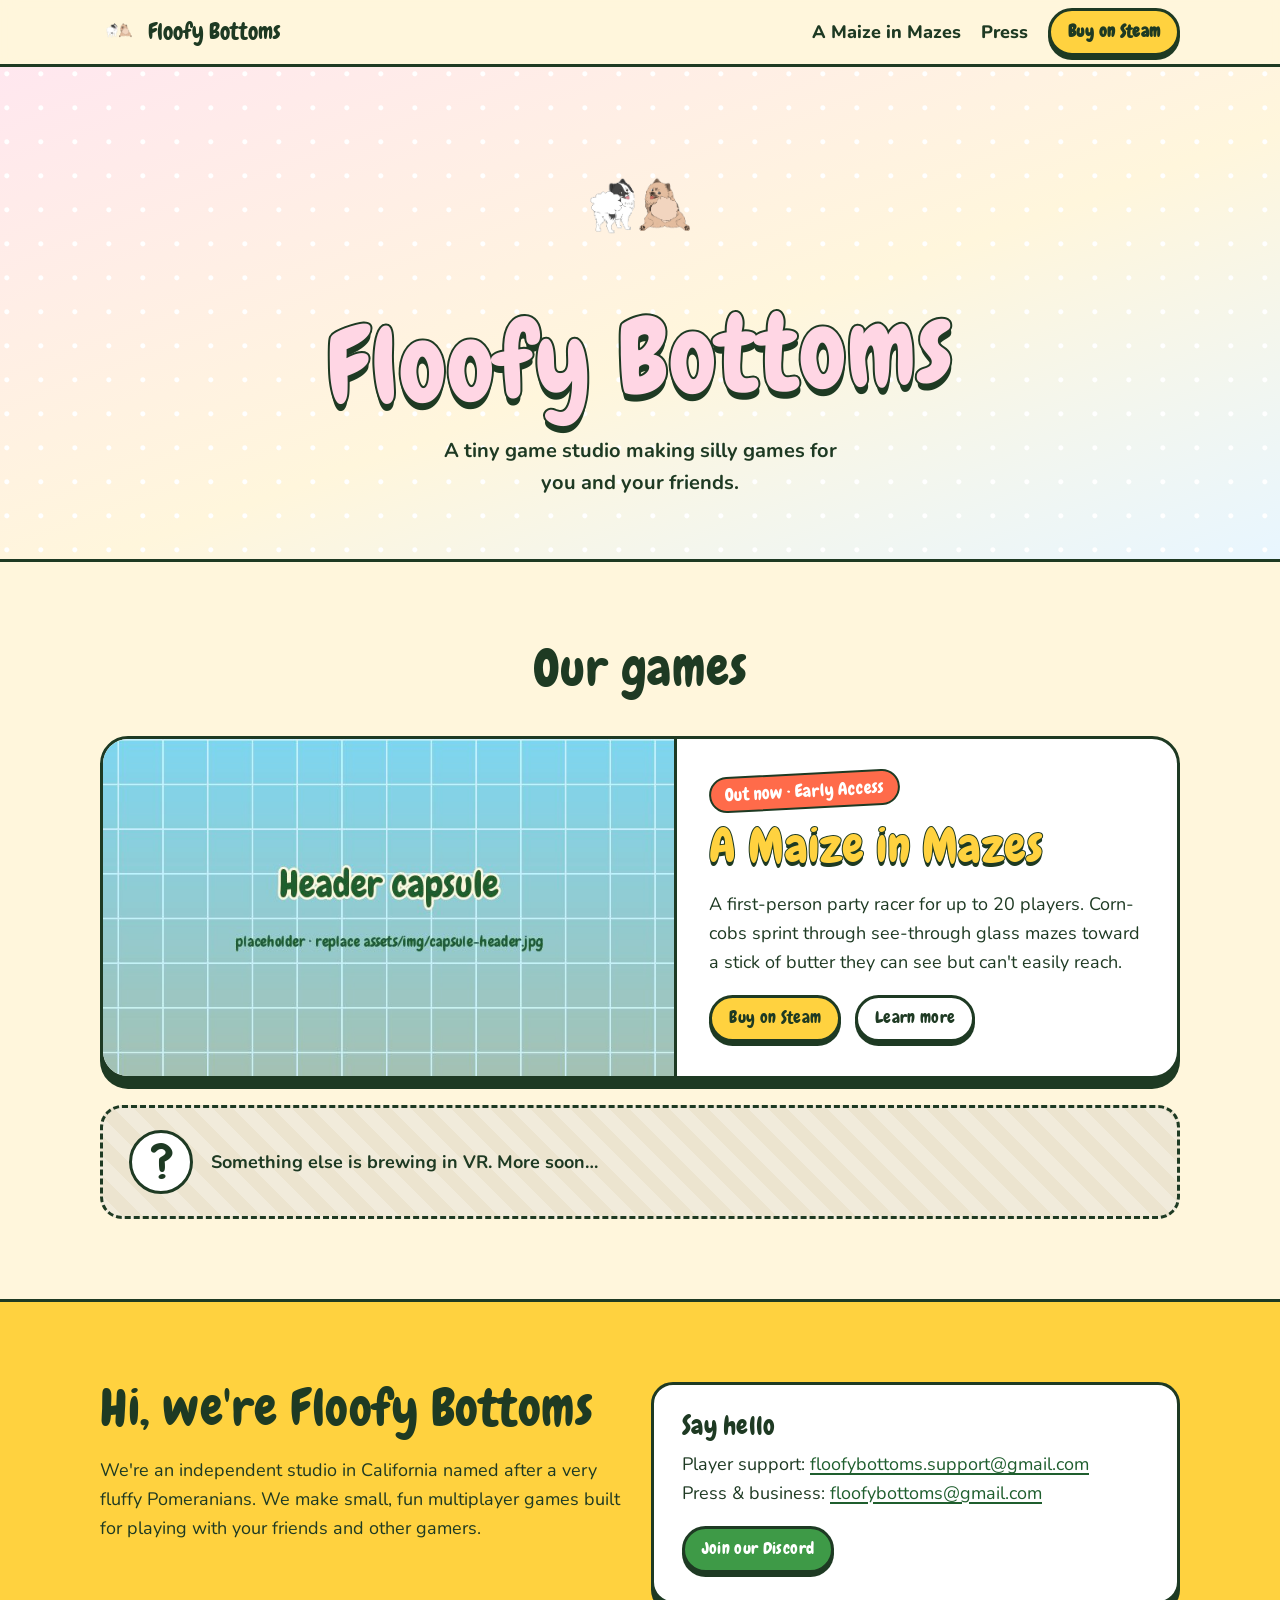
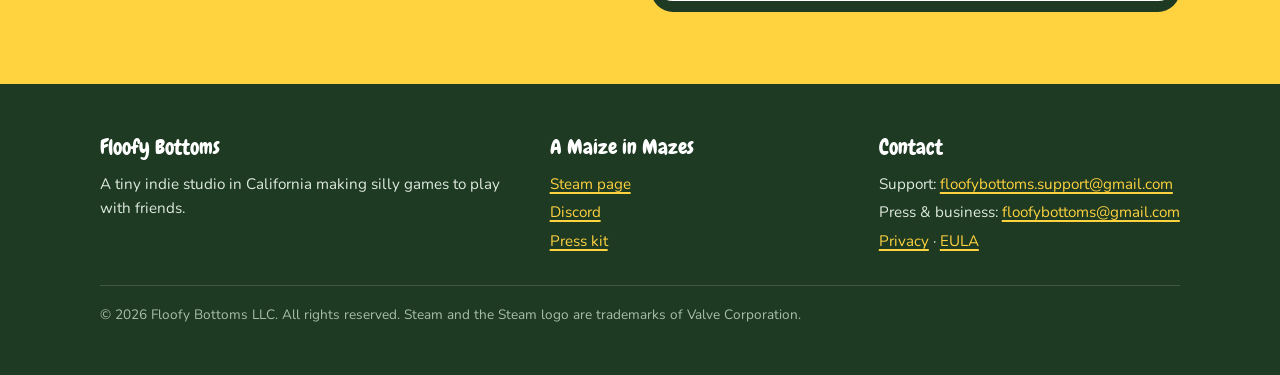
<file: index.html>
<!doctype html>
<html lang="en">
<head>
  <meta charset="utf-8">
  <meta name="viewport" content="width=device-width, initial-scale=1">
  <title>Floofy Bottoms: silly games for you and your friends</title>
  <meta name="description" content="Floofy Bottoms is a tiny indie game studio in California. Our first game, A Maize in Mazes, hits Steam Early Access on Nov 6, 2026.">
  <link rel="icon" href="/assets/img/favicon.svg" type="image/svg+xml">
  <meta property="og:site_name" content="Floofy Bottoms">
  <meta property="og:title" content="Floofy Bottoms: silly games for you and your friends">
  <meta property="og:description" content="Floofy Bottoms is a tiny indie game studio in California. Our first game, A Maize in Mazes, hits Steam Early Access on Nov 6, 2026.">
  <meta property="og:image" content="https://floofybottoms.com/assets/img/og-image.jpg">
  <meta name="twitter:card" content="summary_large_image">
  <link rel="preload" href="/assets/fonts/chewy.woff2" as="font" type="font/woff2" crossorigin>
  <link rel="stylesheet" href="/assets/css/style.css">
</head>
<body>
  <a class="skip" href="#main">Skip to content</a>
  <header class="nav">
    <div class="wrap">
      <a class="brand" href="/"><img src="/assets/img/pom-placeholder.svg" alt=""><span>Floofy Bottoms</span></a>
      <nav class="nav-links" aria-label="Main">
        <a href="/a-maize-in-mazes/">A Maize in Mazes</a>
        <a href="/a-maize-in-mazes/press/">Press</a>
        <a class="btn btn-small" data-steam href="https://store.steampowered.com/app/5151180/" data-pre="Wishlist" data-post="Buy on Steam">Wishlist</a>
      </nav>
    </div>
  </header>
  <main id="main">
    <section class="studio-hero">
      <div class="wrap">
        <img class="poms" src="/assets/img/pom-placeholder.svg" alt="Floofy Bottoms Pomeranian">
        <h1 class="wordmark">Floofy Bottoms</h1>
        <p>A tiny game studio making silly games for you and your friends.</p>
      </div>
    </section>

    <section aria-labelledby="games-h">
      <div class="wrap">
        <div class="section-head"><h2 id="games-h">Our games</h2></div>
        <article class="game-feature">
          <a class="art" href="/a-maize-in-mazes/"><img src="/assets/img/capsule-header.jpg" alt="A Maize in Mazes key art"></a>
          <div class="body">
            <span class="kicker only-pre">Nov 6, 2026 &middot; Early Access</span>
            <span class="kicker only-post">Out now &middot; Early Access</span>
            <h2>A Maize in Mazes</h2>
            <p>A first-person party racer for up to 20 players. Corn-cobs sprint through see-through glass mazes toward a stick of butter they can see but can't easily reach.</p>
            <div class="btn-row">
              <a class="btn btn-small" data-steam href="https://store.steampowered.com/app/5151180/" data-pre="Wishlist on Steam" data-post="Buy on Steam">Wishlist on Steam</a>
              <a class="btn btn-small btn-white" href="/a-maize-in-mazes/">Learn more</a>
            </div>
          </div>
        </article>
        <div class="teaser">
          <div class="q" aria-hidden="true">?</div>
          <p>Something else is brewing in VR. More soon&hellip;</p>
        </div>
      </div>
    </section>

    <section class="band-butter" aria-labelledby="about-h">
      <div class="wrap cards-2">
        <div>
          <h2 id="about-h">Hi, we're Floofy Bottoms</h2>
          <p>We're an independent studio in California named after a very fluffy Pomeranians. We make small, fun multiplayer games built for playing with your friends and other gamers.</p>
        </div>
        <div class="card">
          <h3>Say hello</h3>
          <p>Player support: <a href="mailto:floofybottoms.support@gmail.com">floofybottoms.support@gmail.com</a><br>
          Press &amp; business: <a href="mailto:floofybottoms@gmail.com">floofybottoms@gmail.com</a></p>
          <a class="btn btn-green btn-small" href="/discord">Join our Discord</a>
        </div>
      </div>
    </section>
  </main>

  <footer class="footer">
    <div class="wrap">
      <div>
        <h4>Floofy Bottoms</h4>
        <p>A tiny indie studio in California making silly games to play with friends.</p>
      </div>
      <div>
        <h4>A Maize in Mazes</h4>
        <ul>
          <li><a data-steam href="https://store.steampowered.com/app/5151180/">Steam page</a></li>
          <li><a href="/discord">Discord</a></li>
          <li><a href="/a-maize-in-mazes/press/">Press kit</a></li>
        </ul>
      </div>
      <div>
        <h4>Contact</h4>
        <ul>
          <li>Support: <a href="mailto:floofybottoms.support@gmail.com">floofybottoms.support@gmail.com</a></li>
          <li>Press &amp; business: <a href="mailto:floofybottoms@gmail.com">floofybottoms@gmail.com</a></li>
          <li><a href="/privacy/">Privacy</a> &middot; <a href="/eula/">EULA</a></li>
        </ul>
      </div>
      <p class="legal">&copy; <span data-year>2026</span> Floofy Bottoms LLC. All rights reserved. Steam and the Steam logo are trademarks of Valve Corporation.</p>
    </div>
  </footer>

  <script src="/assets/js/site.js"></script>
</body>
</html>
</file>
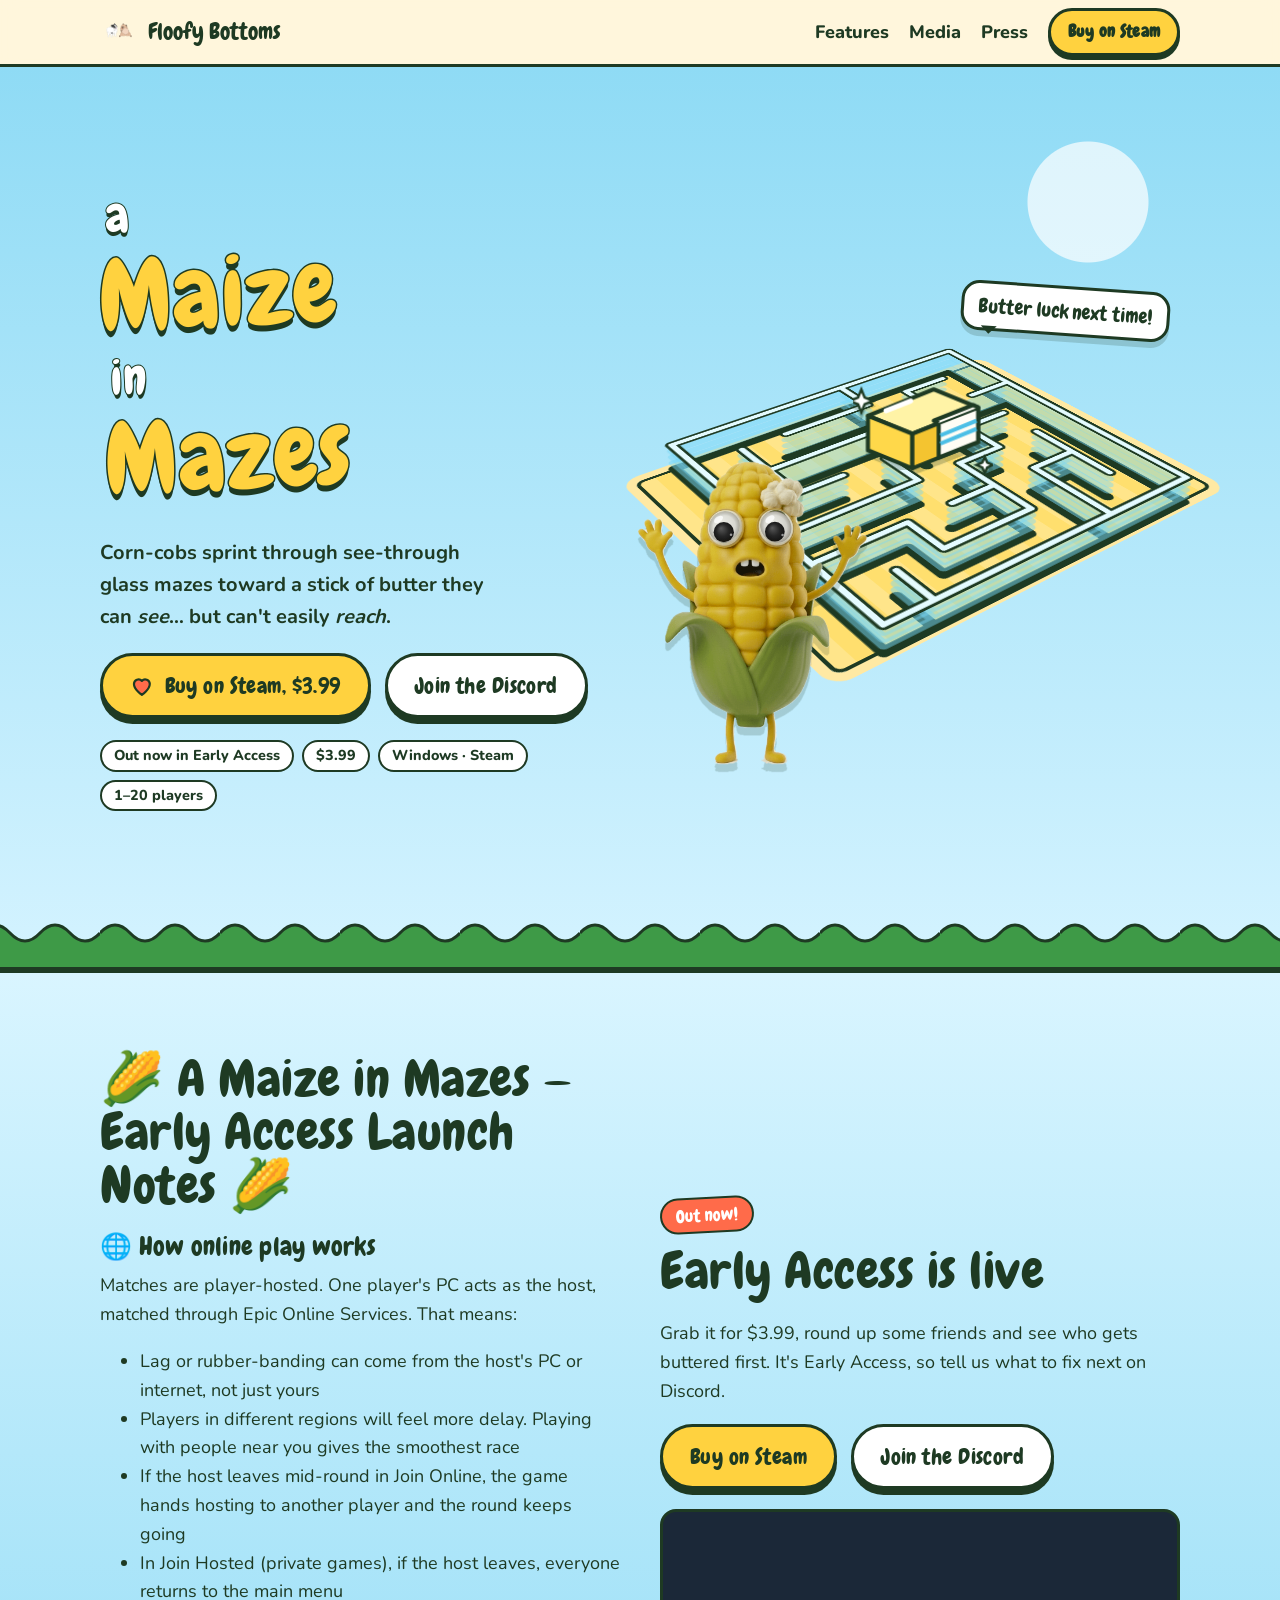
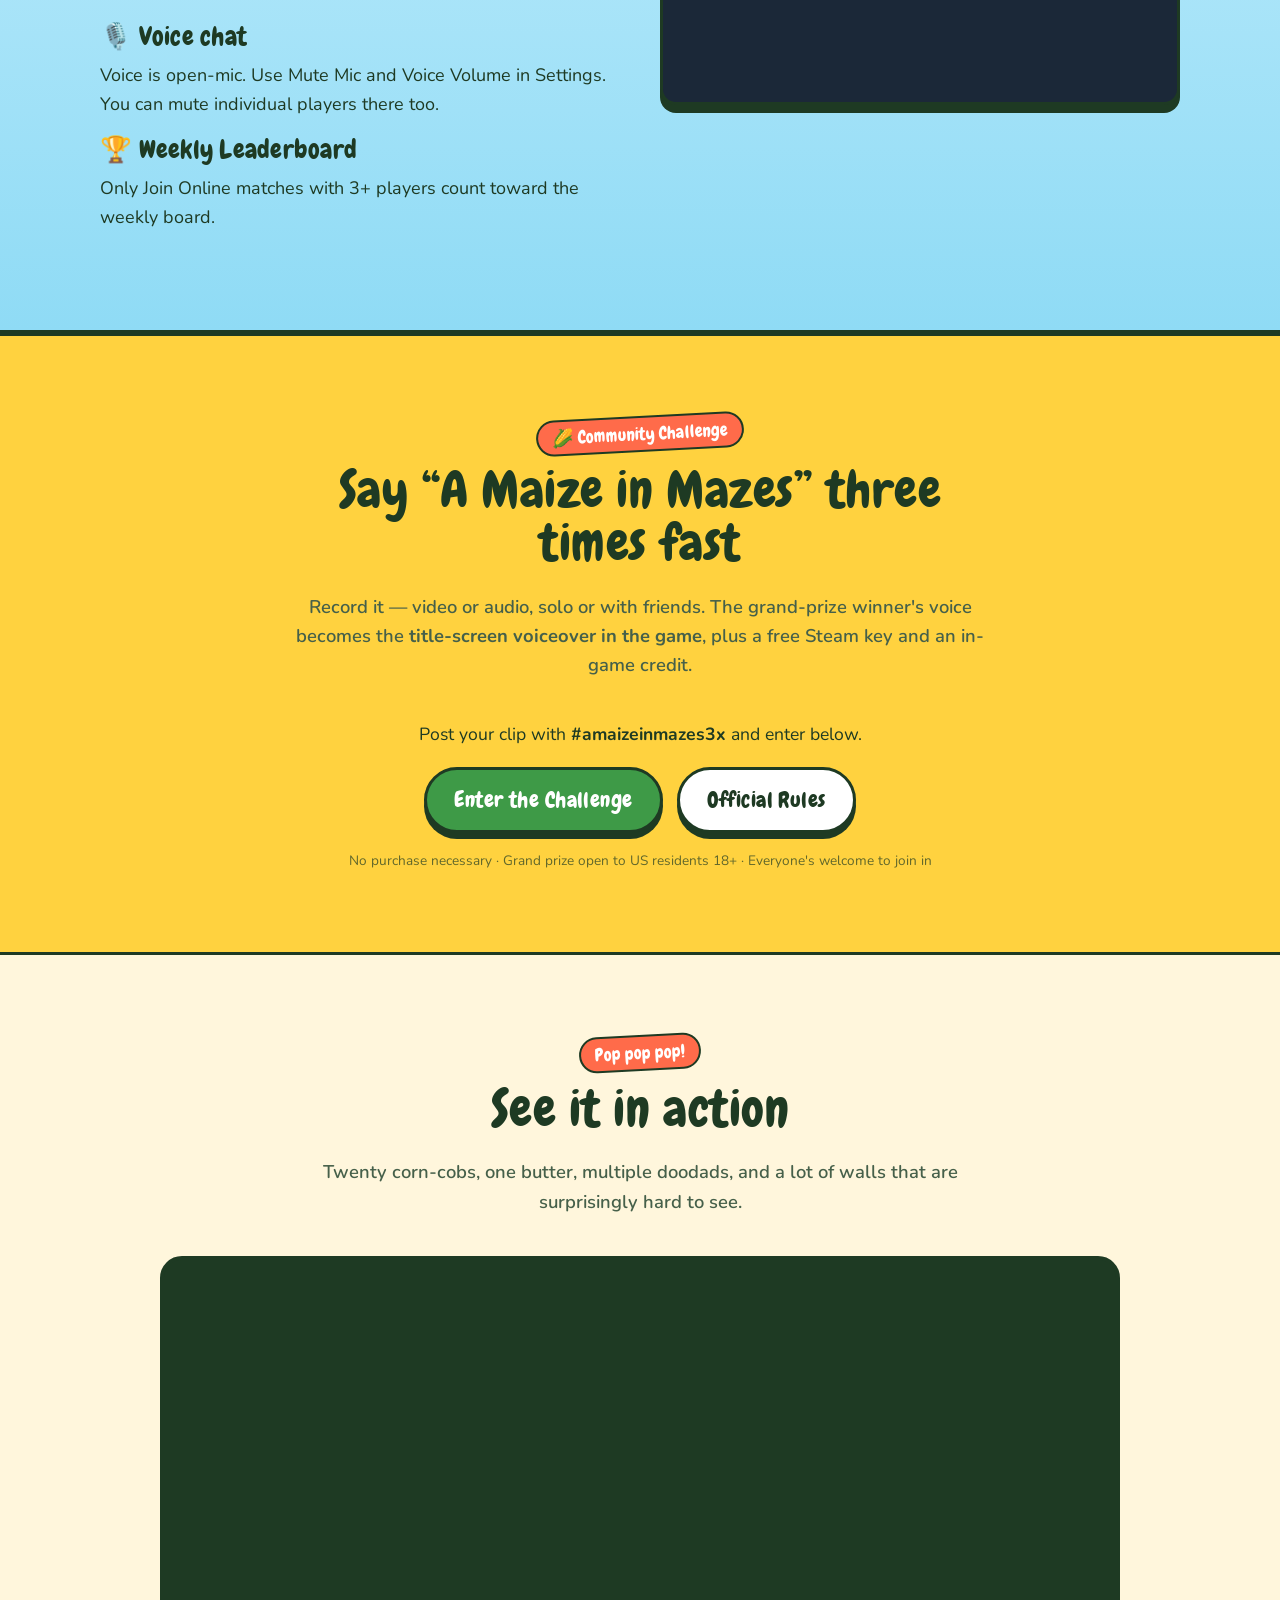
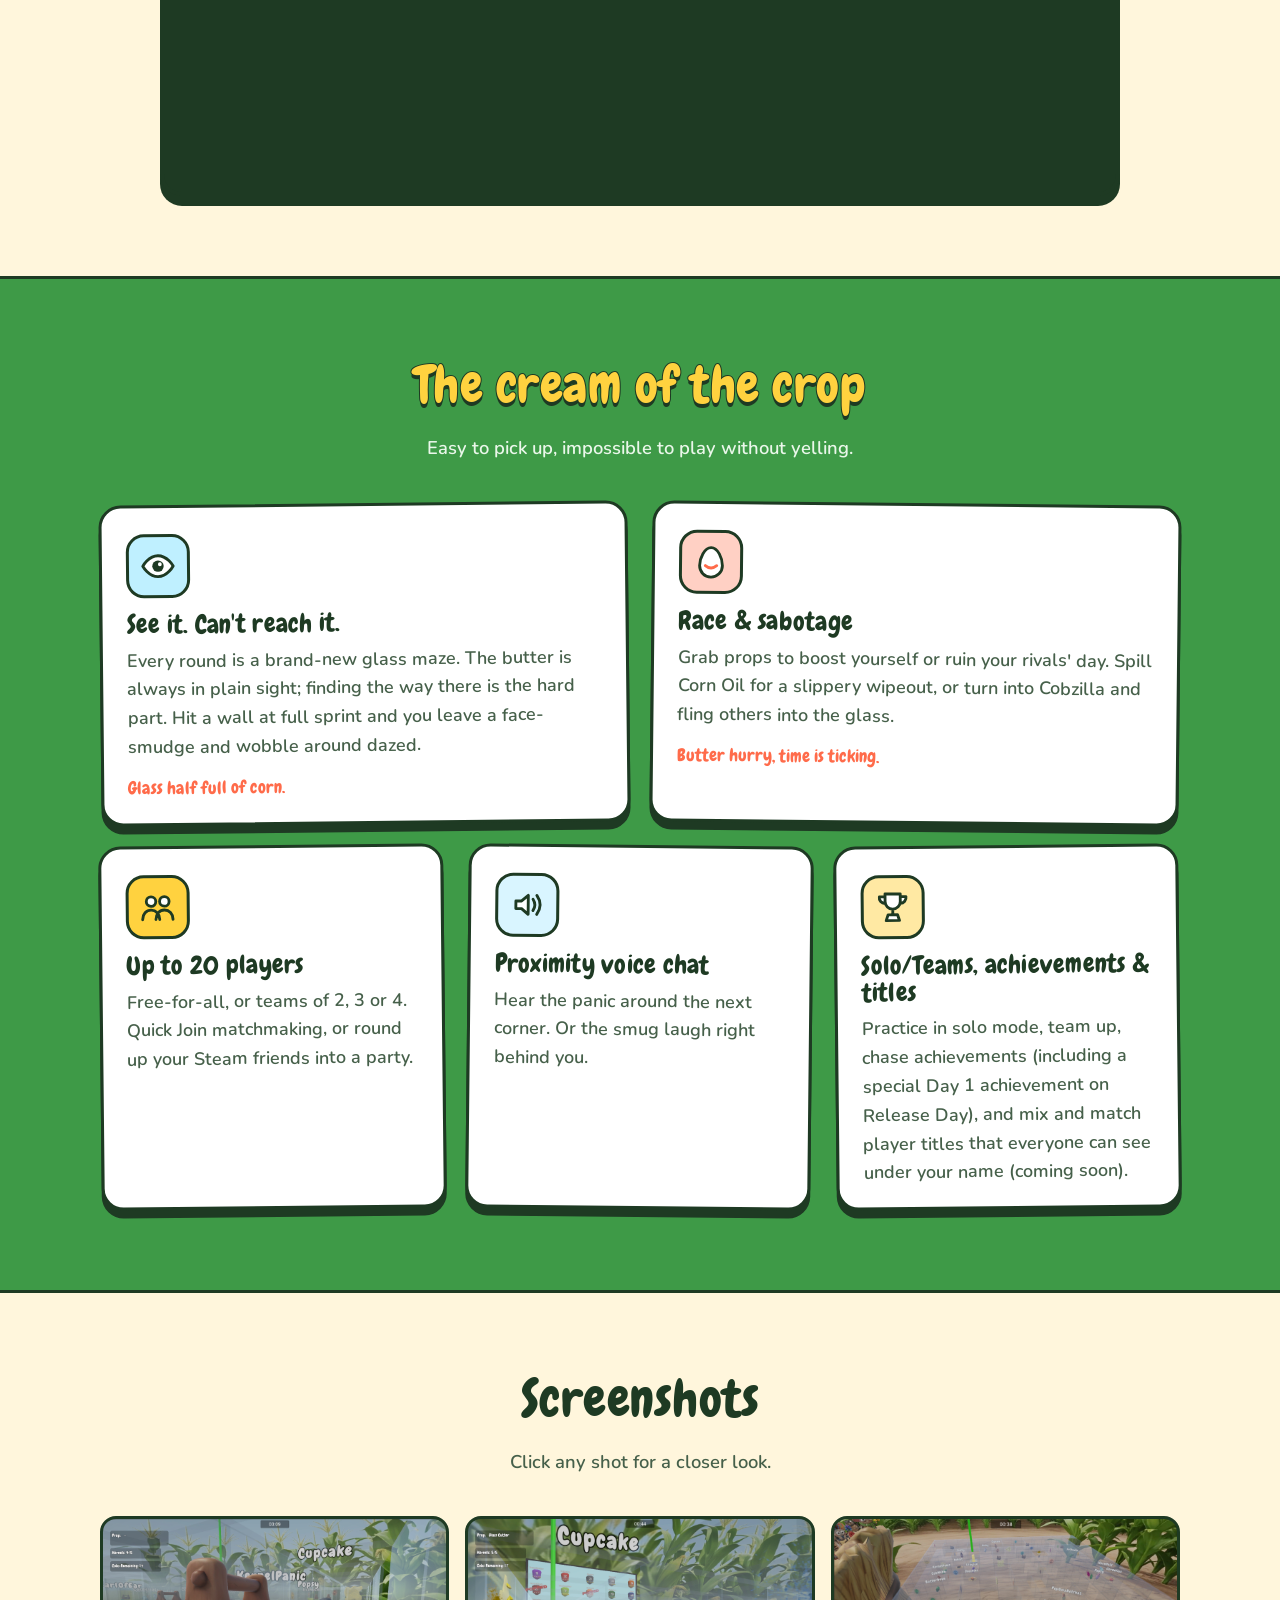
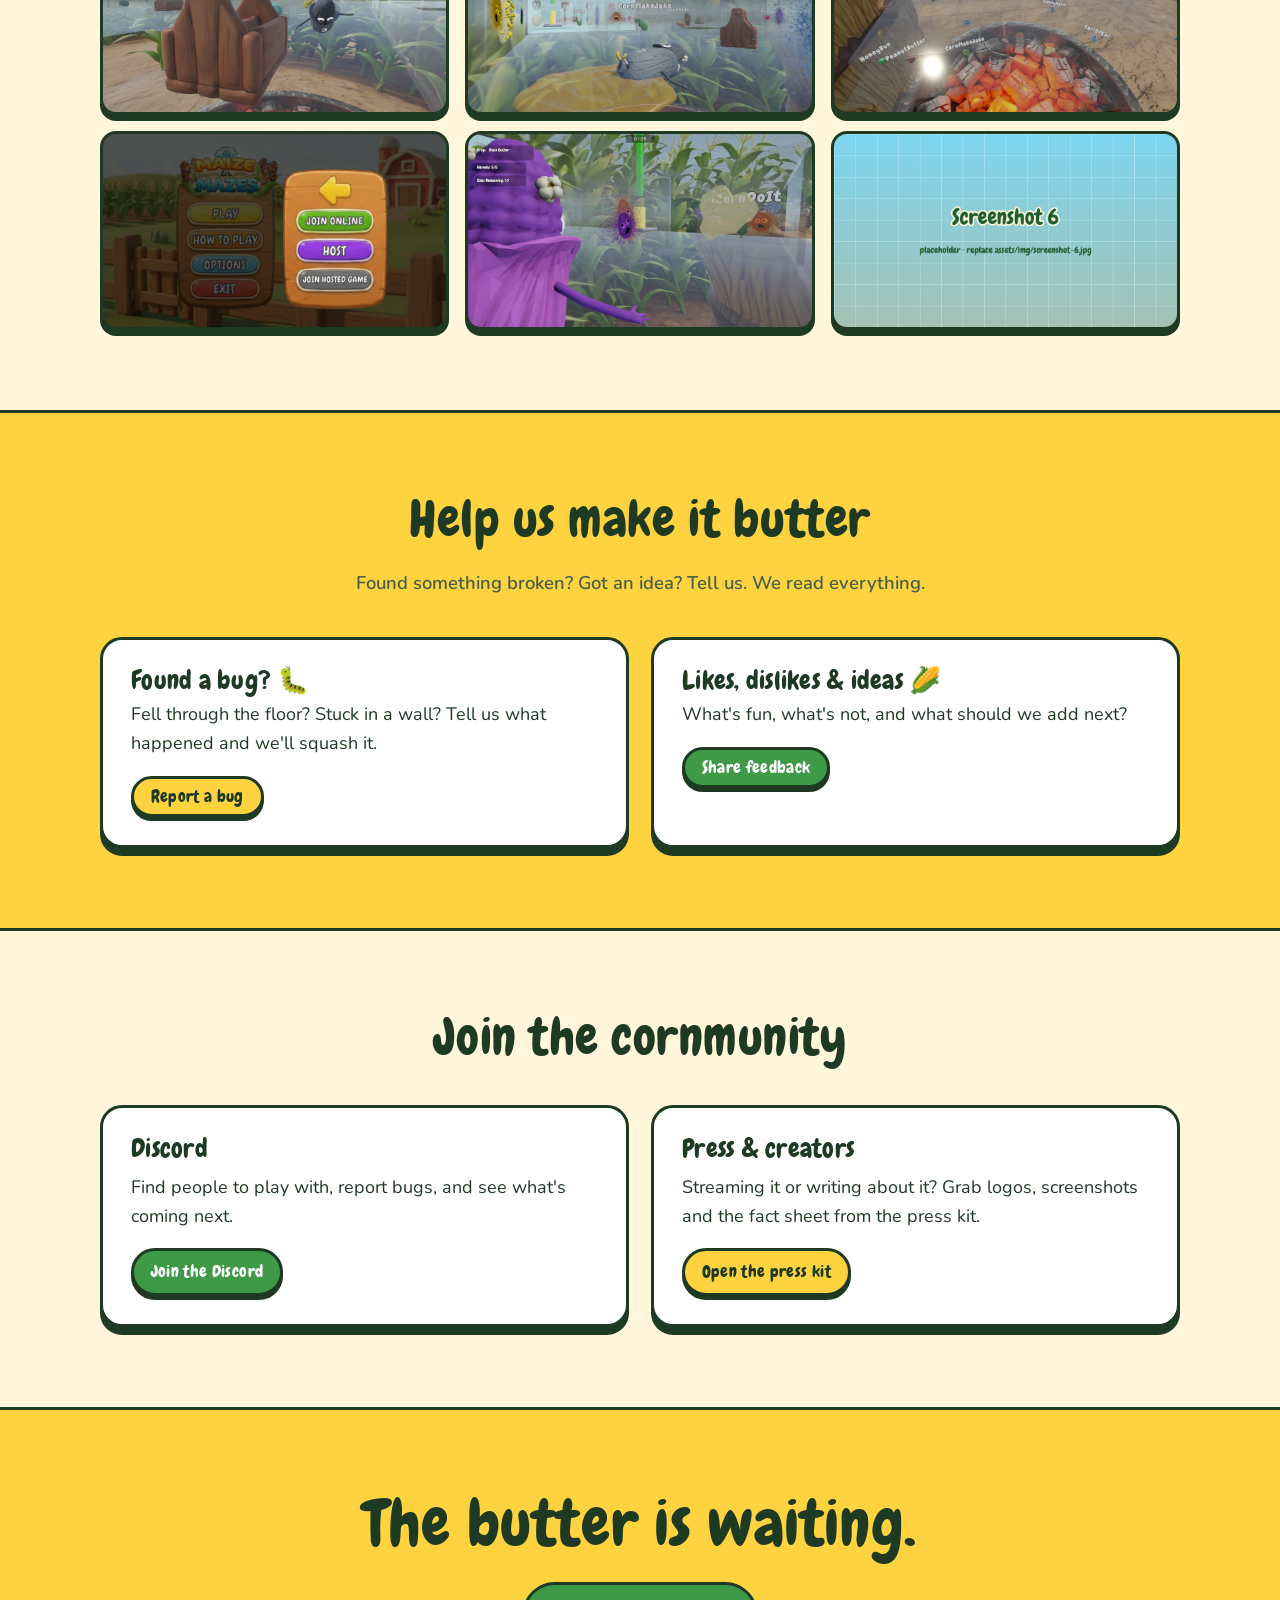
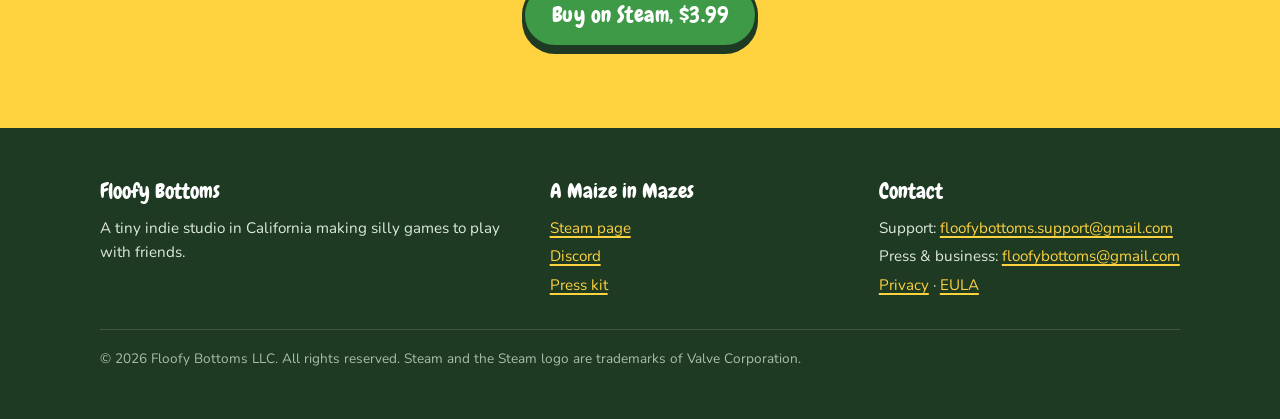
<file: a-maize-in-mazes/index.html>
<!doctype html>
<html lang="en">
<head>
  <meta charset="utf-8">
  <meta name="viewport" content="width=device-width, initial-scale=1">
  <title>A Maize in Mazes: a corn-cob party racer on Steam</title>
  <meta name="description" content="A first-person multiplayer party racer for up to 20 players. Corn-cob characters sprint through see-through glass mazes toward a stick of butter they can see but can't easily reach. Early Access on Steam, Nov 6, 2026.">
  <link rel="canonical" href="https://floofybottoms.com/a-maize-in-mazes/">
  <link rel="icon" href="/assets/img/favicon.svg" type="image/svg+xml">
  <meta name="theme-color" content="#8fdbf5">
  <meta property="og:type" content="website">
  <meta property="og:site_name" content="Floofy Bottoms">
  <meta property="og:title" content="A Maize in Mazes: Wishlist on Steam">
  <meta property="og:description" content="Corn-cobs. Glass mazes. One stick of butter. Up to 20 players race, sabotage and smack face-first into walls. Early Access Nov 6, 2026.">
  <meta property="og:url" content="https://floofybottoms.com/a-maize-in-mazes/">
  <meta property="og:image" content="https://floofybottoms.com/assets/img/og-image.jpg">
  <meta name="twitter:card" content="summary_large_image">
  <link rel="preload" href="/assets/fonts/chewy.woff2" as="font" type="font/woff2" crossorigin>
  <link rel="stylesheet" href="/assets/css/style.css">
  <link rel="stylesheet" href="/assets/css/forms.css">
  <script type="application/ld+json">
  {"@context":"https://schema.org","@type":"VideoGame","name":"A Maize in Mazes","url":"https://floofybottoms.com/a-maize-in-mazes/","gamePlatform":"PC (Windows)","applicationCategory":"Game","genre":["Party","Racing","Multiplayer"],"numberOfPlayers":{"@type":"QuantitativeValue","minValue":1,"maxValue":20},"author":{"@type":"Organization","name":"Floofy Bottoms LLC","url":"https://floofybottoms.com/"},"publisher":{"@type":"Organization","name":"Floofy Bottoms LLC"},"datePublished":"2026-11-06","offers":{"@type":"Offer","price":"3.99","priceCurrency":"USD","url":"https://store.steampowered.com/app/5151180/"}}
  </script>
</head>
<body>
  <a class="skip" href="#main">Skip to content</a>

  <header class="nav">
    <div class="wrap">
      <a class="brand" href="/"><img src="/assets/img/pom-placeholder.svg" alt=""><span>Floofy Bottoms</span></a>
      <nav class="nav-links" aria-label="Main">
        <a href="#features">Features</a>
        <a href="#media">Media</a>
        <a href="/a-maize-in-mazes/press/">Press</a>
        <a class="btn btn-small" data-steam href="https://store.steampowered.com/app/5151180/" data-pre="Wishlist" data-post="Buy on Steam">Wishlist</a>
      </nav>
    </div>
  </header>

  <main id="main">
    <!-- ================= HERO ================= -->
    <section class="hero" aria-labelledby="title">
      <div class="wrap">
        <div>
          <h1 class="hero-title" id="title"><small>a</small>Maize<small>in</small>Mazes</h1>
          <p class="hero-hook">Corn-cobs sprint through <strong>see-through glass mazes</strong> toward a stick of butter they can <em>see</em>&hellip; but can't easily <em>reach</em>.</p>
          <div class="btn-row">
            <a class="btn" data-steam href="https://store.steampowered.com/app/5151180/">
              <svg viewBox="0 0 24 24" aria-hidden="true"><path d="M12 21s-8-5.2-8-11a4.6 4.6 0 0 1 8-3 4.6 4.6 0 0 1 8 3c0 5.8-8 11-8 11z" fill="#ff6b4a" stroke="#1e3a23" stroke-width="2.2" stroke-linejoin="round"/></svg>
              <span data-pre="Wishlist on Steam" data-post="Buy on Steam, {price}">Wishlist on Steam</span>
            </a>
            <a class="btn btn-white only-post" href="/discord">Join the Discord</a>
          </div>
          <ul class="hero-meta" aria-label="Game facts">
            <li class="only-pre">Early Access &middot; Nov 6, 2026</li>
            <li class="only-post">Out now in Early Access</li>
            <li>$3.99</li>
            <li>Windows &middot; Steam</li>
            <li>1&ndash;20 players</li>
          </ul>
        </div>

        <div class="diorama" aria-hidden="true">
          <span class="speech">Butter luck next time!</span>
          <div class="maze-stage">
            <div class="maze-tilt">
              <div class="maze-floor"></div>
              <svg class="maze-layer z0" viewBox="0 0 280 280" aria-hidden="true"><path d="M0 0h40M0 160h40M0 200h40M40 0h40M40 80h40M40 120h40M40 160h40M40 200h40M80 0h40M80 40h40M80 80h40M80 160h40M80 240h40M120 0h40M120 40h40M120 80h40M120 200h40M120 240h40M160 0h40M160 80h40M160 160h40M200 0h40M200 40h40M200 120h40M200 200h40M240 0h40M240 80h40M0 0v40M0 40v40M0 80v40M0 120v40M0 160v40M0 200v40M0 240v40M40 40v40M40 80v40M40 240v40M80 200v40M120 120v40M160 0v40M160 80v40M160 160v40M160 200v40M200 40v40M200 80v40M200 120v40M200 200v40M200 240v40M240 160v40M240 200v40M0 280h280M280 0v280" stroke="#1e3a23" stroke-width="10"/></svg>
            <svg class="maze-layer z1" viewBox="0 0 280 280" aria-hidden="true"><path d="M0 0h40M0 160h40M0 200h40M40 0h40M40 80h40M40 120h40M40 160h40M40 200h40M80 0h40M80 40h40M80 80h40M80 160h40M80 240h40M120 0h40M120 40h40M120 80h40M120 200h40M120 240h40M160 0h40M160 80h40M160 160h40M200 0h40M200 40h40M200 120h40M200 200h40M240 0h40M240 80h40M0 0v40M0 40v40M0 80v40M0 120v40M0 160v40M0 200v40M0 240v40M40 40v40M40 80v40M40 240v40M80 200v40M120 120v40M160 0v40M160 80v40M160 160v40M160 200v40M200 40v40M200 80v40M200 120v40M200 200v40M200 240v40M240 160v40M240 200v40M0 280h280M280 0v280" stroke="rgba(120,215,245,.5)" stroke-width="8"/></svg>
            <svg class="maze-layer z2" viewBox="0 0 280 280" aria-hidden="true"><path d="M0 0h40M0 160h40M0 200h40M40 0h40M40 80h40M40 120h40M40 160h40M40 200h40M80 0h40M80 40h40M80 80h40M80 160h40M80 240h40M120 0h40M120 40h40M120 80h40M120 200h40M120 240h40M160 0h40M160 80h40M160 160h40M200 0h40M200 40h40M200 120h40M200 200h40M240 0h40M240 80h40M0 0v40M0 40v40M0 80v40M0 120v40M0 160v40M0 200v40M0 240v40M40 40v40M40 80v40M40 240v40M80 200v40M120 120v40M160 0v40M160 80v40M160 160v40M160 200v40M200 40v40M200 80v40M200 120v40M200 200v40M200 240v40M240 160v40M240 200v40M0 280h280M280 0v280" stroke="rgba(120,215,245,.45)" stroke-width="8"/></svg>
            <svg class="maze-layer z3" viewBox="0 0 280 280" aria-hidden="true"><path d="M0 0h40M0 160h40M0 200h40M40 0h40M40 80h40M40 120h40M40 160h40M40 200h40M80 0h40M80 40h40M80 80h40M80 160h40M80 240h40M120 0h40M120 40h40M120 80h40M120 200h40M120 240h40M160 0h40M160 80h40M160 160h40M200 0h40M200 40h40M200 120h40M200 200h40M240 0h40M240 80h40M0 0v40M0 40v40M0 80v40M0 120v40M0 160v40M0 200v40M0 240v40M40 40v40M40 80v40M40 240v40M80 200v40M120 120v40M160 0v40M160 80v40M160 160v40M160 200v40M200 40v40M200 80v40M200 120v40M200 200v40M200 240v40M240 160v40M240 200v40M0 280h280M280 0v280" stroke="rgba(120,215,245,.45)" stroke-width="8"/></svg>
            <svg class="maze-layer z4" viewBox="0 0 280 280" aria-hidden="true"><path d="M0 0h40M0 160h40M0 200h40M40 0h40M40 80h40M40 120h40M40 160h40M40 200h40M80 0h40M80 40h40M80 80h40M80 160h40M80 240h40M120 0h40M120 40h40M120 80h40M120 200h40M120 240h40M160 0h40M160 80h40M160 160h40M200 0h40M200 40h40M200 120h40M200 200h40M240 0h40M240 80h40M0 0v40M0 40v40M0 80v40M0 120v40M0 160v40M0 200v40M0 240v40M40 40v40M40 80v40M40 240v40M80 200v40M120 120v40M160 0v40M160 80v40M160 160v40M160 200v40M200 40v40M200 80v40M200 120v40M200 200v40M200 240v40M240 160v40M240 200v40M0 280h280M280 0v280" stroke="#1e3a23" stroke-width="10"/><path d="M0 0h40M0 160h40M0 200h40M40 0h40M40 80h40M40 120h40M40 160h40M40 200h40M80 0h40M80 40h40M80 80h40M80 160h40M80 240h40M120 0h40M120 40h40M120 80h40M120 200h40M120 240h40M160 0h40M160 80h40M160 160h40M200 0h40M200 40h40M200 120h40M200 200h40M240 0h40M240 80h40M0 0v40M0 40v40M0 80v40M0 120v40M0 160v40M0 200v40M0 240v40M40 40v40M40 80v40M40 240v40M80 200v40M120 120v40M160 0v40M160 80v40M160 160v40M160 200v40M200 40v40M200 80v40M200 120v40M200 200v40M200 240v40M240 160v40M240 200v40M0 280h280M280 0v280" stroke="#e4fbff" stroke-width="5"/></svg>

              <div class="butter-bb"><img src="/assets/img/butter.svg" alt=""></div>
            </div>
          </div>
          <div class="mascot" aria-hidden="true">
            <img src="/assets/img/mascot-body.png" alt="" width="409" height="535">
            <svg class="mascot-eyes" viewBox="0 0 409 535">
              <defs>
                <radialGradient id="pupilGrad" cx=".5" cy=".5" r=".55" fx=".36" fy=".3"><stop offset="0" stop-color="#5a5a5a"/><stop offset=".55" stop-color="#262626"/><stop offset="1" stop-color="#111"/></radialGradient>
                <radialGradient id="domeGrad" cx=".5" cy=".5" r=".5"><stop offset=".7" stop-color="#000" stop-opacity="0"/><stop offset="1" stop-color="#3a2a00" stop-opacity=".22"/></radialGradient>
      <clipPath id="clipL"><ellipse cx="155.8" cy="118.6" rx="26.0" ry="27.9" transform="rotate(43.4 155.8 118.6)"/></clipPath>
      <clipPath id="clipR"><ellipse cx="244.7" cy="118.6" rx="26.2" ry="28.8" transform="rotate(140.2 244.7 118.6)"/></clipPath>
              </defs>
    <g clip-path="url(#clipL)">
      <circle class="pupil" data-mode="track" data-cx="155.8" data-cy="118.6" data-reach="8.0" cx="155.0" cy="128.0" r="17.5" fill="url(#pupilGrad)"/>
      <ellipse cx="155.8" cy="118.6" rx="26.0" ry="27.9" transform="rotate(43.4 155.8 118.6)" fill="url(#domeGrad)"/>
      <ellipse cx="145.9" cy="106.0" rx="8.8" ry="5.0" transform="rotate(-35 145.9 106.0)" fill="#fff" opacity=".75"/>
      <circle cx="167.5" cy="132.5" r="2.2" fill="#fff" opacity=".55"/>
    </g>
    <g clip-path="url(#clipR)">
      <circle class="pupil" data-mode="wild" data-cx="244.7" data-cy="118.6" data-reach="8.7" cx="246.2" cy="104.8" r="17.0" fill="url(#pupilGrad)"/>
      <ellipse cx="244.7" cy="118.6" rx="26.2" ry="28.8" transform="rotate(140.2 244.7 118.6)" fill="url(#domeGrad)"/>
      <ellipse cx="234.7" cy="105.6" rx="8.9" ry="5.2" transform="rotate(-35 234.7 105.6)" fill="#fff" opacity=".75"/>
      <circle cx="256.5" cy="133.0" r="2.2" fill="#fff" opacity=".55"/>
    </g>
            </svg>
          </div>
        </div>
      </div>
    </section>

    <!-- ================= STEAM / EARLY ACCESS LAUNCH NOTES ================= -->
    <section class="band-sky" id="playtest" aria-labelledby="pt-h">
      <div class="wrap split">
        <div class="ea-notes">
          <h2 id="pt-h">🌽 A Maize in Mazes — Early Access Launch Notes 🌽</h2>

          <h3>🌐 How online play works</h3>
          <p>Matches are player-hosted. One player's PC acts as the host, matched through Epic Online Services. That means:</p>
          <ul>
            <li>Lag or rubber-banding can come from the host's PC or internet, not just yours</li>
            <li>Players in different regions will feel more delay. Playing with people near you gives the smoothest race</li>
            <li>If the host leaves mid-round in Join Online, the game hands hosting to another player and the round keeps going</li>
            <li>In Join Hosted (private games), if the host leaves, everyone returns to the main menu</li>
          </ul>

          <h3>🎙️ Voice chat</h3>
          <p>Voice is open-mic. Use Mute Mic and Voice Volume in Settings. You can mute individual players there too.</p>

          <h3>🏆 Weekly Leaderboard</h3>
          <p>Only Join Online matches with 3+ players count toward the weekly board.</p>
        </div>

        <div class="ea-right" style="display:flex; flex-direction:column; gap:20px;">
          <div class="only-post">
            <span class="kicker">Out now!</span>
            <h2>Early Access is live</h2>
            <p>Grab it for $3.99, round up some friends and see who gets buttered first. It's Early Access, so tell us what to fix next on Discord.</p>
            <div class="btn-row">
              <a class="btn" data-steam href="https://store.steampowered.com/app/5151180/">Buy on Steam</a>
              <a class="btn btn-white" href="/discord">Join the Discord</a>
            </div>
          </div>
          <div class="steam-widget">
            <iframe src="https://store.steampowered.com/widget/5151180/" title="A Maize in Mazes on Steam" loading="lazy"></iframe>
          </div>
        </div>
      </div>
    </section>

    <!-- ================= CHALLENGE ================= -->
    <section class="band-butter" id="challenge" aria-labelledby="challenge-h">
      <div class="wrap">
        <div class="section-head">
          <span class="kicker">🌽 Community Challenge</span>
          <h2 id="challenge-h">Say &ldquo;A Maize in Mazes&rdquo; three times fast</h2>
          <p>Record it &mdash; video or audio, solo or with friends. The grand-prize winner's voice becomes the <strong>title-screen voiceover in the game</strong>, plus a free Steam key and an in-game credit.</p>
        </div>
        <div style="text-align:center;">
          <p style="font-size:1.1rem; margin:0 0 1.2rem;">Post your clip with <strong>#amaizeinmazes3x</strong> and enter below.</p>
          <div class="btn-row" style="justify-content:center;">
            <a class="btn btn-green" href="https://forms.gle/8BjeURe3zpGbwNCU9">Enter the Challenge</a>
            <a class="btn btn-white" href="/maize-challenge-rules/">Official Rules</a>
          </div>
          <p style="font-size:.85rem; opacity:.7; margin:1.1rem 0 0;">No purchase necessary &middot; Grand prize open to US residents 18+ &middot; Everyone's welcome to join in</p>
        </div>
      </div>
    </section>

    <!-- ================= TRAILER ================= -->
    <section id="media" aria-labelledby="trailer-h">
      <div class="wrap">
        <div class="section-head">
          <span class="kicker">Pop pop pop!</span>
          <h2 id="trailer-h">See it in action</h2>
          <p>Twenty corn-cobs, one butter, multiple doodads, and a lot of walls that are surprisingly hard to see.</p>
        </div>
        <div class="video-frame" data-trailer>
          <img src="/assets/img/gameplay-loop.jpg" alt="Gameplay of A Maize in Mazes: corn-cob racers inside a glass maze" loading="lazy">
          <span class="video-badge">Trailer coming soon!</span>
        </div>
      </div>
    </section>

    <!-- ================= FEATURES ================= -->
    <section id="features" class="band-green" aria-labelledby="features-h">
      <div class="wrap">
        <div class="section-head">
          <h2 id="features-h">The cream of the crop</h2>
          <p>Easy to pick up, impossible to play without yelling.</p>
        </div>
        <div class="features">
          <article class="feature">
            <div class="icon" style="background:#bff0ff"><svg viewBox="0 0 40 40" aria-hidden="true"><path d="M4 20s6-11 16-11 16 11 16 11-6 11-16 11S4 20 4 20z" fill="#fff" stroke="#1e3a23" stroke-width="3" stroke-linejoin="round"/><circle cx="20" cy="20" r="6" fill="#1e3a23"/><circle cx="22" cy="18" r="2" fill="#fff"/></svg></div>
            <h3>See it. Can't reach it.</h3>
            <p>Every round is a brand-new glass maze. The butter is always in plain sight; finding the way there is the hard part. Hit a wall at full sprint and you leave a face-smudge and wobble around dazed.</p>
            <span class="pun">Glass half full of corn.</span>
          </article>
          <article class="feature">
            <div class="icon" style="background:#ffd0c4"><svg viewBox="0 0 40 40" aria-hidden="true"><path d="M20 5c7 0 12 11 12 19a12 12 0 0 1-24 0C8 16 13 5 20 5z" fill="#fff" stroke="#1e3a23" stroke-width="3"/><path d="M14 24q6 5 12 0" fill="none" stroke="#ff6b4a" stroke-width="3" stroke-linecap="round"/></svg></div>
            <h3>Race &amp; sabotage</h3>
            <p>Grab props to boost yourself or ruin your rivals' day. Spill Corn Oil for a slippery wipeout, or turn into Cobzilla and fling others into the glass.</p>
            <span class="pun">Butter hurry, time is ticking.</span>
          </article>
          <article class="feature">
            <div class="icon"><svg viewBox="0 0 40 40" aria-hidden="true"><circle cx="13" cy="14" r="5" fill="#fff" stroke="#1e3a23" stroke-width="3"/><circle cx="27" cy="14" r="5" fill="#fff" stroke="#1e3a23" stroke-width="3"/><path d="M4 33c0-6 4-10 9-10s9 4 9 10M18 33c0-6 4-10 9-10s9 4 9 10" fill="none" stroke="#1e3a23" stroke-width="3" stroke-linecap="round"/></svg></div>
            <h3>Up to 20 players</h3>
            <p>Free-for-all, or teams of 2, 3 or 4. Quick Join matchmaking, or round up your Steam friends into a party.</p>
          </article>
          <article class="feature">
            <div class="icon" style="background:#d9f5ff"><svg viewBox="0 0 40 40" aria-hidden="true"><path d="M8 16h6l7-6v20l-7-6H8z" fill="#fff" stroke="#1e3a23" stroke-width="3" stroke-linejoin="round"/><path d="M26 14q4 6 0 12M30 10q7 10 0 20" fill="none" stroke="#1e3a23" stroke-width="3" stroke-linecap="round"/></svg></div>
            <h3>Proximity voice chat</h3>
            <p>Hear the panic around the next corner. Or the smug laugh right behind you.</p>
          </article>
          <article class="feature">
            <div class="icon" style="background:#ffe9a3"><svg viewBox="0 0 40 40" aria-hidden="true"><path d="M12 6h16v8a8 8 0 0 1-16 0zM12 9H6a6 6 0 0 0 6 7M28 9h6a6 6 0 0 1-6 7M20 22v6M13 34h14l-2-6H15z" fill="#fff" stroke="#1e3a23" stroke-width="3" stroke-linejoin="round"/></svg></div>
            <h3>Solo/Teams, achievements &amp; titles</h3>
            <p>Practice in solo mode, team up, chase achievements (including a special Day 1 achievement on Release Day), and mix and match player titles that everyone can see under your name (coming soon).</p>
          </article>
        </div>
      </div>
    </section>

    <!-- ================= SCREENSHOTS ================= -->
    <section aria-labelledby="shots-h">
      <div class="wrap">
        <div class="section-head">
          <h2 id="shots-h">Screenshots</h2>
          <p>Click any shot for a closer look.</p>
        </div>
        <div class="gallery">
          <button type="button" data-full="/assets/img/screenshot-1.jpg"><img src="/assets/img/screenshot-1.jpg" alt="Screenshot 1 of A Maize in Mazes" loading="lazy"></button>
          <button type="button" data-full="/assets/img/screenshot-2.jpg"><img src="/assets/img/screenshot-2.jpg" alt="Screenshot 2 of A Maize in Mazes" loading="lazy"></button>
          <button type="button" data-full="/assets/img/screenshot-3.jpg"><img src="/assets/img/screenshot-3.jpg" alt="Screenshot 3 of A Maize in Mazes" loading="lazy"></button>
          <button type="button" data-full="/assets/img/screenshot-4.jpg"><img src="/assets/img/screenshot-4.jpg" alt="Screenshot 4 of A Maize in Mazes" loading="lazy"></button>
          <button type="button" data-full="/assets/img/screenshot-5.jpg"><img src="/assets/img/screenshot-5.jpg" alt="Screenshot 5 of A Maize in Mazes" loading="lazy"></button>
          <button type="button" data-full="/assets/img/screenshot-6.jpg"><img src="/assets/img/screenshot-6.jpg" alt="Screenshot 6 of A Maize in Mazes" loading="lazy"></button>
        </div>
      </div>
    </section>

    <!-- ================= BUGS & FEEDBACK ================= -->
    <section class="band-butter" id="feedback" aria-labelledby="fb-h">
      <div class="wrap">
        <div class="section-head">
          <h2 id="fb-h">Help us make it butter</h2>
          <p>Found something broken? Got an idea? Tell us. We read everything.</p>
        </div>
        <div class="form-cta">
          <div class="card">
            <h3>Found a bug? 🐛</h3>
            <p>Fell through the floor? Stuck in a wall? Tell us what happened and we'll squash it.</p>
            <button class="btn btn-small" type="button" data-open-form="bug">Report a bug</button>
          </div>
          <div class="card">
            <h3>Likes, dislikes &amp; ideas 🌽</h3>
            <p>What's fun, what's not, and what should we add next?</p>
            <button class="btn btn-small btn-green" type="button" data-open-form="feedback">Share feedback</button>
          </div>
        </div>
      </div>

      <!-- Bug report form -->
      <dialog class="form-dialog" data-form="bug" aria-labelledby="bug-h">
        <div class="form-inner">
          <button class="form-close" type="button" data-close aria-label="Close">✕</button>
          <span class="kicker">Bug report</span>
          <h3 id="bug-h">Found a bug? 🐛</h3>
          <p class="sub">Tell us what broke and we'll squash it.</p>
          <form class="f">
            <label for="bug-what">What happened?</label>
            <textarea id="bug-what" name="what_happened" required placeholder="I fell through the floor near the butter..."></textarea>

            <label for="bug-steps">Steps to make it happen again <span class="hint">(optional)</span></label>
            <textarea id="bug-steps" name="steps" placeholder="1. Start a free-for-all round&#10;2. ..."></textarea>

            <div class="row">
              <div>
                <label for="bug-mode">Game mode</label>
                <select id="bug-mode" name="game_mode">
                  <option>Free-for-all</option>
                  <option>Teams</option>
                  <option>Solo</option>
                  <option>Lobby / menus</option>
                  <option>Not sure</option>
                </select>
              </div>
              <div>
                <label for="bug-often">How often?</label>
                <select id="bug-often" name="how_often">
                  <option>Every time</option>
                  <option>Sometimes</option>
                  <option>Only once</option>
                </select>
              </div>
            </div>

            <div class="row">
              <div>
                <label for="bug-steam">Steam name <span class="hint">(optional)</span></label>
                <input id="bug-steam" type="text" name="steam_name" autocomplete="nickname">
              </div>
              <div>
                <label for="bug-email">Email <span class="hint">(optional, for follow-up)</span></label>
                <input id="bug-email" type="email" name="email" autocomplete="email" placeholder="you@example.com">
              </div>
            </div>

            <label for="bug-link">Screenshot or video link <span class="hint">(optional)</span></label>
            <input id="bug-link" type="url" name="media_link" placeholder="Paste a link (Steam screenshot, Imgur, YouTube)">

            <label class="agree"><input type="checkbox" name="agreed_to_feedback_terms" value="Yes" required> <span>I agree to the <a href="/feedback-terms/" target="_blank" rel="noopener">Feedback &amp; Ideas Terms</a>: anything I send can be used freely by Floofy Bottoms, with no payment or credit.</span></label>
            <label class="hp">Leave this empty <input type="checkbox" name="botcheck" tabindex="-1" autocomplete="off"></label>

            <div class="actions">
              <button class="btn" type="submit" data-label="Send bug report">Send bug report</button>
            </div>
            <p class="form-status" role="status"></p>
            <p class="form-note">Only "What happened?" is required. See our <a href="/privacy/">privacy policy</a>.</p>
          </form>
          <div class="form-thanks" hidden>
            <h3>Thanks! 🐛🔨</h3>
            <p>Your bug report is on its way. We'll get squashing.</p>
            <button class="btn btn-small btn-white" type="button" data-close>Close</button>
          </div>
        </div>
      </dialog>

      <!-- Likes / dislikes / ideas form -->
      <dialog class="form-dialog" data-form="feedback" aria-labelledby="idea-h">
        <div class="form-inner">
          <button class="form-close" type="button" data-close aria-label="Close">✕</button>
          <span class="kicker" style="background:var(--leaf)">Feedback</span>
          <h3 id="idea-h">Likes, dislikes &amp; ideas 🌽</h3>
          <p class="sub">What's fun? What's not? What should we add?</p>
          <form class="f">
            <fieldset>
              <legend>This is a&hellip;</legend>
              <div class="chips">
                <label><input type="radio" name="feedback_type" value="Like" checked><span>Like</span></label>
                <label><input type="radio" name="feedback_type" value="Dislike"><span>Dislike</span></label>
                <label><input type="radio" name="feedback_type" value="Idea"><span>Idea</span></label>
              </div>
            </fieldset>

            <label for="idea-msg">Tell us more</label>
            <textarea id="idea-msg" name="message" required style="min-height:160px" placeholder="More sabotage props! Maybe a popcorn bomb?"></textarea>

            <div class="row">
              <div>
                <label for="idea-steam">Steam name <span class="hint">(optional)</span></label>
                <input id="idea-steam" type="text" name="steam_name" autocomplete="nickname">
              </div>
              <div>
                <label for="idea-email">Email <span class="hint">(optional)</span></label>
                <input id="idea-email" type="email" name="email" autocomplete="email" placeholder="you@example.com">
              </div>
            </div>

            <label class="agree"><input type="checkbox" name="agreed_to_feedback_terms" value="Yes" required> <span>I agree to the <a href="/feedback-terms/" target="_blank" rel="noopener">Feedback &amp; Ideas Terms</a>: anything I send can be used freely by Floofy Bottoms, with no payment or credit.</span></label>
            <label class="hp">Leave this empty <input type="checkbox" name="botcheck" tabindex="-1" autocomplete="off"></label>

            <div class="actions">
              <button class="btn btn-green" type="submit" data-label="Send feedback">Send feedback</button>
            </div>
            <p class="form-status" role="status"></p>
            <p class="form-note">See our <a href="/privacy/">privacy policy</a>.</p>
          </form>
          <div class="form-thanks" hidden>
            <h3>Thanks! 🌽</h3>
            <p>Got it. Every idea gets read, even the corny ones.</p>
            <button class="btn btn-small btn-white" type="button" data-close>Close</button>
          </div>
        </div>
      </dialog>
    </section>

    <!-- ================= COMMUNITY ================= -->
    <section aria-labelledby="comm-h">
      <div class="wrap">
        <div class="section-head">
          <h2 id="comm-h">Join the cornmunity</h2>
        </div>
        <div class="cards-2">
          <div class="card">
            <h3>Discord</h3>
            <p>Find people to play with, report bugs, and see what's coming next.</p>
            <a class="btn btn-green btn-small" href="/discord">Join the Discord</a>
          </div>
          <div class="card">
            <h3>Press &amp; creators</h3>
            <p>Streaming it or writing about it? Grab logos, screenshots and the fact sheet from the press kit.</p>
            <a class="btn btn-small" href="/a-maize-in-mazes/press/">Open the press kit</a>
          </div>
        </div>
      </div>
    </section>

    <!-- ================= FINAL CTA ================= -->
    <section class="band-butter final" aria-labelledby="final-h">
      <div class="wrap">
        <h2 id="final-h" data-pre="Don't get left on the cob." data-post="The butter is waiting.">Don't get left on the cob.</h2>
        <p class="only-pre"><strong>Early Access on Steam: November 6, 2026.</strong></p>
        <div class="btn-row">
          <a class="btn btn-green" data-steam href="https://store.steampowered.com/app/5151180/"><span data-pre="Wishlist on Steam" data-post="Buy on Steam, {price}">Wishlist on Steam</span></a>
        </div>
      </div>
    </section>
  </main>

  <footer class="footer">
    <div class="wrap">
      <div>
        <h4>Floofy Bottoms</h4>
        <p>A tiny indie studio in California making silly games to play with friends.</p>
      </div>
      <div>
        <h4>A Maize in Mazes</h4>
        <ul>
          <li><a data-steam href="https://store.steampowered.com/app/5151180/">Steam page</a></li>
          <li><a href="/discord">Discord</a></li>
          <li><a href="/a-maize-in-mazes/press/">Press kit</a></li>
        </ul>
      </div>
      <div>
        <h4>Contact</h4>
        <ul>
          <li>Support: <a href="mailto:floofybottoms.support@gmail.com">floofybottoms.support@gmail.com</a></li>
          <li>Press &amp; business: <a href="mailto:floofybottoms@gmail.com">floofybottoms@gmail.com</a></li>
          <li><a href="/privacy/">Privacy</a> &middot; <a href="/eula/">EULA</a></li>
        </ul>
      </div>
      <p class="legal">&copy; <span data-year>2026</span> Floofy Bottoms LLC. All rights reserved. Steam and the Steam logo are trademarks of Valve Corporation.</p>
    </div>
  </footer>


  <div class="lightbox" role="dialog" aria-modal="true" aria-label="Screenshot viewer">
    <button class="btn btn-small btn-white" type="button">Close</button>
    <img alt="">
  </div>

  <script src="/assets/js/site.js"></script>
  <script src="/assets/js/forms.js"></script>
</body>
</html>
</file>
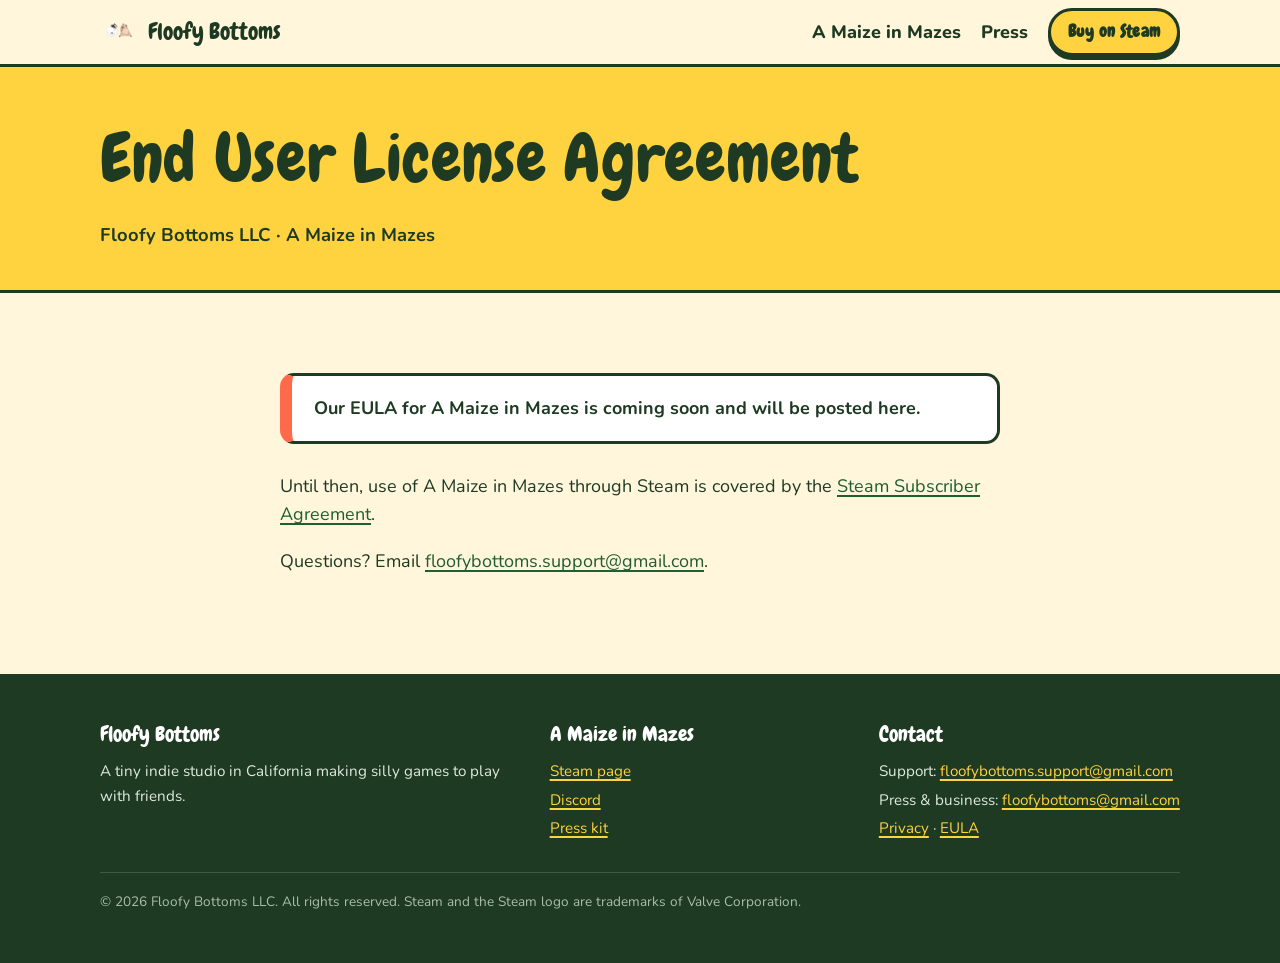
<file: eula/index.html>
<!doctype html>
<html lang="en">
<head>
  <meta charset="utf-8">
  <meta name="viewport" content="width=device-width, initial-scale=1">
  <title>EULA | Floofy Bottoms</title>
  <meta name="description" content="End user license agreement for A Maize in Mazes.">
  <link rel="icon" href="/assets/img/favicon.svg" type="image/svg+xml">
  <meta property="og:site_name" content="Floofy Bottoms">
  <meta property="og:title" content="EULA | Floofy Bottoms">
  <meta property="og:description" content="End user license agreement for A Maize in Mazes.">
  <meta property="og:image" content="https://floofybottoms.com/assets/img/og-image.jpg">
  <meta name="twitter:card" content="summary_large_image">
  <link rel="preload" href="/assets/fonts/chewy.woff2" as="font" type="font/woff2" crossorigin>
  <link rel="stylesheet" href="/assets/css/style.css">
</head>
<body>
  <a class="skip" href="#main">Skip to content</a>
  <header class="nav">
    <div class="wrap">
      <a class="brand" href="/"><img src="/assets/img/pom-placeholder.svg" alt=""><span>Floofy Bottoms</span></a>
      <nav class="nav-links" aria-label="Main">
        <a href="/a-maize-in-mazes/">A Maize in Mazes</a>
        <a href="/a-maize-in-mazes/press/">Press</a>
        <a class="btn btn-small" data-steam href="https://store.steampowered.com/app/5151180/" data-pre="Wishlist" data-post="Buy on Steam">Wishlist</a>
      </nav>
    </div>
  </header>
  <main id="main">
    <div class="page-head"><div class="wrap"><h1>End User License Agreement</h1><p>Floofy Bottoms LLC &middot; A Maize in Mazes</p></div></div>
    <section>
      <div class="wrap prose">
        <div class="notice">Our EULA for A Maize in Mazes is coming soon and will be posted here.</div>
        <p>Until then, use of A Maize in Mazes through Steam is covered by the <a href="https://store.steampowered.com/subscriber_agreement/">Steam Subscriber Agreement</a>.</p>
        <p>Questions? Email <a href="mailto:floofybottoms.support@gmail.com">floofybottoms.support@gmail.com</a>.</p>
      </div>
    </section>
  </main>

  <footer class="footer">
    <div class="wrap">
      <div>
        <h4>Floofy Bottoms</h4>
        <p>A tiny indie studio in California making silly games to play with friends.</p>
      </div>
      <div>
        <h4>A Maize in Mazes</h4>
        <ul>
          <li><a data-steam href="https://store.steampowered.com/app/5151180/">Steam page</a></li>
          <li><a href="/discord">Discord</a></li>
          <li><a href="/a-maize-in-mazes/press/">Press kit</a></li>
        </ul>
      </div>
      <div>
        <h4>Contact</h4>
        <ul>
          <li>Support: <a href="mailto:floofybottoms.support@gmail.com">floofybottoms.support@gmail.com</a></li>
          <li>Press &amp; business: <a href="mailto:floofybottoms@gmail.com">floofybottoms@gmail.com</a></li>
          <li><a href="/privacy/">Privacy</a> &middot; <a href="/eula/">EULA</a></li>
        </ul>
      </div>
      <p class="legal">&copy; <span data-year>2026</span> Floofy Bottoms LLC. All rights reserved. Steam and the Steam logo are trademarks of Valve Corporation.</p>
    </div>
  </footer>

  <script src="/assets/js/site.js"></script>
</body>
</html>
</file>
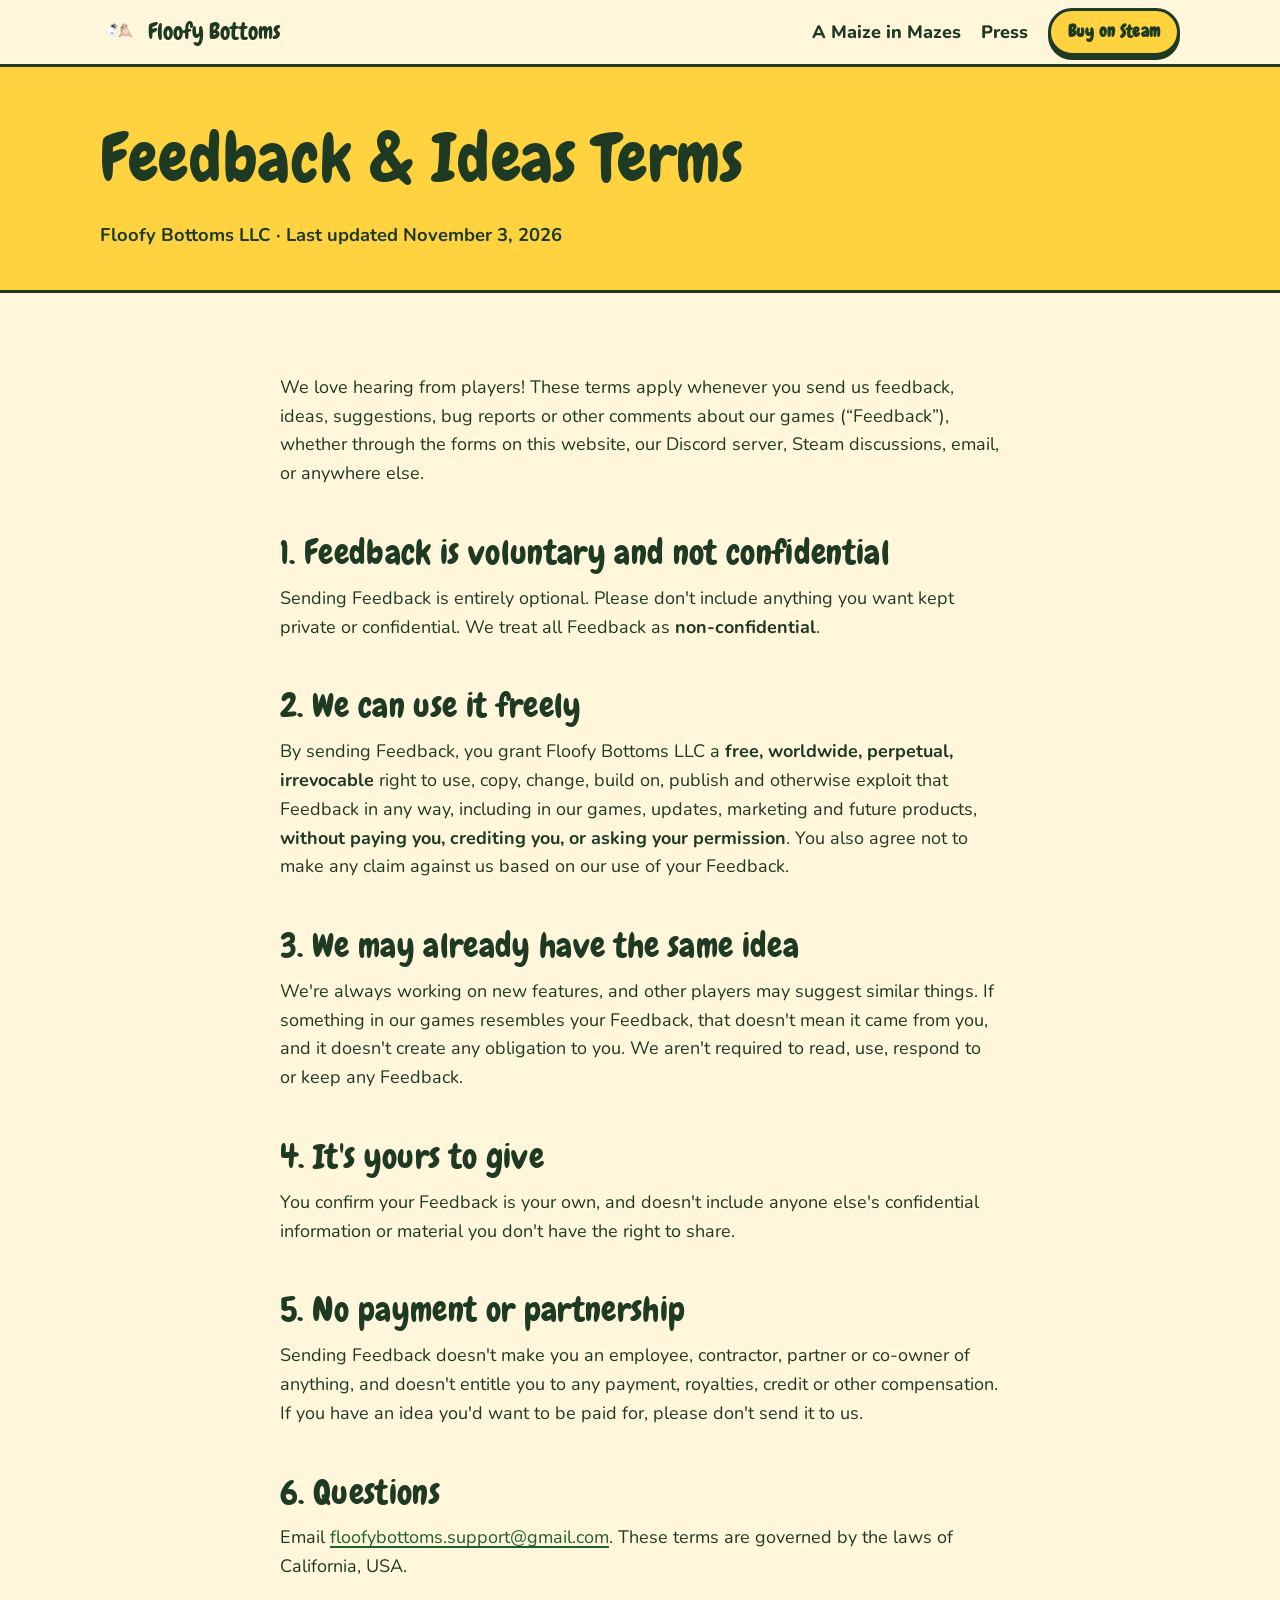
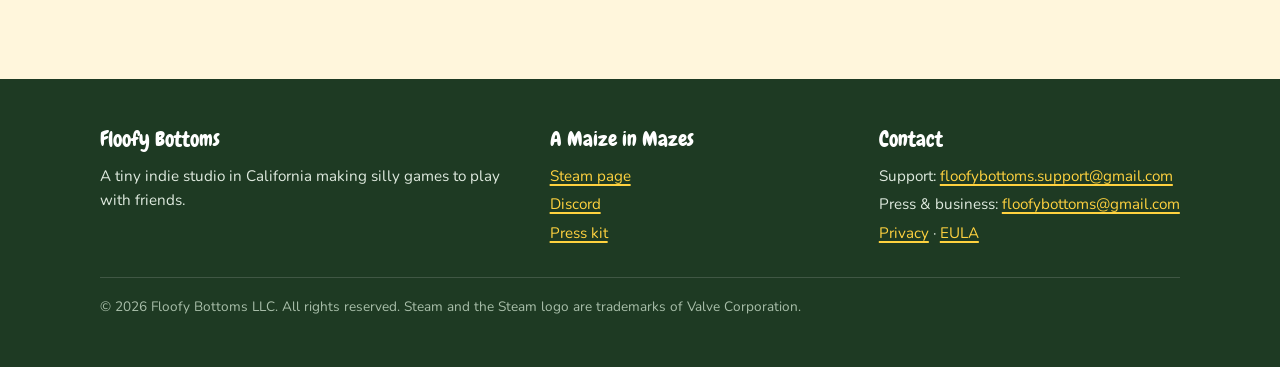
<file: feedback-terms/index.html>
<!doctype html>
<html lang="en">
<head>
  <meta charset="utf-8">
  <meta name="viewport" content="width=device-width, initial-scale=1">
  <title>Feedback &amp; Ideas Terms | Floofy Bottoms</title>
  <meta name="description" content="How Floofy Bottoms LLC handles feedback, ideas and suggestions from players.">
  <link rel="icon" href="/assets/img/favicon.svg" type="image/svg+xml">
  <meta property="og:site_name" content="Floofy Bottoms">
  <meta property="og:title" content="Feedback &amp; Ideas Terms | Floofy Bottoms">
  <meta property="og:description" content="How Floofy Bottoms LLC handles feedback, ideas and suggestions from players.">
  <meta property="og:image" content="https://floofybottoms.com/assets/img/og-image.jpg">
  <meta name="twitter:card" content="summary_large_image">
  <link rel="preload" href="/assets/fonts/chewy.woff2" as="font" type="font/woff2" crossorigin>
  <link rel="stylesheet" href="/assets/css/style.css">
</head>
<body>
  <a class="skip" href="#main">Skip to content</a>
  <header class="nav">
    <div class="wrap">
      <a class="brand" href="/"><img src="/assets/img/pom-placeholder.svg" alt=""><span>Floofy Bottoms</span></a>
      <nav class="nav-links" aria-label="Main">
        <a href="/a-maize-in-mazes/">A Maize in Mazes</a>
        <a href="/a-maize-in-mazes/press/">Press</a>
        <a class="btn btn-small" data-steam href="https://store.steampowered.com/app/5151180/" data-pre="Wishlist" data-post="Buy on Steam">Wishlist</a>
      </nav>
    </div>
  </header>
  <main id="main">
    <div class="page-head"><div class="wrap"><h1>Feedback &amp; Ideas Terms</h1><p>Floofy Bottoms LLC &middot; Last updated November 3, 2026</p></div></div>
    <section>
      <div class="wrap prose">
        <p>We love hearing from players! These terms apply whenever you send us feedback, ideas, suggestions, bug reports or other comments about our games (&ldquo;Feedback&rdquo;), whether through the forms on this website, our Discord server, Steam discussions, email, or anywhere else.</p>

        <h2>1. Feedback is voluntary and not confidential</h2>
        <p>Sending Feedback is entirely optional. Please don't include anything you want kept private or confidential. We treat all Feedback as <strong>non-confidential</strong>.</p>

        <h2>2. We can use it freely</h2>
        <p>By sending Feedback, you grant Floofy Bottoms LLC a <strong>free, worldwide, perpetual, irrevocable</strong> right to use, copy, change, build on, publish and otherwise exploit that Feedback in any way, including in our games, updates, marketing and future products, <strong>without paying you, crediting you, or asking your permission</strong>. You also agree not to make any claim against us based on our use of your Feedback.</p>

        <h2>3. We may already have the same idea</h2>
        <p>We're always working on new features, and other players may suggest similar things. If something in our games resembles your Feedback, that doesn't mean it came from you, and it doesn't create any obligation to you. We aren't required to read, use, respond to or keep any Feedback.</p>

        <h2>4. It's yours to give</h2>
        <p>You confirm your Feedback is your own, and doesn't include anyone else's confidential information or material you don't have the right to share.</p>

        <h2>5. No payment or partnership</h2>
        <p>Sending Feedback doesn't make you an employee, contractor, partner or co-owner of anything, and doesn't entitle you to any payment, royalties, credit or other compensation. If you have an idea you'd want to be paid for, please don't send it to us.</p>

        <h2>6. Questions</h2>
        <p>Email <a href="mailto:floofybottoms.support@gmail.com">floofybottoms.support@gmail.com</a>. These terms are governed by the laws of California, USA.</p>
      </div>
    </section>
  </main>

  <footer class="footer">
    <div class="wrap">
      <div>
        <h4>Floofy Bottoms</h4>
        <p>A tiny indie studio in California making silly games to play with friends.</p>
      </div>
      <div>
        <h4>A Maize in Mazes</h4>
        <ul>
          <li><a data-steam href="https://store.steampowered.com/app/5151180/">Steam page</a></li>
          <li><a href="/discord">Discord</a></li>
          <li><a href="/a-maize-in-mazes/press/">Press kit</a></li>
        </ul>
      </div>
      <div>
        <h4>Contact</h4>
        <ul>
          <li>Support: <a href="mailto:floofybottoms.support@gmail.com">floofybottoms.support@gmail.com</a></li>
          <li>Press &amp; business: <a href="mailto:floofybottoms@gmail.com">floofybottoms@gmail.com</a></li>
          <li><a href="/privacy/">Privacy</a> &middot; <a href="/eula/">EULA</a></li>
        </ul>
      </div>
      <p class="legal">&copy; <span data-year>2026</span> Floofy Bottoms LLC. All rights reserved. Steam and the Steam logo are trademarks of Valve Corporation.</p>
    </div>
  </footer>

  <script src="/assets/js/site.js"></script>
</body>
</html>
</file>
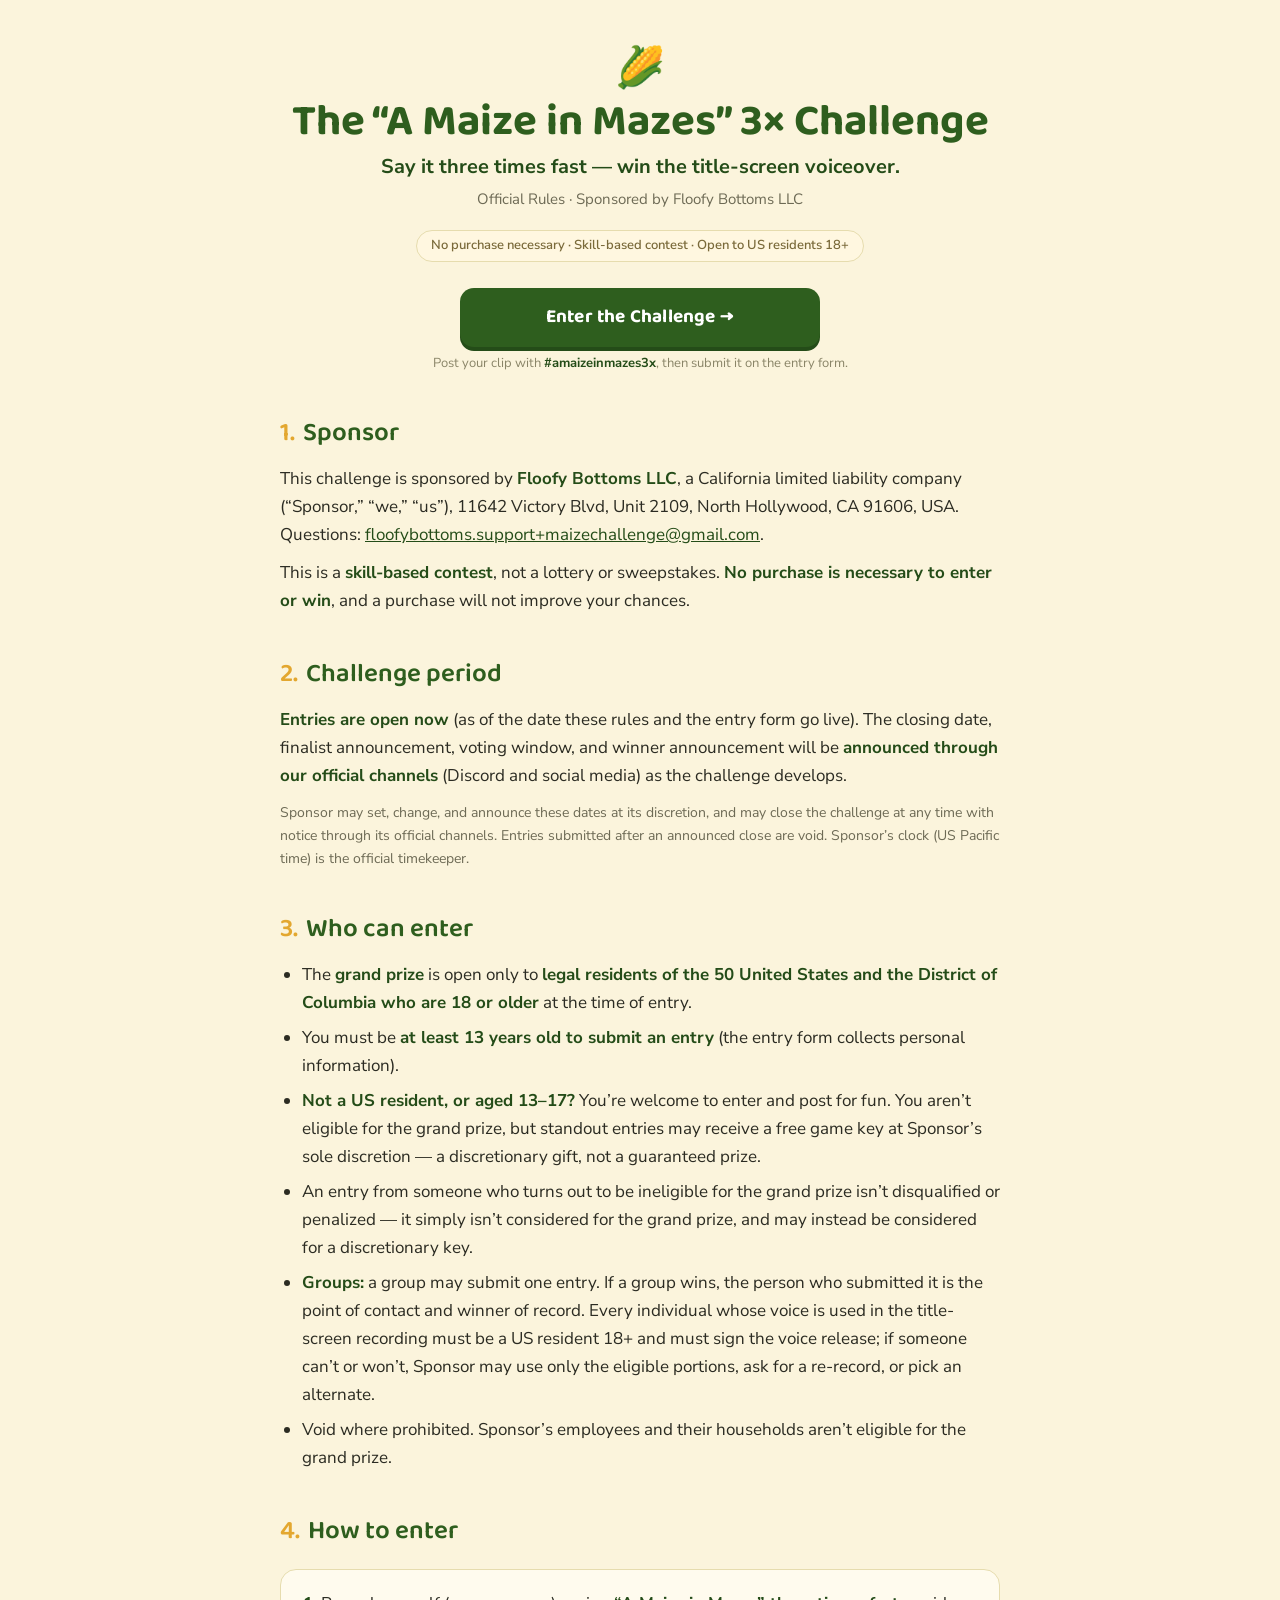
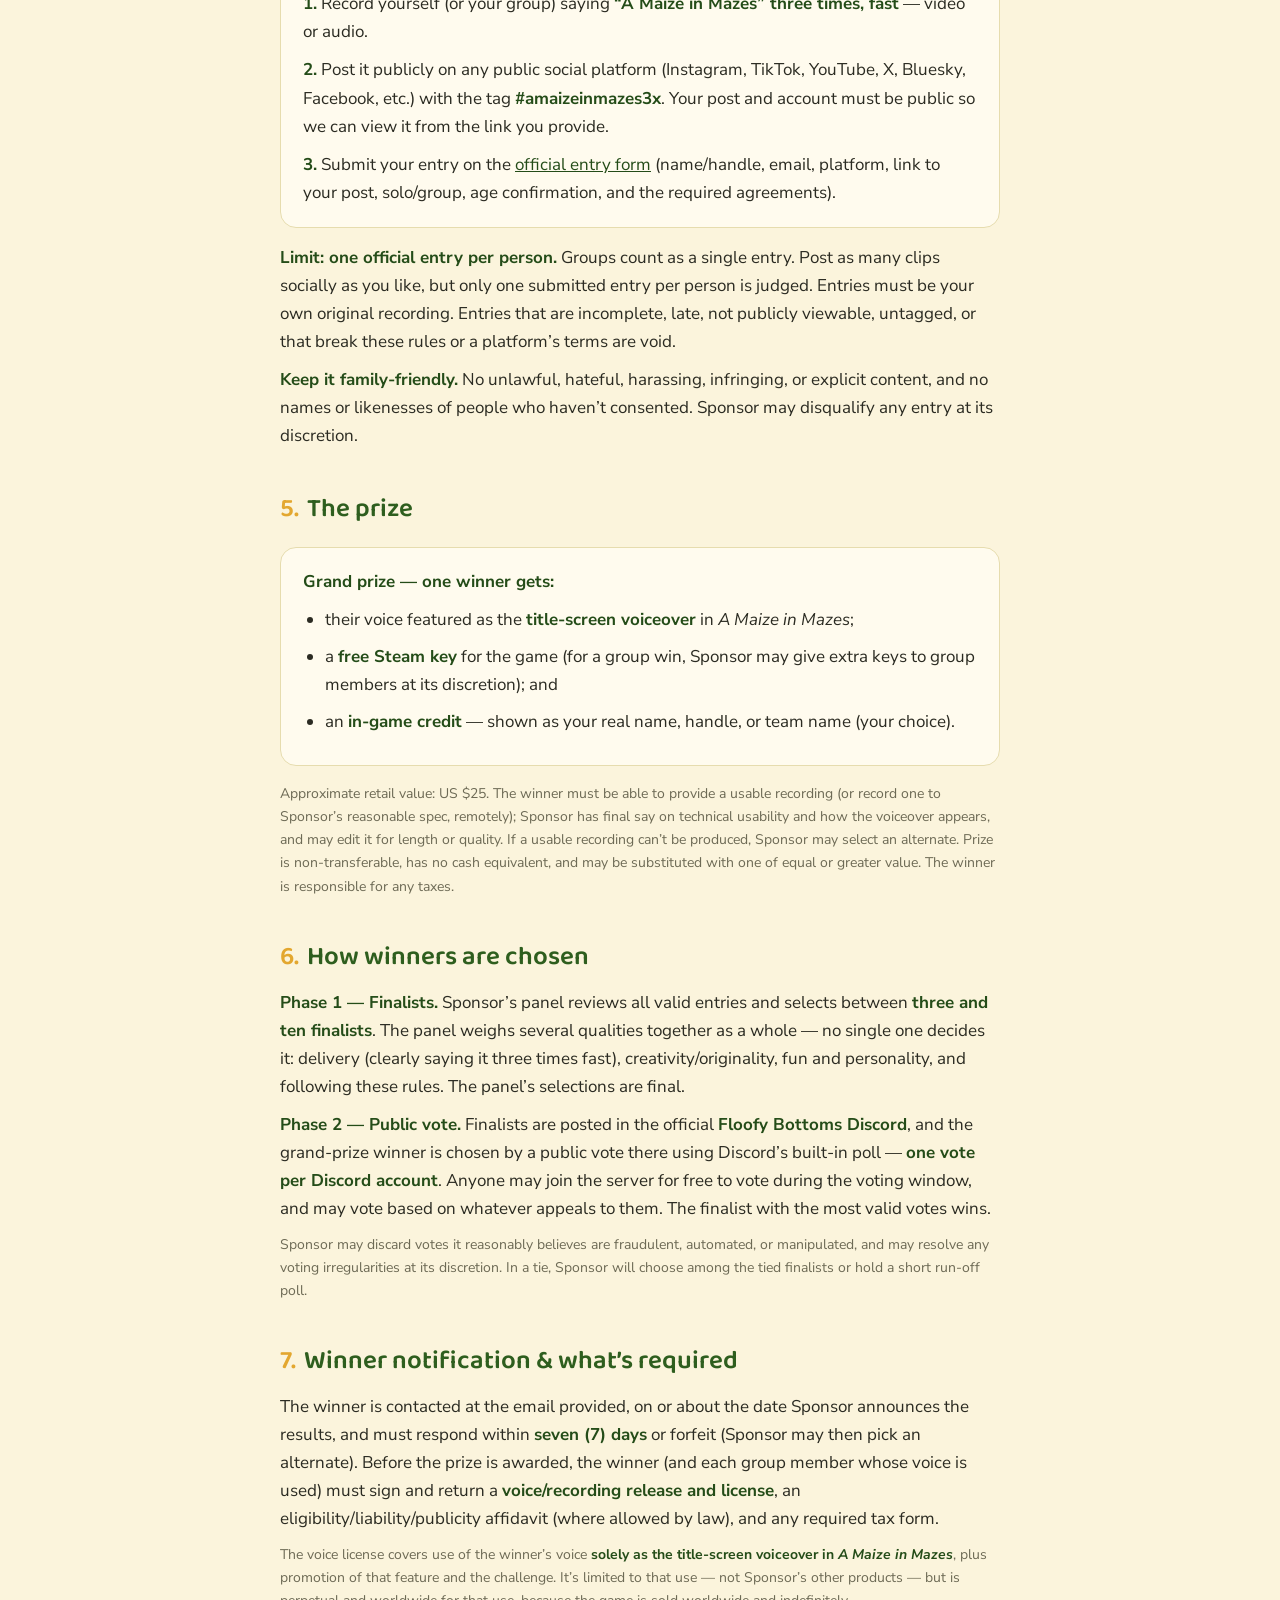
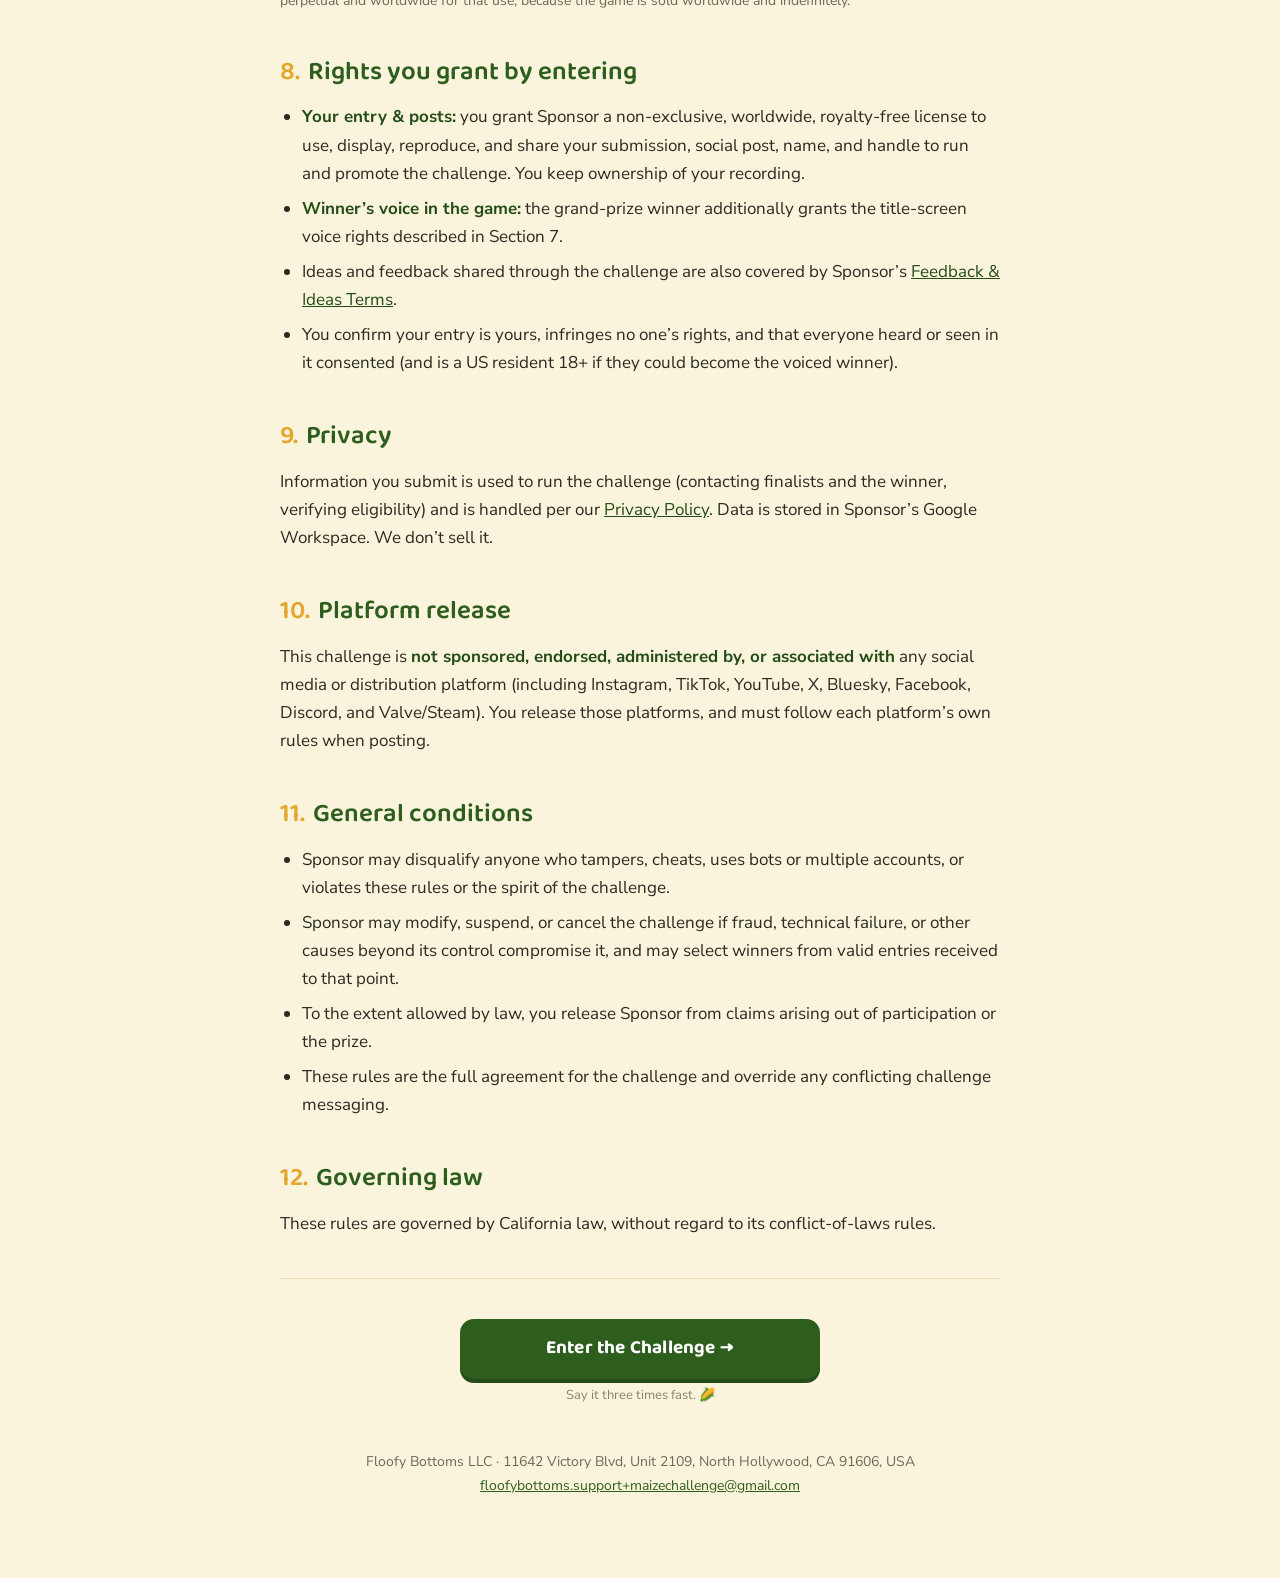
<file: maize-challenge-rules/index.html>
<!doctype html>
<html lang="en">
<head>
<meta charset="utf-8">
<meta name="viewport" content="width=device-width, initial-scale=1">
<title>A Maize in Mazes — 3× Challenge Official Rules</title>
<meta name="description" content="Official rules for the A Maize in Mazes 3× Challenge by Floofy Bottoms LLC.">
<link rel="preconnect" href="https://fonts.googleapis.com">
<link rel="preconnect" href="https://fonts.gstatic.com" crossorigin>
<link href="https://fonts.googleapis.com/css2?family=Baloo+2:wght@500;600;700&family=Nunito+Sans:ital,wght@0,400;0,600;0,700;1,400&display=swap" rel="stylesheet">
<style>
  :root{
    --cream:#FBF4DC;
    --cream-card:#FFFBEE;
    --ink:#2b2b22;
    --green:#2E5E1E;
    --green-deep:#244c18;
    --gold:#E3A72F;
    --rule:#e6dcae;
  }
  *{box-sizing:border-box;}
  html{scroll-behavior:smooth;}
  body{
    margin:0;
    background:var(--cream);
    color:var(--ink);
    font-family:"Nunito Sans",system-ui,-apple-system,Segoe UI,Roboto,sans-serif;
    font-size:17px;
    line-height:1.65;
  }
  .wrap{max-width:760px;margin:0 auto;padding:48px 20px 80px;}
  header.top{text-align:center;margin-bottom:8px;}
  .corn{font-size:40px;line-height:1;}
  h1{
    font-family:"Baloo 2",system-ui,sans-serif;
    color:var(--green);
    font-weight:700;
    font-size:clamp(28px,6vw,44px);
    line-height:1.1;
    margin:10px 0 4px;
  }
  .tagline{
    font-weight:700;color:var(--green-deep);
    font-size:clamp(16px,3.5vw,20px);margin:0 0 4px;
  }
  .sub{color:#6d6a55;font-size:15px;margin:0;}
  .legal-badge{
    display:inline-block;background:#fff7e0;border:1px solid var(--rule);
    color:#7a6a3a;font-size:13px;font-weight:600;border-radius:999px;
    padding:4px 14px;margin:18px 0 0;
  }
  .enter-cta{
    display:block;max-width:360px;margin:26px auto 6px;text-align:center;
    background:var(--green);color:#fff;text-decoration:none;font-weight:700;
    font-family:"Baloo 2",sans-serif;font-size:19px;letter-spacing:.2px;
    padding:14px 22px;border-radius:14px;
    box-shadow:0 4px 0 var(--green-deep);
    transition:transform .08s ease, box-shadow .08s ease;
  }
  .enter-cta:hover{transform:translateY(1px);box-shadow:0 3px 0 var(--green-deep);}
  .enter-note{text-align:center;color:#8a8568;font-size:13px;margin:0 0 30px;}
  h2{
    font-family:"Baloo 2",sans-serif;color:var(--green);font-weight:600;
    font-size:clamp(20px,4.5vw,26px);margin:38px 0 6px;
  }
  h2 .n{color:var(--gold);margin-right:8px;}
  p{margin:10px 0;}
  ul{margin:10px 0;padding-left:22px;}
  li{margin:7px 0;}
  strong{color:var(--green-deep);}
  .card{
    background:var(--cream-card);border:1px solid var(--rule);
    border-radius:16px;padding:20px 22px;margin:16px 0;
  }
  .prize li{margin:9px 0;}
  hr{border:none;border-top:1px solid var(--rule);margin:40px 0;}
  .fine{font-size:14px;color:#6d6a55;}
  footer{margin-top:44px;text-align:center;color:#6d6a55;font-size:14px;line-height:1.7;}
  footer a{color:var(--green);}
  a{color:var(--green-deep);}
  .em{font-style:italic;}
</style>
</head>
<body>
<div class="wrap">

  <header class="top">
    <div class="corn">🌽</div>
    <h1>The “A Maize in Mazes” 3× Challenge</h1>
    <p class="tagline">Say it three times fast — win the title-screen voiceover.</p>
    <p class="sub">Official Rules · Sponsored by Floofy Bottoms LLC</p>
    <!-- No-purchase / skill-contest disclosure, kept visible up top on purpose -->
    <div class="legal-badge">No purchase necessary · Skill-based contest · Open to US residents 18+</div>
  </header>

  <a class="enter-cta" href="https://docs.google.com/forms/d/e/1FAIpQLSeaf_7JEA5lKu3dvYsvMXfiNxptoQBRWbsxIIghOjuSFDeCPg/viewform?usp=header">Enter the Challenge →</a>
  <p class="enter-note">Post your clip with <strong>#amaizeinmazes3x</strong>, then submit it on the entry form.</p>

  <h2><span class="n">1.</span>Sponsor</h2>
  <p>This challenge is sponsored by <strong>Floofy Bottoms LLC</strong>, a California limited liability company (“Sponsor,” “we,” “us”), 11642 Victory Blvd, Unit 2109, North Hollywood, CA 91606, USA. Questions: <a href="mailto:floofybottoms.support+maizechallenge@gmail.com">floofybottoms.support+maizechallenge@gmail.com</a>.</p>
  <p>This is a <strong>skill-based contest</strong>, not a lottery or sweepstakes. <strong>No purchase is necessary to enter or win</strong>, and a purchase will not improve your chances.</p>

  <h2><span class="n">2.</span>Challenge period</h2>
  <p><strong>Entries are open now</strong> (as of the date these rules and the entry form go live). The closing date, finalist announcement, voting window, and winner announcement will be <strong>announced through our official channels</strong> (Discord and social media) as the challenge develops.</p>
  <p class="fine">Sponsor may set, change, and announce these dates at its discretion, and may close the challenge at any time with notice through its official channels. Entries submitted after an announced close are void. Sponsor’s clock (US Pacific time) is the official timekeeper.</p>

  <h2><span class="n">3.</span>Who can enter</h2>
  <ul>
    <li>The <strong>grand prize</strong> is open only to <strong>legal residents of the 50 United States and the District of Columbia who are 18 or older</strong> at the time of entry.</li>
    <li>You must be <strong>at least 13 years old to submit an entry</strong> (the entry form collects personal information).</li>
    <li><strong>Not a US resident, or aged 13–17?</strong> You’re welcome to enter and post for fun. You aren’t eligible for the grand prize, but standout entries may receive a free game key at Sponsor’s sole discretion — a discretionary gift, not a guaranteed prize.</li>
    <li>An entry from someone who turns out to be ineligible for the grand prize isn’t disqualified or penalized — it simply isn’t considered for the grand prize, and may instead be considered for a discretionary key.</li>
    <li><strong>Groups:</strong> a group may submit one entry. If a group wins, the person who submitted it is the point of contact and winner of record. Every individual whose voice is used in the title-screen recording must be a US resident 18+ and must sign the voice release; if someone can’t or won’t, Sponsor may use only the eligible portions, ask for a re-record, or pick an alternate.</li>
    <li>Void where prohibited. Sponsor’s employees and their households aren’t eligible for the grand prize.</li>
  </ul>

  <h2><span class="n">4.</span>How to enter</h2>
  <div class="card">
    <p style="margin-top:0"><strong>1.</strong> Record yourself (or your group) saying <strong>“A Maize in Mazes” three times, fast</strong> — video or audio.</p>
    <p><strong>2.</strong> Post it publicly on any public social platform (Instagram, TikTok, YouTube, X, Bluesky, Facebook, etc.) with the tag <strong>#amaizeinmazes3x</strong>. Your post and account must be public so we can view it from the link you provide.</p>
    <p style="margin-bottom:0"><strong>3.</strong> Submit your entry on the <a href="https://docs.google.com/forms/d/e/1FAIpQLSeaf_7JEA5lKu3dvYsvMXfiNxptoQBRWbsxIIghOjuSFDeCPg/viewform?usp=header">official entry form</a> (name/handle, email, platform, link to your post, solo/group, age confirmation, and the required agreements).</p>
  </div>
  <p><strong>Limit: one official entry per person.</strong> Groups count as a single entry. Post as many clips socially as you like, but only one submitted entry per person is judged. Entries must be your own original recording. Entries that are incomplete, late, not publicly viewable, untagged, or that break these rules or a platform’s terms are void.</p>
  <p><strong>Keep it family-friendly.</strong> No unlawful, hateful, harassing, infringing, or explicit content, and no names or likenesses of people who haven’t consented. Sponsor may disqualify any entry at its discretion.</p>

  <h2><span class="n">5.</span>The prize</h2>
  <div class="card prize">
    <p style="margin-top:0"><strong>Grand prize — one winner gets:</strong></p>
    <ul style="margin-bottom:0">
      <li>their voice featured as the <strong>title-screen voiceover</strong> in <span class="em">A Maize in Mazes</span>;</li>
      <li>a <strong>free Steam key</strong> for the game (for a group win, Sponsor may give extra keys to group members at its discretion); and</li>
      <li>an <strong>in-game credit</strong> — shown as your real name, handle, or team name (your choice).</li>
    </ul>
  </div>
  <p class="fine">Approximate retail value: US $25. The winner must be able to provide a usable recording (or record one to Sponsor’s reasonable spec, remotely); Sponsor has final say on technical usability and how the voiceover appears, and may edit it for length or quality. If a usable recording can’t be produced, Sponsor may select an alternate. Prize is non-transferable, has no cash equivalent, and may be substituted with one of equal or greater value. The winner is responsible for any taxes.</p>

  <h2><span class="n">6.</span>How winners are chosen</h2>
  <p><strong>Phase 1 — Finalists.</strong> Sponsor’s panel reviews all valid entries and selects between <strong>three and ten finalists</strong>. The panel weighs several qualities together as a whole — no single one decides it: delivery (clearly saying it three times fast), creativity/originality, fun and personality, and following these rules. The panel’s selections are final.</p>
  <p><strong>Phase 2 — Public vote.</strong> Finalists are posted in the official <strong>Floofy Bottoms Discord</strong>, and the grand-prize winner is chosen by a public vote there using Discord’s built-in poll — <strong>one vote per Discord account</strong>. Anyone may join the server for free to vote during the voting window, and may vote based on whatever appeals to them. The finalist with the most valid votes wins.</p>
  <p class="fine">Sponsor may discard votes it reasonably believes are fraudulent, automated, or manipulated, and may resolve any voting irregularities at its discretion. In a tie, Sponsor will choose among the tied finalists or hold a short run-off poll.</p>

  <h2><span class="n">7.</span>Winner notification &amp; what’s required</h2>
  <p>The winner is contacted at the email provided, on or about the date Sponsor announces the results, and must respond within <strong>seven (7) days</strong> or forfeit (Sponsor may then pick an alternate). Before the prize is awarded, the winner (and each group member whose voice is used) must sign and return a <strong>voice/recording release and license</strong>, an eligibility/liability/publicity affidavit (where allowed by law), and any required tax form.</p>
  <p class="fine">The voice license covers use of the winner’s voice <strong>solely as the title-screen voiceover in <span class="em">A Maize in Mazes</span></strong>, plus promotion of that feature and the challenge. It’s limited to that use — not Sponsor’s other products — but is perpetual and worldwide for that use, because the game is sold worldwide and indefinitely.</p>

  <h2><span class="n">8.</span>Rights you grant by entering</h2>
  <ul>
    <li><strong>Your entry &amp; posts:</strong> you grant Sponsor a non-exclusive, worldwide, royalty-free license to use, display, reproduce, and share your submission, social post, name, and handle to run and promote the challenge. You keep ownership of your recording.</li>
    <li><strong>Winner’s voice in the game:</strong> the grand-prize winner additionally grants the title-screen voice rights described in Section 7.</li>
    <li>Ideas and feedback shared through the challenge are also covered by Sponsor’s <a href="https://floofybottoms.com/feedback-terms">Feedback &amp; Ideas Terms</a>.</li>
    <li>You confirm your entry is yours, infringes no one’s rights, and that everyone heard or seen in it consented (and is a US resident 18+ if they could become the voiced winner).</li>
  </ul>

  <h2><span class="n">9.</span>Privacy</h2>
  <p>Information you submit is used to run the challenge (contacting finalists and the winner, verifying eligibility) and is handled per our <a href="https://floofybottoms.com/privacy/">Privacy Policy</a>. Data is stored in Sponsor’s Google Workspace. We don’t sell it.</p>

  <h2><span class="n">10.</span>Platform release</h2>
  <p>This challenge is <strong>not sponsored, endorsed, administered by, or associated with</strong> any social media or distribution platform (including Instagram, TikTok, YouTube, X, Bluesky, Facebook, Discord, and Valve/Steam). You release those platforms, and must follow each platform’s own rules when posting.</p>

  <h2><span class="n">11.</span>General conditions</h2>
  <ul>
    <li>Sponsor may disqualify anyone who tampers, cheats, uses bots or multiple accounts, or violates these rules or the spirit of the challenge.</li>
    <li>Sponsor may modify, suspend, or cancel the challenge if fraud, technical failure, or other causes beyond its control compromise it, and may select winners from valid entries received to that point.</li>
    <li>To the extent allowed by law, you release Sponsor from claims arising out of participation or the prize.</li>
    <li>These rules are the full agreement for the challenge and override any conflicting challenge messaging.</li>
  </ul>

  <h2><span class="n">12.</span>Governing law</h2>
  <p>These rules are governed by California law, without regard to its conflict-of-laws rules.</p>

  <hr>

  <a class="enter-cta" href="https://docs.google.com/forms/d/e/1FAIpQLSeaf_7JEA5lKu3dvYsvMXfiNxptoQBRWbsxIIghOjuSFDeCPg/viewform?usp=header">Enter the Challenge →</a>
  <p class="enter-note">Say it three times fast. 🌽</p>

  <footer>
    Floofy Bottoms LLC · 11642 Victory Blvd, Unit 2109, North Hollywood, CA 91606, USA<br>
    <a href="mailto:floofybottoms.support+maizechallenge@gmail.com">floofybottoms.support+maizechallenge@gmail.com</a>
  </footer>

</div>
</body>
</html>
</file>
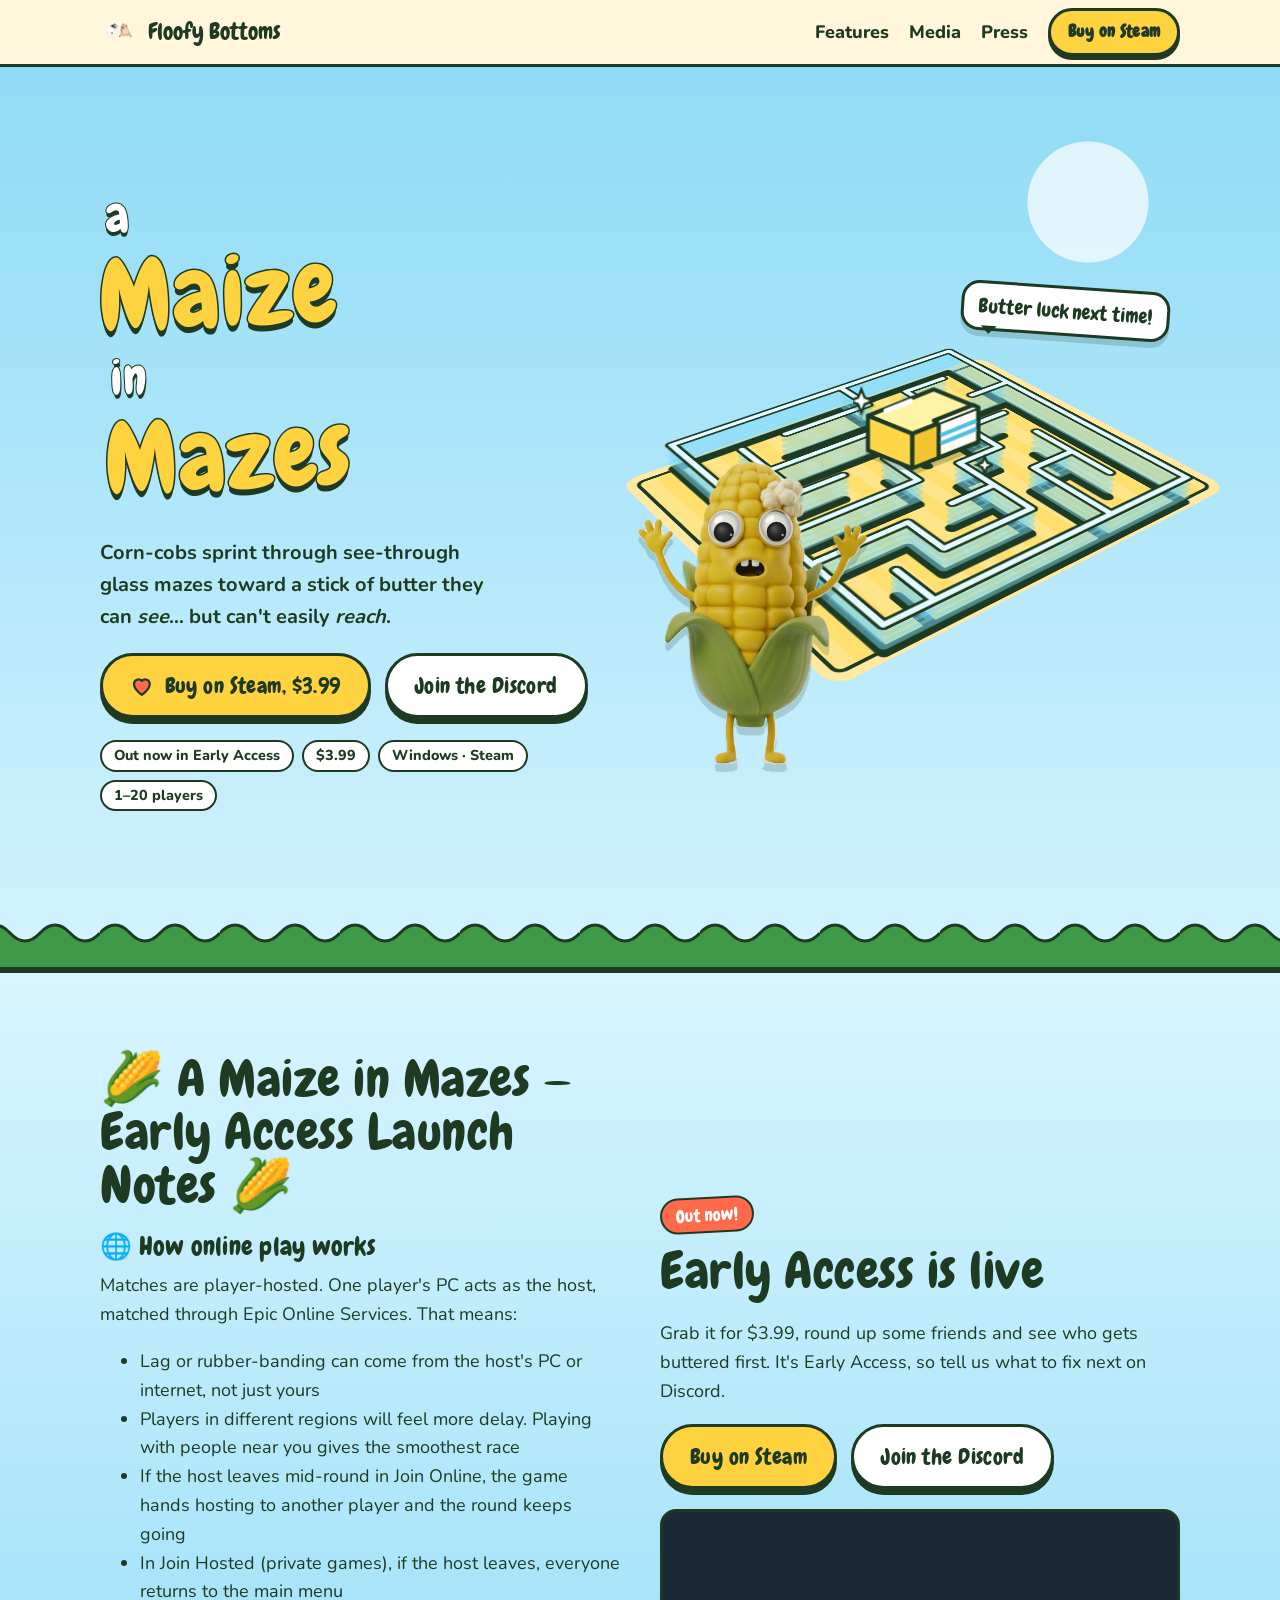
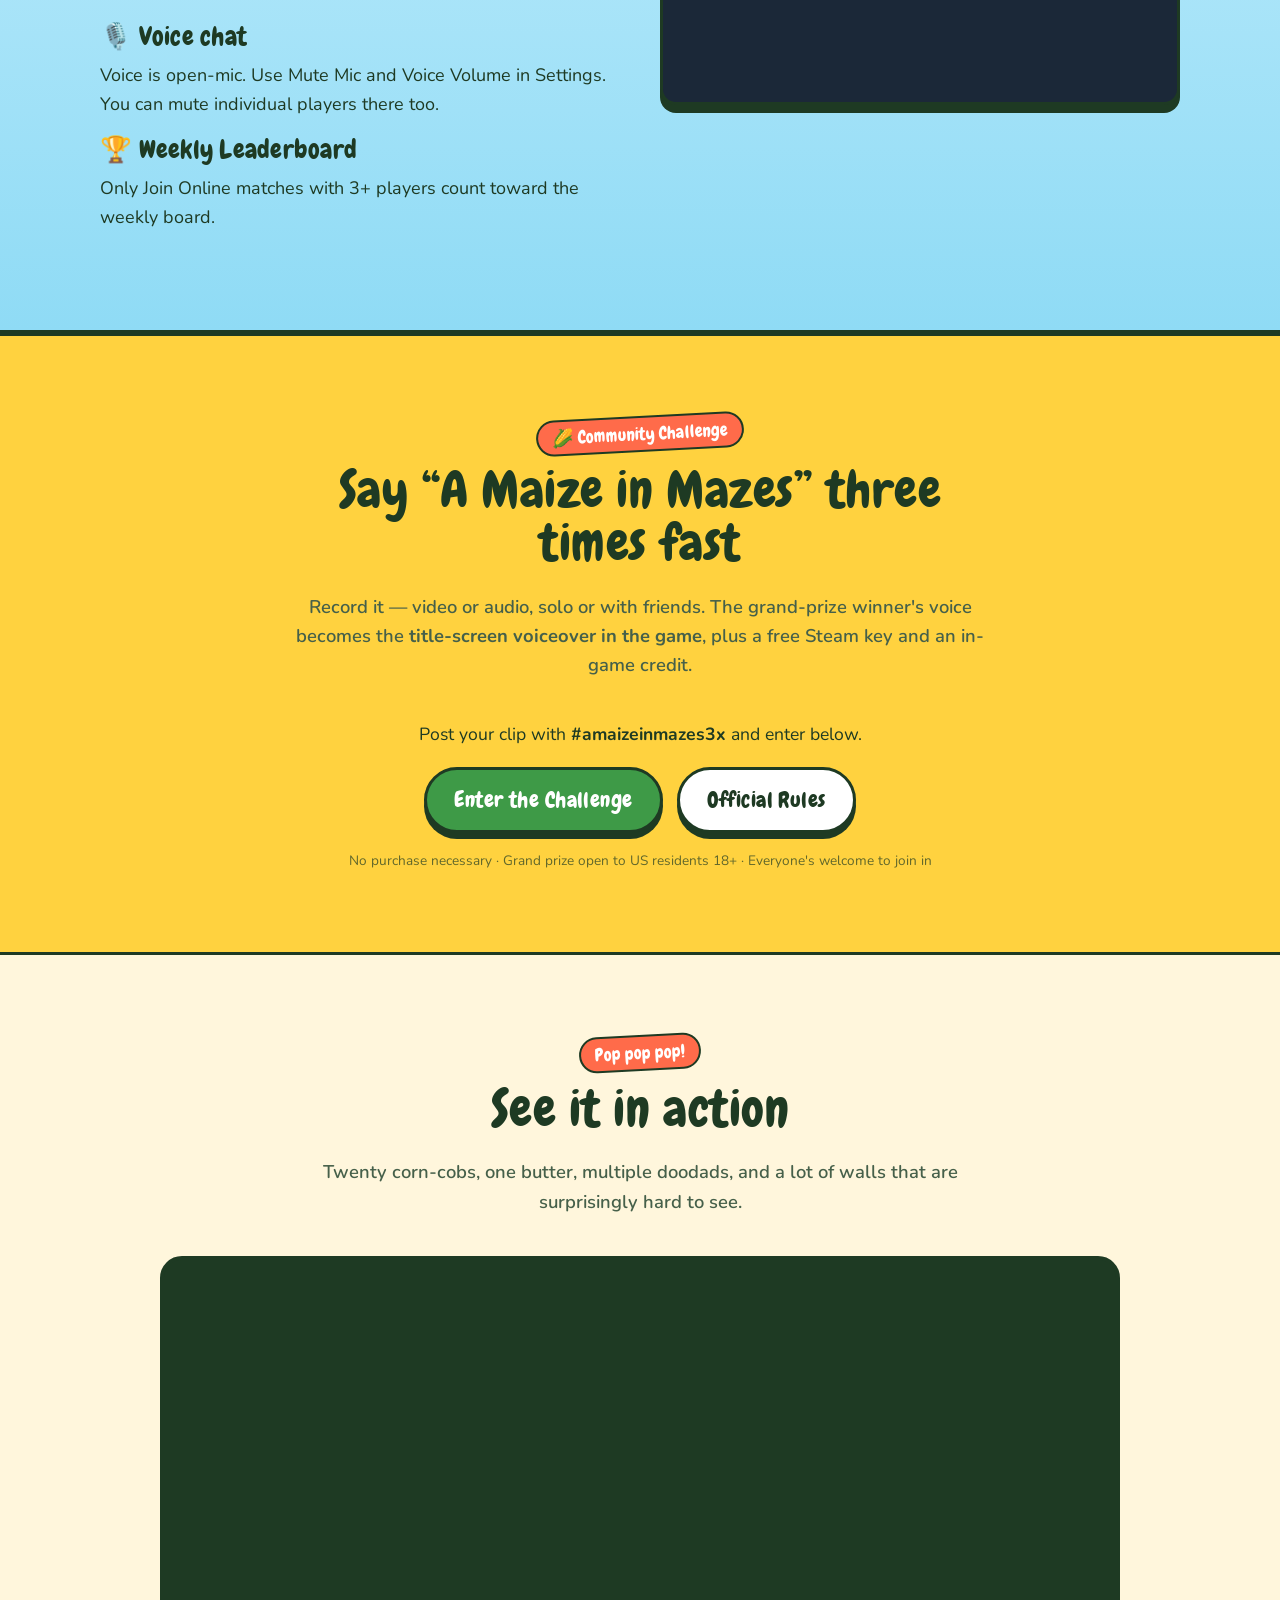
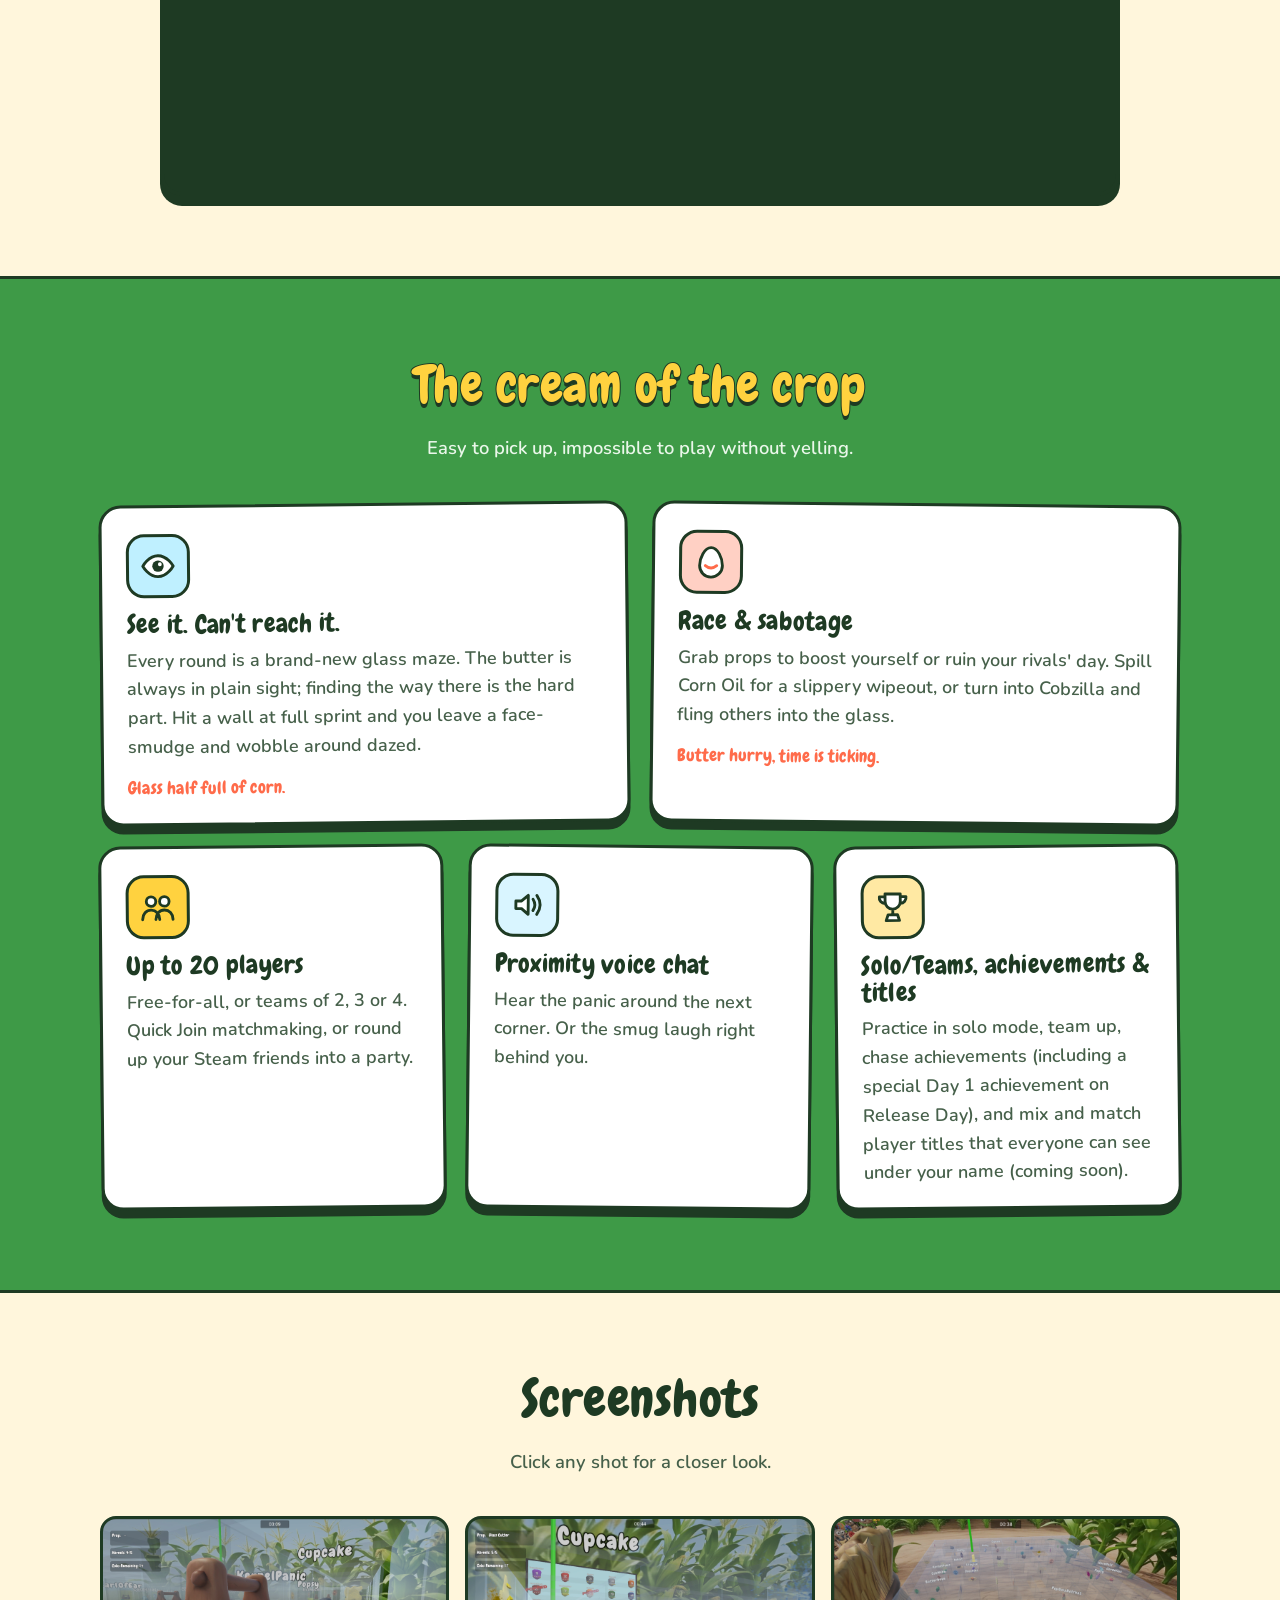
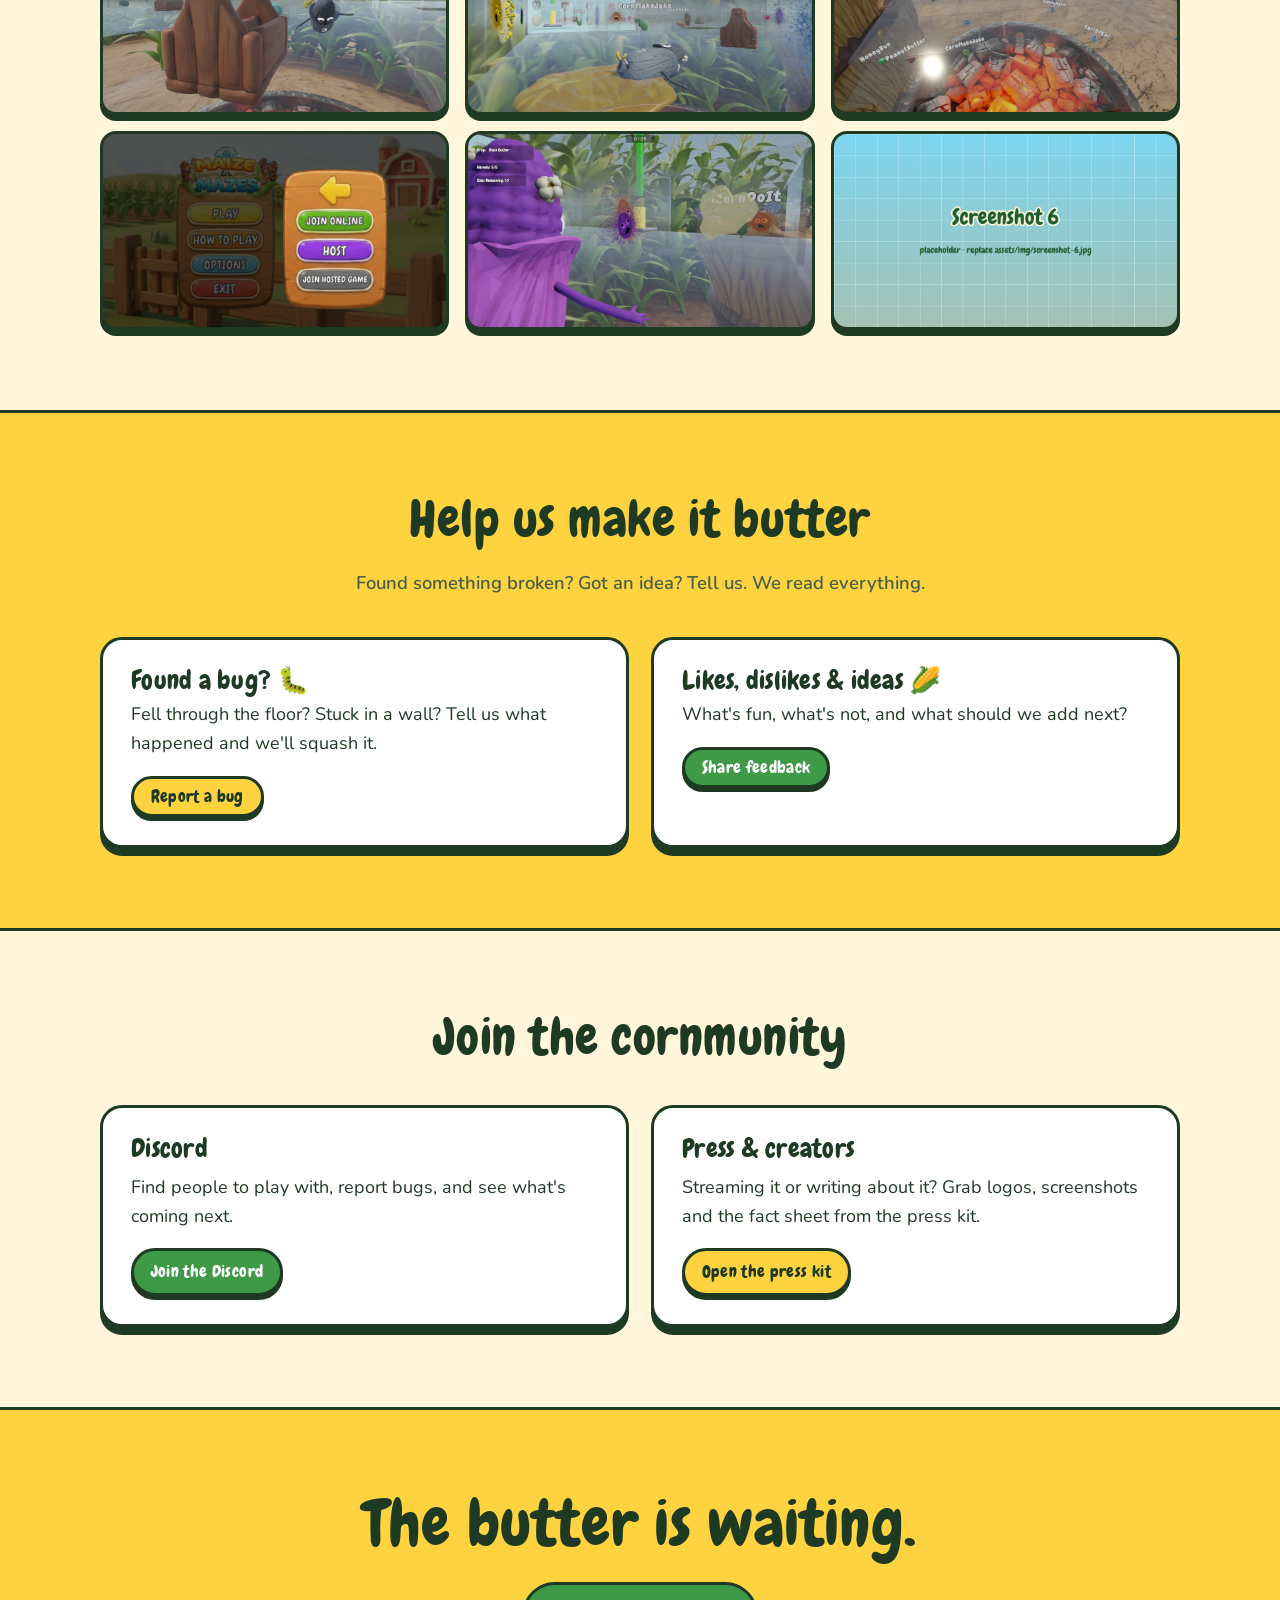
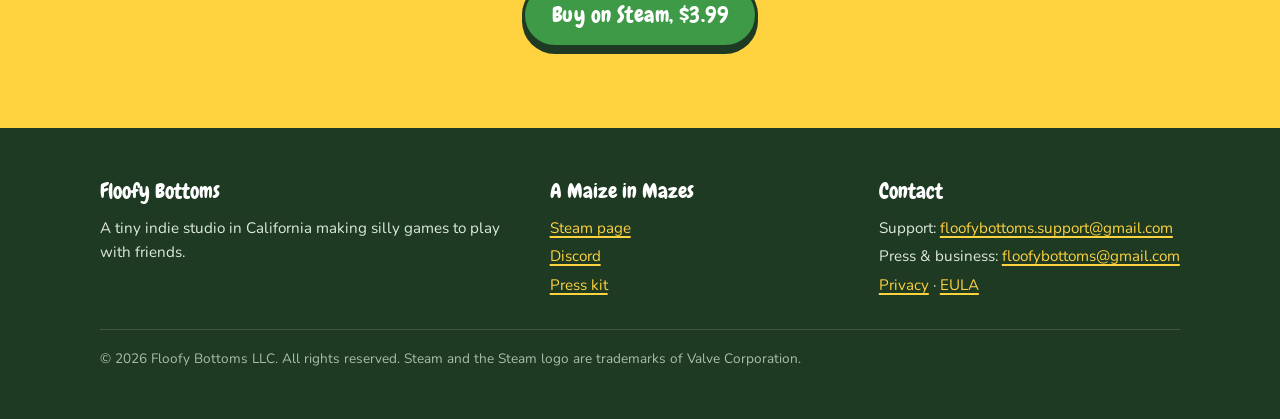
<file: maize/index.html>
<!doctype html>
<html lang="en">
<head>
  <meta charset="utf-8">
  <title>Redirecting…</title>
  <meta name="robots" content="noindex">
  <link rel="canonical" href="/a-maize-in-mazes/">
  <meta http-equiv="refresh" content="0; url=/a-maize-in-mazes/">
  <script>location.replace("/a-maize-in-mazes/");</script>
</head>
<body style="font-family:sans-serif;background:#fff6dc;color:#1e3a23;padding:40px">
  <p>Taking you there… <a href="/a-maize-in-mazes/">Click here if nothing happens.</a></p>
</body>
</html>
</file>
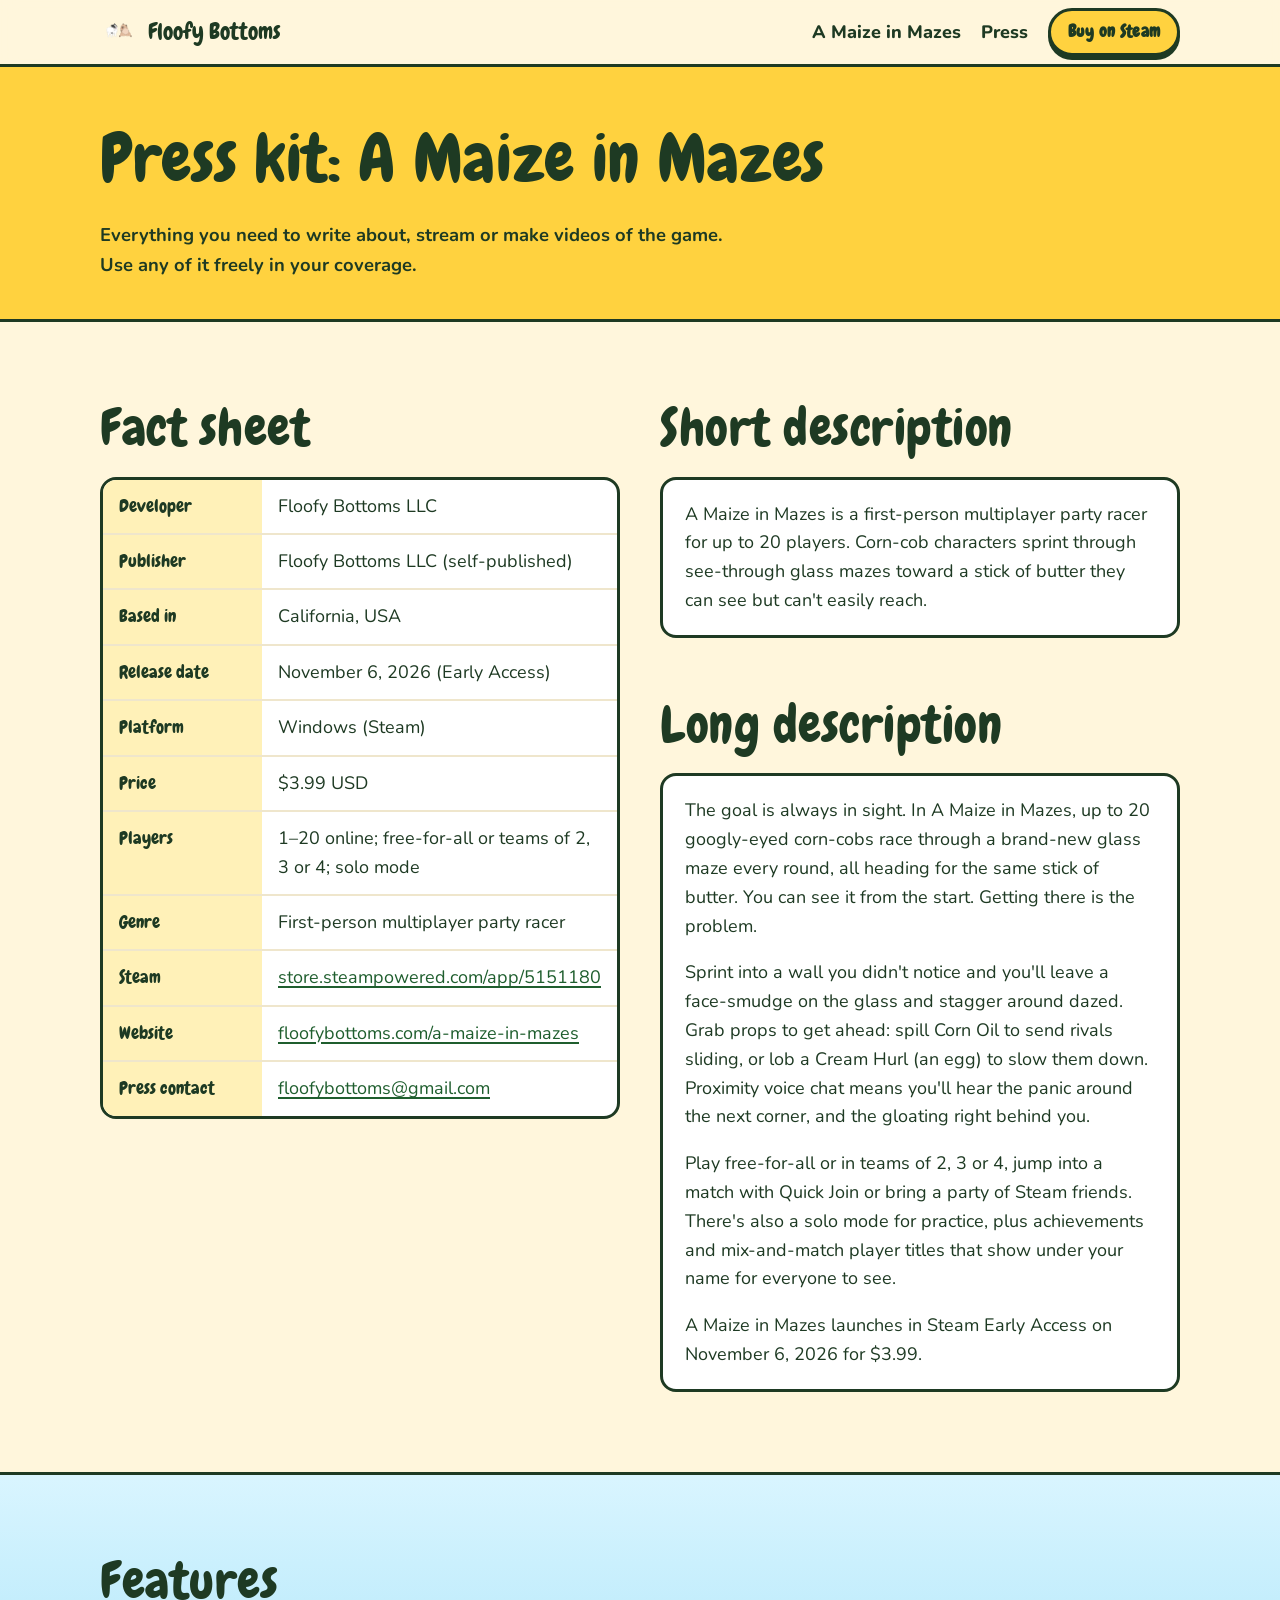
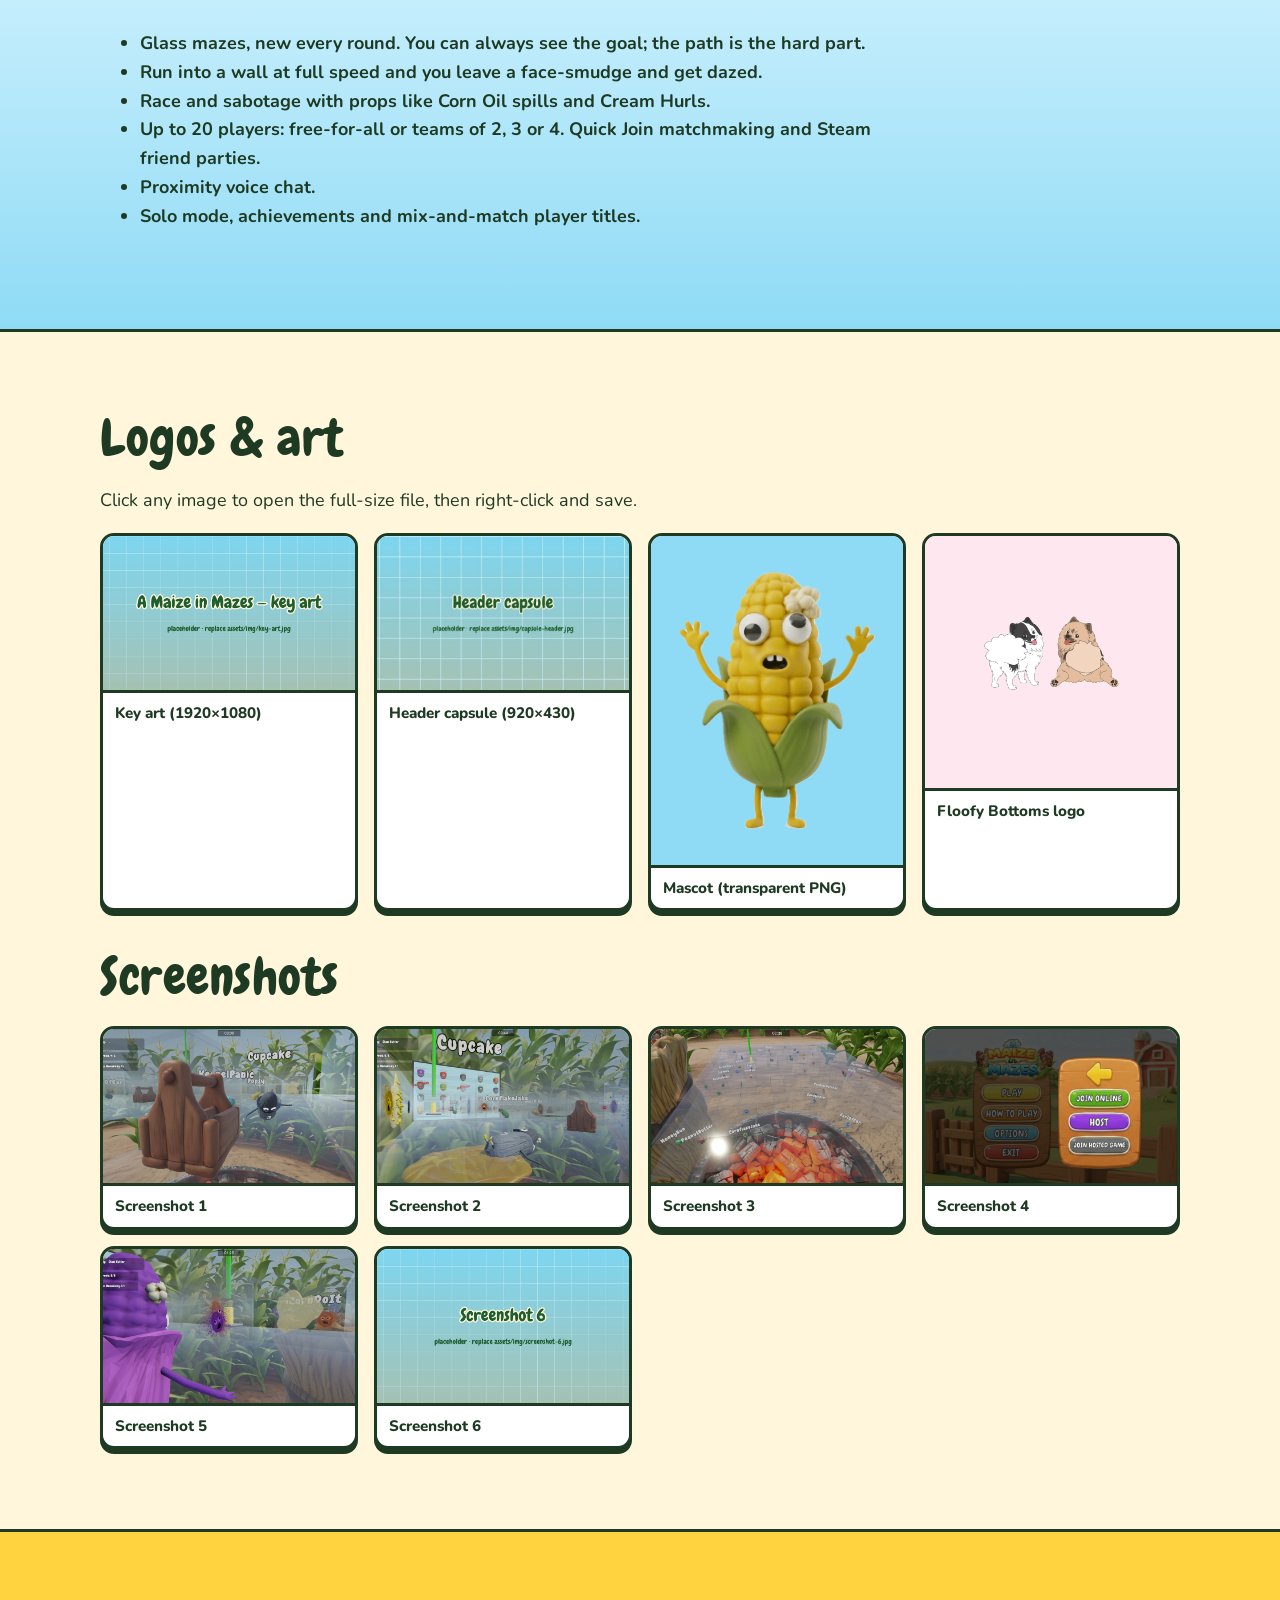
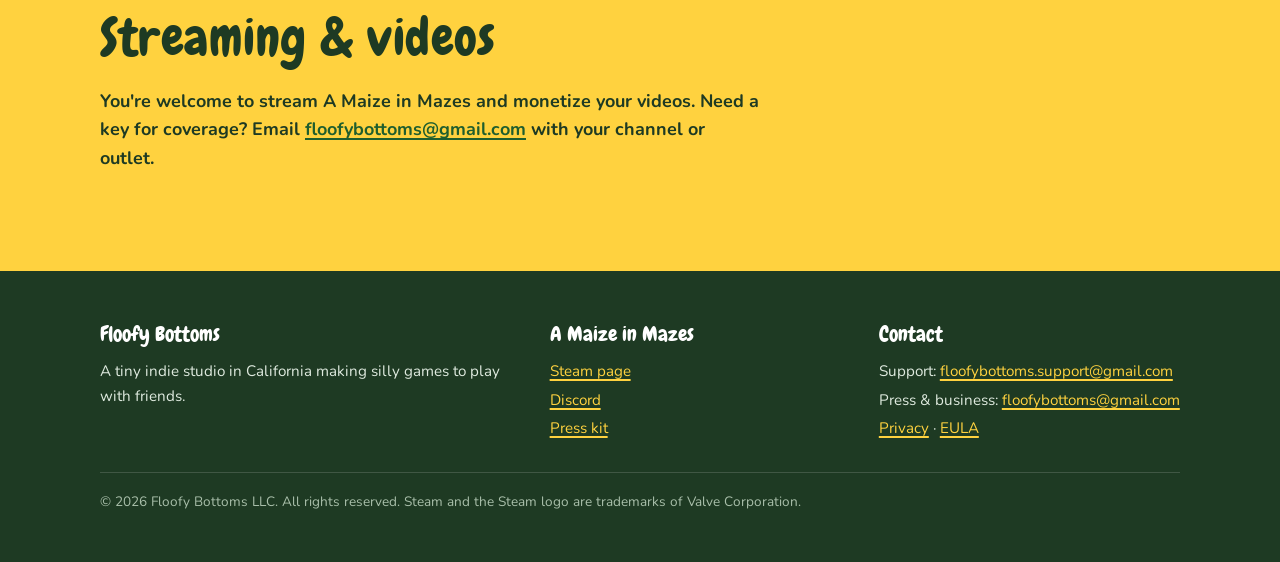
<file: press/index.html>
<!doctype html>
<html lang="en">
<head>
  <meta charset="utf-8">
  <title>Redirecting…</title>
  <meta name="robots" content="noindex">
  <link rel="canonical" href="/a-maize-in-mazes/press/">
  <meta http-equiv="refresh" content="0; url=/a-maize-in-mazes/press/">
  <script>location.replace("/a-maize-in-mazes/press/");</script>
</head>
<body style="font-family:sans-serif;background:#fff6dc;color:#1e3a23;padding:40px">
  <p>Taking you there… <a href="/a-maize-in-mazes/press/">Click here if nothing happens.</a></p>
</body>
</html>
</file>
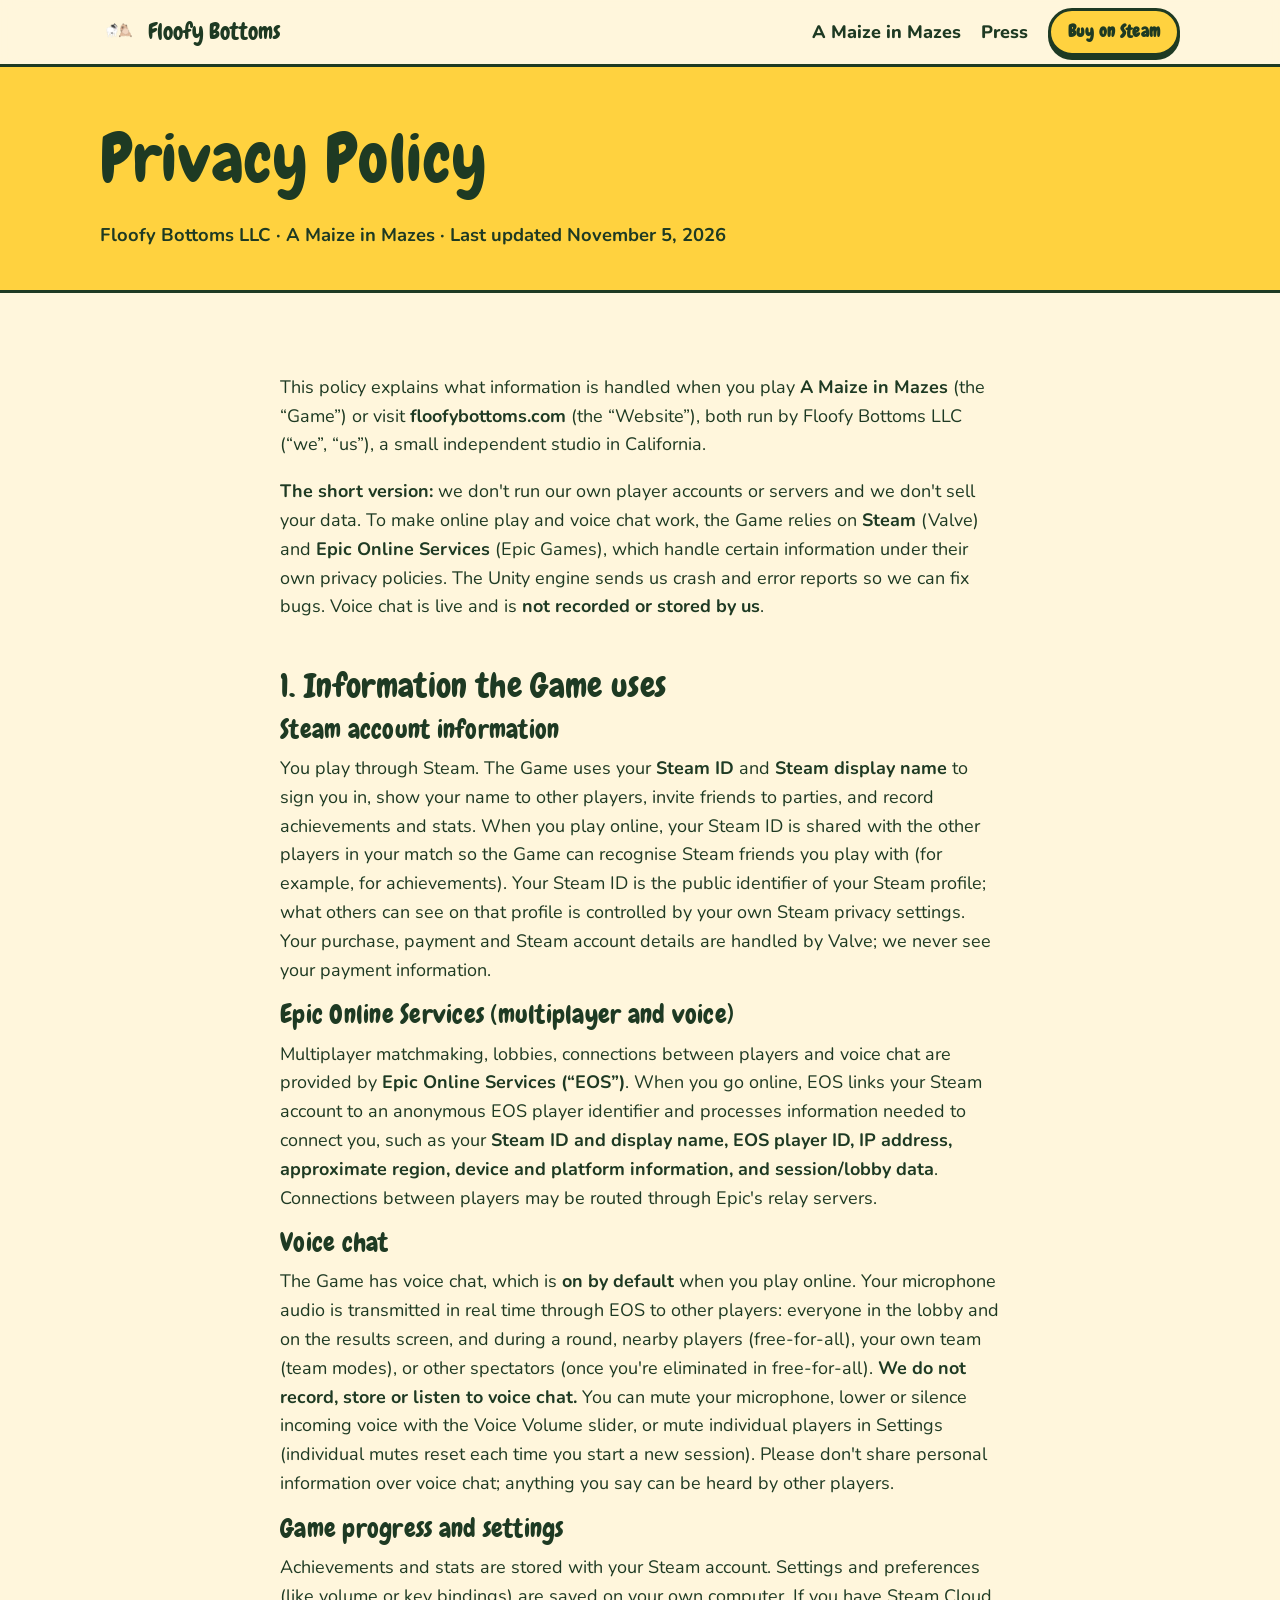
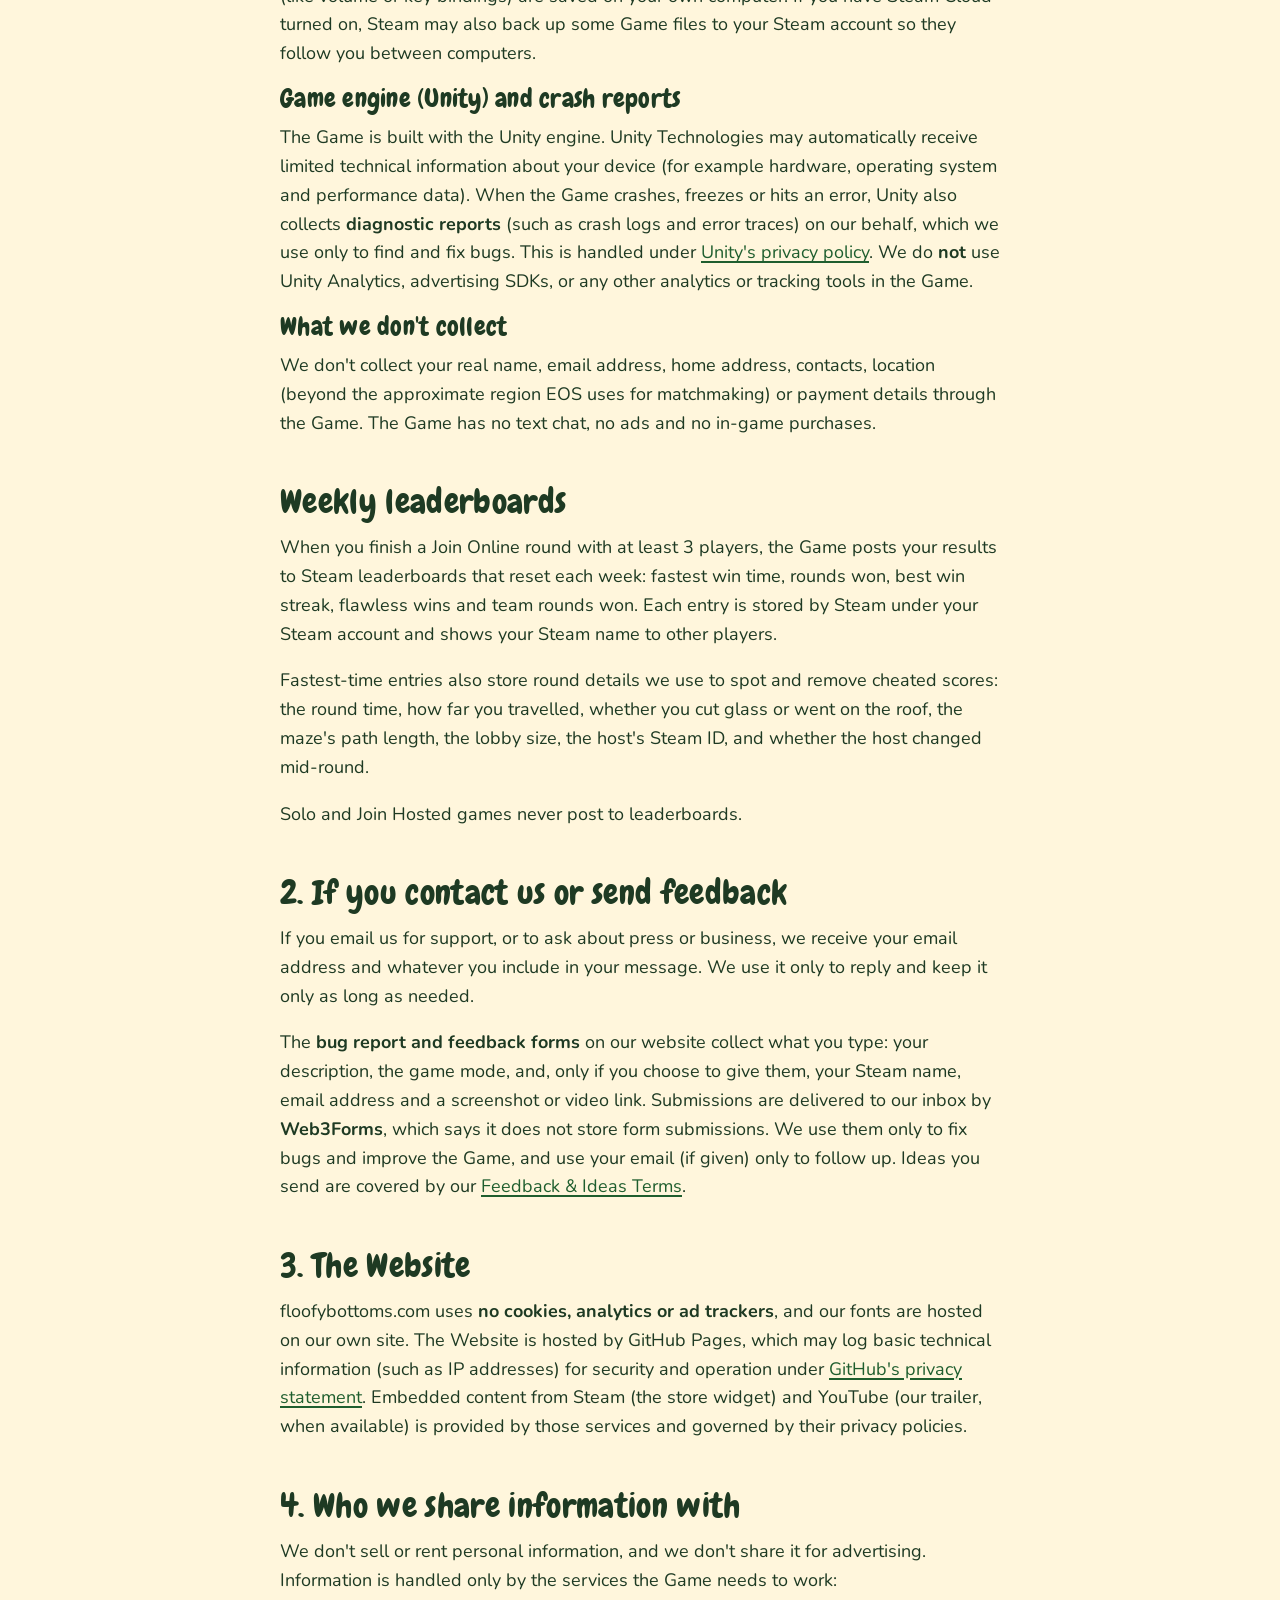
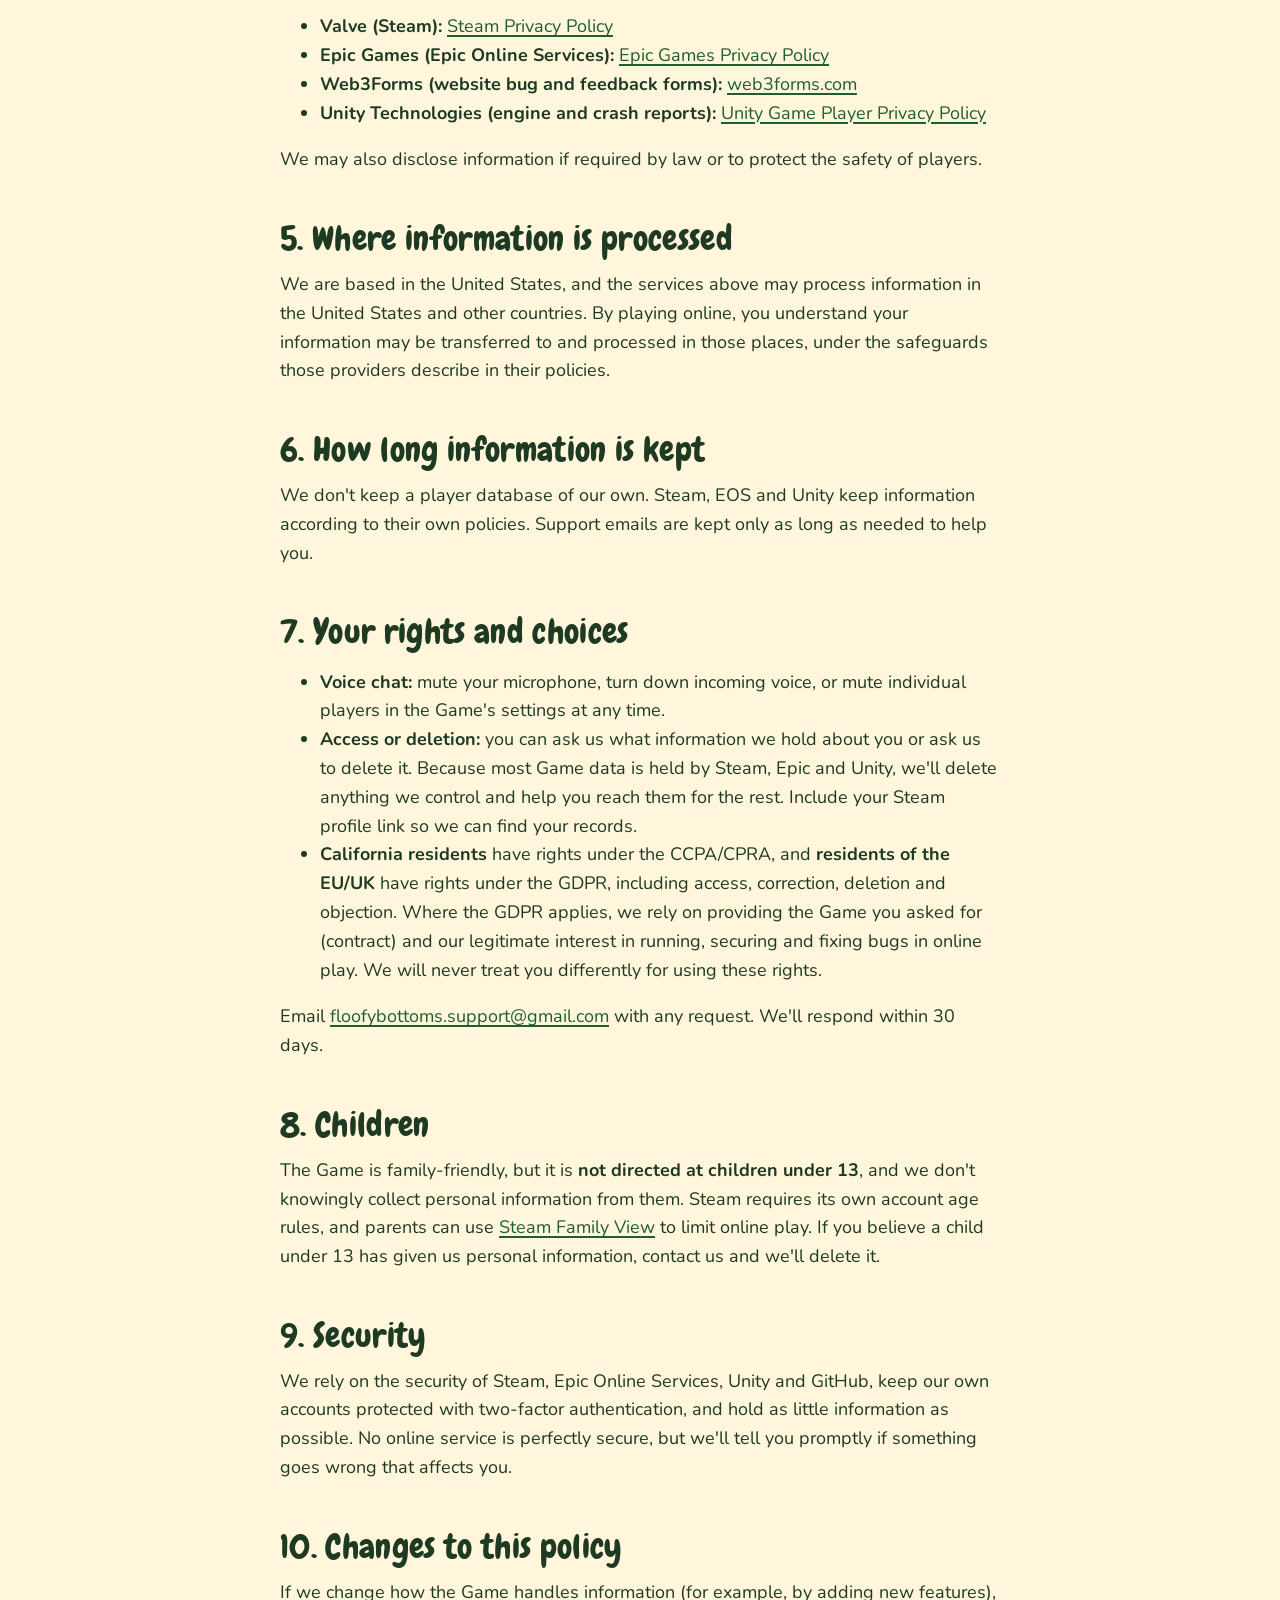
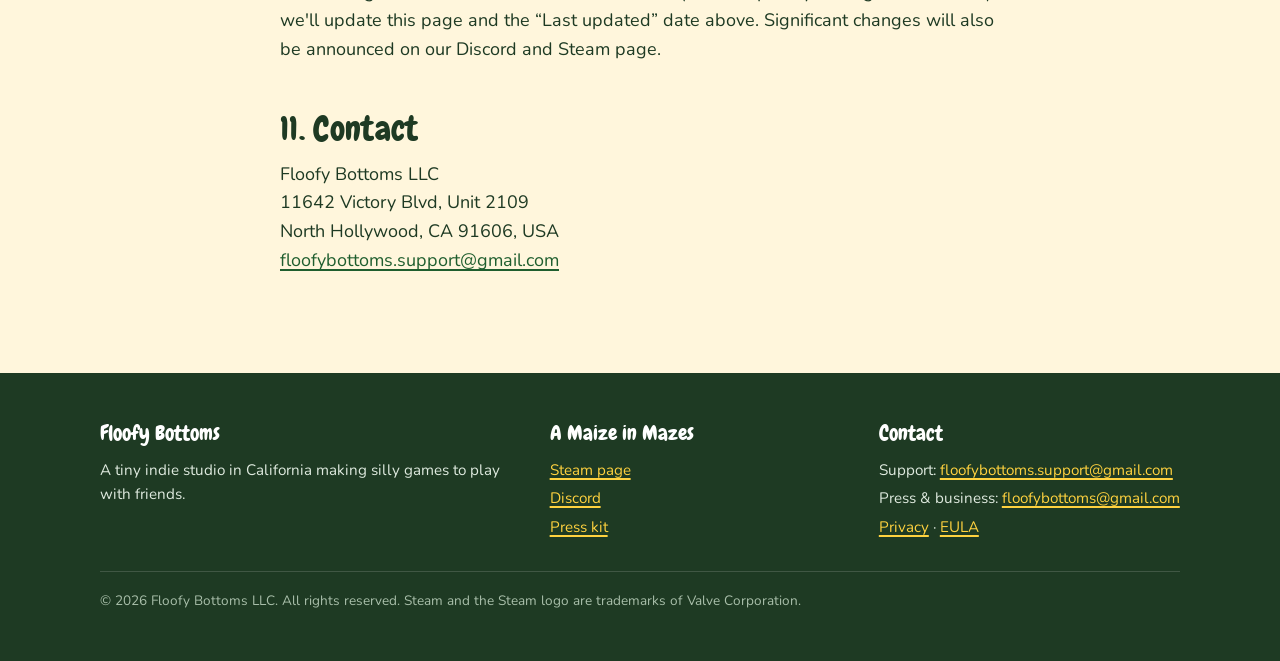
<file: privacy/index.html>
<!doctype html>
<html lang="en">
<head>
  <meta charset="utf-8">
  <meta name="viewport" content="width=device-width, initial-scale=1">
  <title>Privacy Policy | Floofy Bottoms</title>
  <meta name="description" content="Privacy policy for Floofy Bottoms LLC and A Maize in Mazes.">
  <link rel="icon" href="/assets/img/favicon.svg" type="image/svg+xml">
  <meta property="og:site_name" content="Floofy Bottoms">
  <meta property="og:title" content="Privacy Policy | Floofy Bottoms">
  <meta property="og:description" content="Privacy policy for Floofy Bottoms LLC and A Maize in Mazes.">
  <meta property="og:image" content="https://floofybottoms.com/assets/img/og-image.jpg">
  <meta name="twitter:card" content="summary_large_image">
  <link rel="preload" href="/assets/fonts/chewy.woff2" as="font" type="font/woff2" crossorigin>
  <link rel="stylesheet" href="/assets/css/style.css">
</head>
<body>
  <a class="skip" href="#main">Skip to content</a>
  <header class="nav">
    <div class="wrap">
      <a class="brand" href="/"><img src="/assets/img/pom-placeholder.svg" alt=""><span>Floofy Bottoms</span></a>
      <nav class="nav-links" aria-label="Main">
        <a href="/a-maize-in-mazes/">A Maize in Mazes</a>
        <a href="/a-maize-in-mazes/press/">Press</a>
        <a class="btn btn-small" data-steam href="https://store.steampowered.com/app/5151180/" data-pre="Wishlist" data-post="Buy on Steam">Wishlist</a>
      </nav>
    </div>
  </header>
  <main id="main">
    <div class="page-head"><div class="wrap"><h1>Privacy Policy</h1><p>Floofy Bottoms LLC &middot; A Maize in Mazes &middot; Last updated November 5, 2026</p></div></div>
    <section>
      <div class="wrap prose">
        <p>This policy explains what information is handled when you play <strong>A Maize in Mazes</strong> (the &ldquo;Game&rdquo;) or visit <strong>floofybottoms.com</strong> (the &ldquo;Website&rdquo;), both run by Floofy Bottoms LLC (&ldquo;we&rdquo;, &ldquo;us&rdquo;), a small independent studio in California.</p>
        <p><strong>The short version:</strong> we don't run our own player accounts or servers and we don't sell your data. To make online play and voice chat work, the Game relies on <strong>Steam</strong> (Valve) and <strong>Epic Online Services</strong> (Epic Games), which handle certain information under their own privacy policies. The Unity engine sends us crash and error reports so we can fix bugs. Voice chat is live and is <strong>not recorded or stored by us</strong>.</p>

        <h2>1. Information the Game uses</h2>
        <h3>Steam account information</h3>
        <p>You play through Steam. The Game uses your <strong>Steam ID</strong> and <strong>Steam display name</strong> to sign you in, show your name to other players, invite friends to parties, and record achievements and stats. When you play online, your Steam ID is shared with the other players in your match so the Game can recognise Steam friends you play with (for example, for achievements). Your Steam ID is the public identifier of your Steam profile; what others can see on that profile is controlled by your own Steam privacy settings. Your purchase, payment and Steam account details are handled by Valve; we never see your payment information.</p>
        <h3>Epic Online Services (multiplayer and voice)</h3>
        <p>Multiplayer matchmaking, lobbies, connections between players and voice chat are provided by <strong>Epic Online Services (&ldquo;EOS&rdquo;)</strong>. When you go online, EOS links your Steam account to an anonymous EOS player identifier and processes information needed to connect you, such as your <strong>Steam ID and display name, EOS player ID, IP address, approximate region, device and platform information, and session/lobby data</strong>. Connections between players may be routed through Epic's relay servers.</p>
        <h3>Voice chat</h3>
        <p>The Game has voice chat, which is <strong>on by default</strong> when you play online. Your microphone audio is transmitted in real time through EOS to other players: everyone in the lobby and on the results screen, and during a round, nearby players (free-for-all), your own team (team modes), or other spectators (once you're eliminated in free-for-all). <strong>We do not record, store or listen to voice chat.</strong> You can mute your microphone, lower or silence incoming voice with the Voice Volume slider, or mute individual players in Settings (individual mutes reset each time you start a new session). Please don't share personal information over voice chat; anything you say can be heard by other players.</p>
        <h3>Game progress and settings</h3>
        <p>Achievements and stats are stored with your Steam account. Settings and preferences (like volume or key bindings) are saved on your own computer. If you have Steam Cloud turned on, Steam may also back up some Game files to your Steam account so they follow you between computers.</p>
        <h3>Game engine (Unity) and crash reports</h3>
        <p>The Game is built with the Unity engine. Unity Technologies may automatically receive limited technical information about your device (for example hardware, operating system and performance data). When the Game crashes, freezes or hits an error, Unity also collects <strong>diagnostic reports</strong> (such as crash logs and error traces) on our behalf, which we use only to find and fix bugs. This is handled under <a href="https://unity.com/legal/game-player-and-app-user-privacy-policy">Unity's privacy policy</a>. We do <strong>not</strong> use Unity Analytics, advertising SDKs, or any other analytics or tracking tools in the Game.</p>
        <h3>What we don't collect</h3>
        <p>We don't collect your real name, email address, home address, contacts, location (beyond the approximate region EOS uses for matchmaking) or payment details through the Game. The Game has no text chat, no ads and no in-game purchases.</p>
        <h2>Weekly leaderboards</h2>
        <p>When you finish a Join Online round with at least 3 players, the Game posts your results to Steam leaderboards that reset each week: fastest win time, rounds won, best win streak, flawless wins and team rounds won. Each entry is stored by Steam under your Steam account and shows your Steam name to other players.</p>
        <p>Fastest-time entries also store round details we use to spot and remove cheated scores: the round time, how far you travelled, whether you cut glass or went on the roof, the maze's path length, the lobby size, the host's Steam ID, and whether the host changed mid-round.</p>
        <p>Solo and Join Hosted games never post to leaderboards.</p>
        
        <h2>2. If you contact us or send feedback</h2>
        <p>If you email us for support, or to ask about press or business, we receive your email address and whatever you include in your message. We use it only to reply and keep it only as long as needed.</p>
        <p>The <strong>bug report and feedback forms</strong> on our website collect what you type: your description, the game mode, and, only if you choose to give them, your Steam name, email address and a screenshot or video link. Submissions are delivered to our inbox by <strong>Web3Forms</strong>, which says it does not store form submissions. We use them only to fix bugs and improve the Game, and use your email (if given) only to follow up. Ideas you send are covered by our <a href="/feedback-terms/">Feedback &amp; Ideas Terms</a>.</p>

        <h2>3. The Website</h2>
        <p>floofybottoms.com uses <strong>no cookies, analytics or ad trackers</strong>, and our fonts are hosted on our own site. The Website is hosted by GitHub Pages, which may log basic technical information (such as IP addresses) for security and operation under <a href="https://docs.github.com/en/site-policy/privacy-policies/github-general-privacy-statement">GitHub's privacy statement</a>. Embedded content from Steam (the store widget) and YouTube (our trailer, when available) is provided by those services and governed by their privacy policies.</p>

        <h2>4. Who we share information with</h2>
        <p>We don't sell or rent personal information, and we don't share it for advertising. Information is handled only by the services the Game needs to work:</p>
        <ul>
          <li><strong>Valve (Steam):</strong> <a href="https://store.steampowered.com/privacy_agreement/">Steam Privacy Policy</a></li>
          <li><strong>Epic Games (Epic Online Services):</strong> <a href="https://legal.epicgames.com/epicgames/privacy-policy">Epic Games Privacy Policy</a></li>
          <li><strong>Web3Forms (website bug and feedback forms):</strong> <a href="https://web3forms.com">web3forms.com</a></li>          
          <li><strong>Unity Technologies (engine and crash reports):</strong> <a href="https://unity.com/legal/game-player-and-app-user-privacy-policy">Unity Game Player Privacy Policy</a></li>
        </ul>
        <p>We may also disclose information if required by law or to protect the safety of players.</p>

        <h2>5. Where information is processed</h2>
        <p>We are based in the United States, and the services above may process information in the United States and other countries. By playing online, you understand your information may be transferred to and processed in those places, under the safeguards those providers describe in their policies.</p>

        <h2>6. How long information is kept</h2>
        <p>We don't keep a player database of our own. Steam, EOS and Unity keep information according to their own policies. Support emails are kept only as long as needed to help you.</p>

        <h2>7. Your rights and choices</h2>
        <ul>
          <li><strong>Voice chat:</strong> mute your microphone, turn down incoming voice, or mute individual players in the Game's settings at any time.</li>
          <li><strong>Access or deletion:</strong> you can ask us what information we hold about you or ask us to delete it. Because most Game data is held by Steam, Epic and Unity, we'll delete anything we control and help you reach them for the rest. Include your Steam profile link so we can find your records.</li>
          <li><strong>California residents</strong> have rights under the CCPA/CPRA, and <strong>residents of the EU/UK</strong> have rights under the GDPR, including access, correction, deletion and objection. Where the GDPR applies, we rely on providing the Game you asked for (contract) and our legitimate interest in running, securing and fixing bugs in online play. We will never treat you differently for using these rights.</li>
        </ul>
        <p>Email <a href="mailto:floofybottoms.support@gmail.com">floofybottoms.support@gmail.com</a> with any request. We'll respond within 30 days.</p>

        <h2>8. Children</h2>
        <p>The Game is family-friendly, but it is <strong>not directed at children under 13</strong>, and we don't knowingly collect personal information from them. Steam requires its own account age rules, and parents can use <a href="https://store.steampowered.com/parental/">Steam Family View</a> to limit online play. If you believe a child under 13 has given us personal information, contact us and we'll delete it.</p>

        <h2>9. Security</h2>
        <p>We rely on the security of Steam, Epic Online Services, Unity and GitHub, keep our own accounts protected with two-factor authentication, and hold as little information as possible. No online service is perfectly secure, but we'll tell you promptly if something goes wrong that affects you.</p>

        <h2>10. Changes to this policy</h2>
        <p>If we change how the Game handles information (for example, by adding new features), we'll update this page and the &ldquo;Last updated&rdquo; date above. Significant changes will also be announced on our Discord and Steam page.</p>

        <h2>11. Contact</h2>
        <p>Floofy Bottoms LLC<br>
        11642 Victory Blvd, Unit 2109<br>
        North Hollywood, CA 91606, USA<br>
        <a href="mailto:floofybottoms.support@gmail.com">floofybottoms.support@gmail.com</a></p>
      </div>
    </section>
  </main>

  <footer class="footer">
    <div class="wrap">
      <div>
        <h4>Floofy Bottoms</h4>
        <p>A tiny indie studio in California making silly games to play with friends.</p>
      </div>
      <div>
        <h4>A Maize in Mazes</h4>
        <ul>
          <li><a data-steam href="https://store.steampowered.com/app/5151180/">Steam page</a></li>
          <li><a href="/discord">Discord</a></li>
          <li><a href="/a-maize-in-mazes/press/">Press kit</a></li>
        </ul>
      </div>
      <div>
        <h4>Contact</h4>
        <ul>
          <li>Support: <a href="mailto:floofybottoms.support@gmail.com">floofybottoms.support@gmail.com</a></li>
          <li>Press &amp; business: <a href="mailto:floofybottoms@gmail.com">floofybottoms@gmail.com</a></li>
          <li><a href="/privacy/">Privacy</a> &middot; <a href="/eula/">EULA</a></li>
        </ul>
      </div>
      <p class="legal">&copy; <span data-year>2026</span> Floofy Bottoms LLC. All rights reserved. Steam and the Steam logo are trademarks of Valve Corporation.</p>
    </div>
  </footer>

  <script src="/assets/js/site.js"></script>
</body>
</html>
</file>
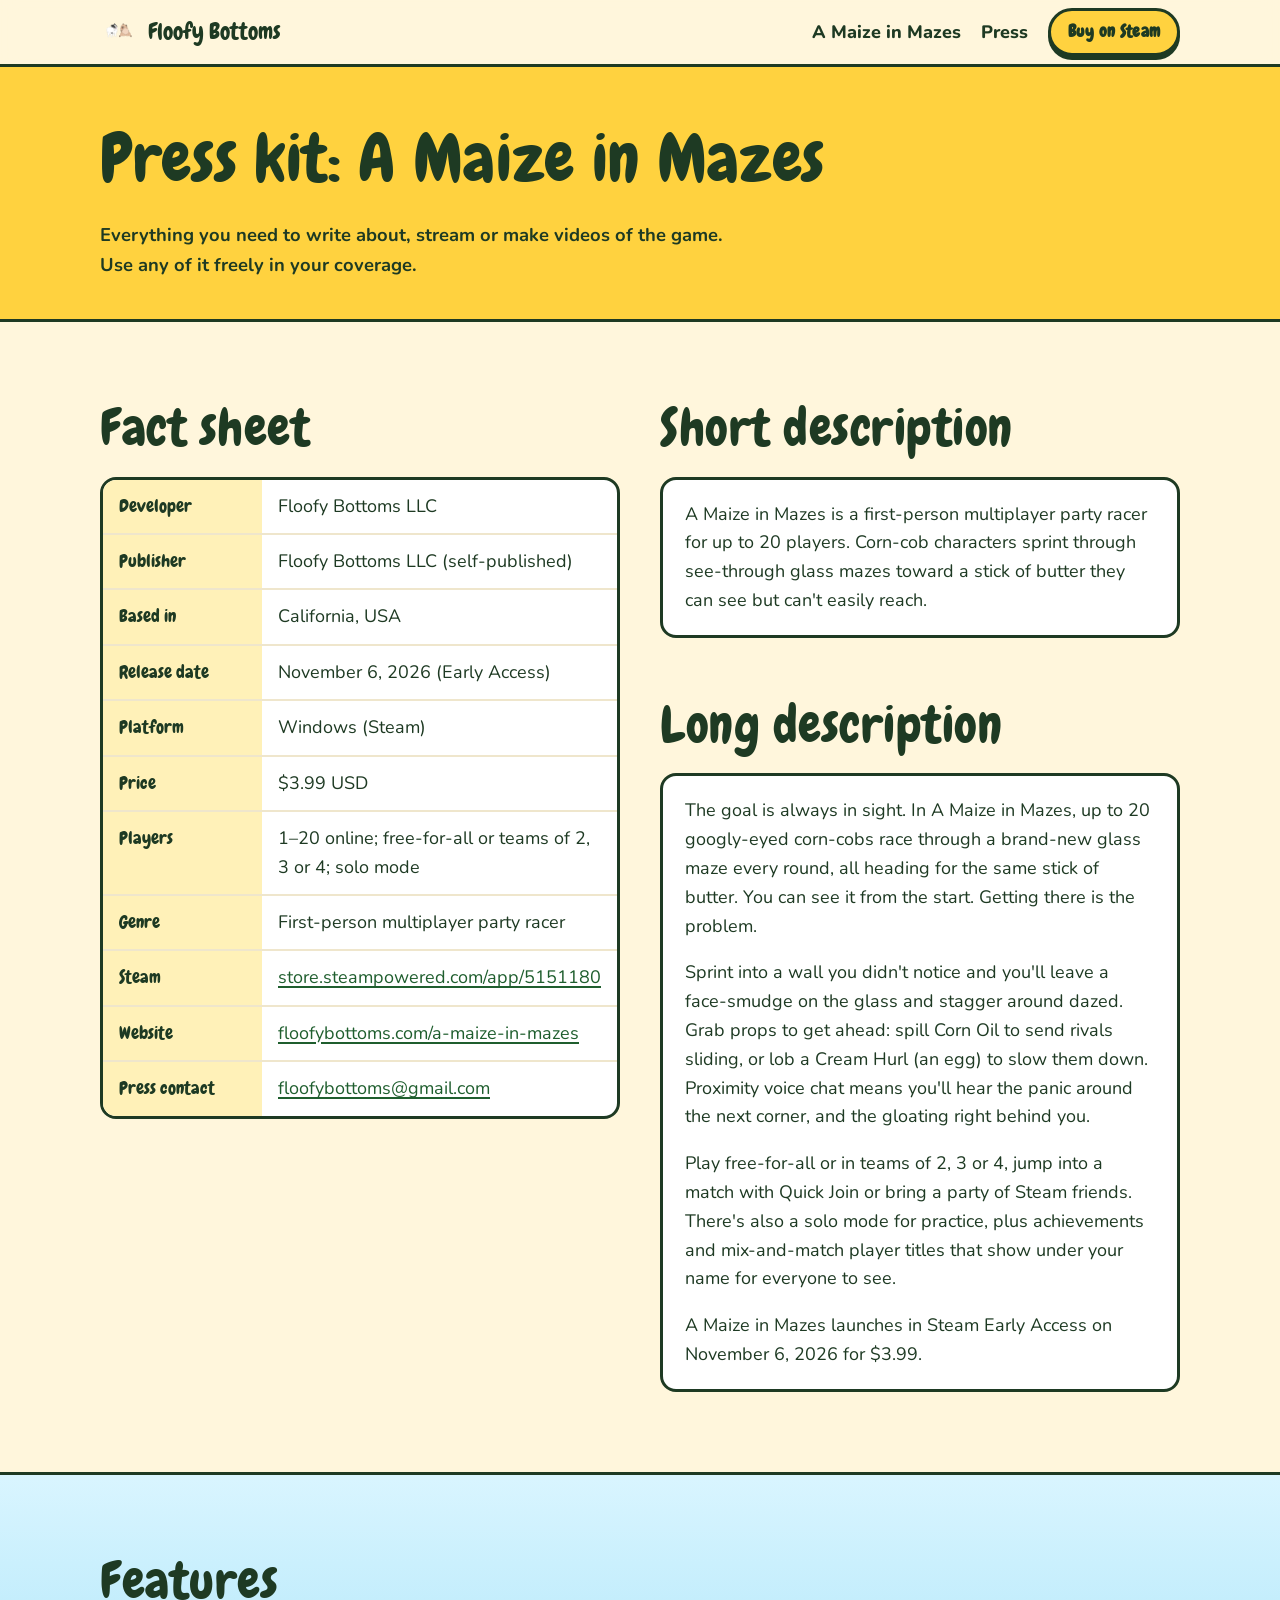
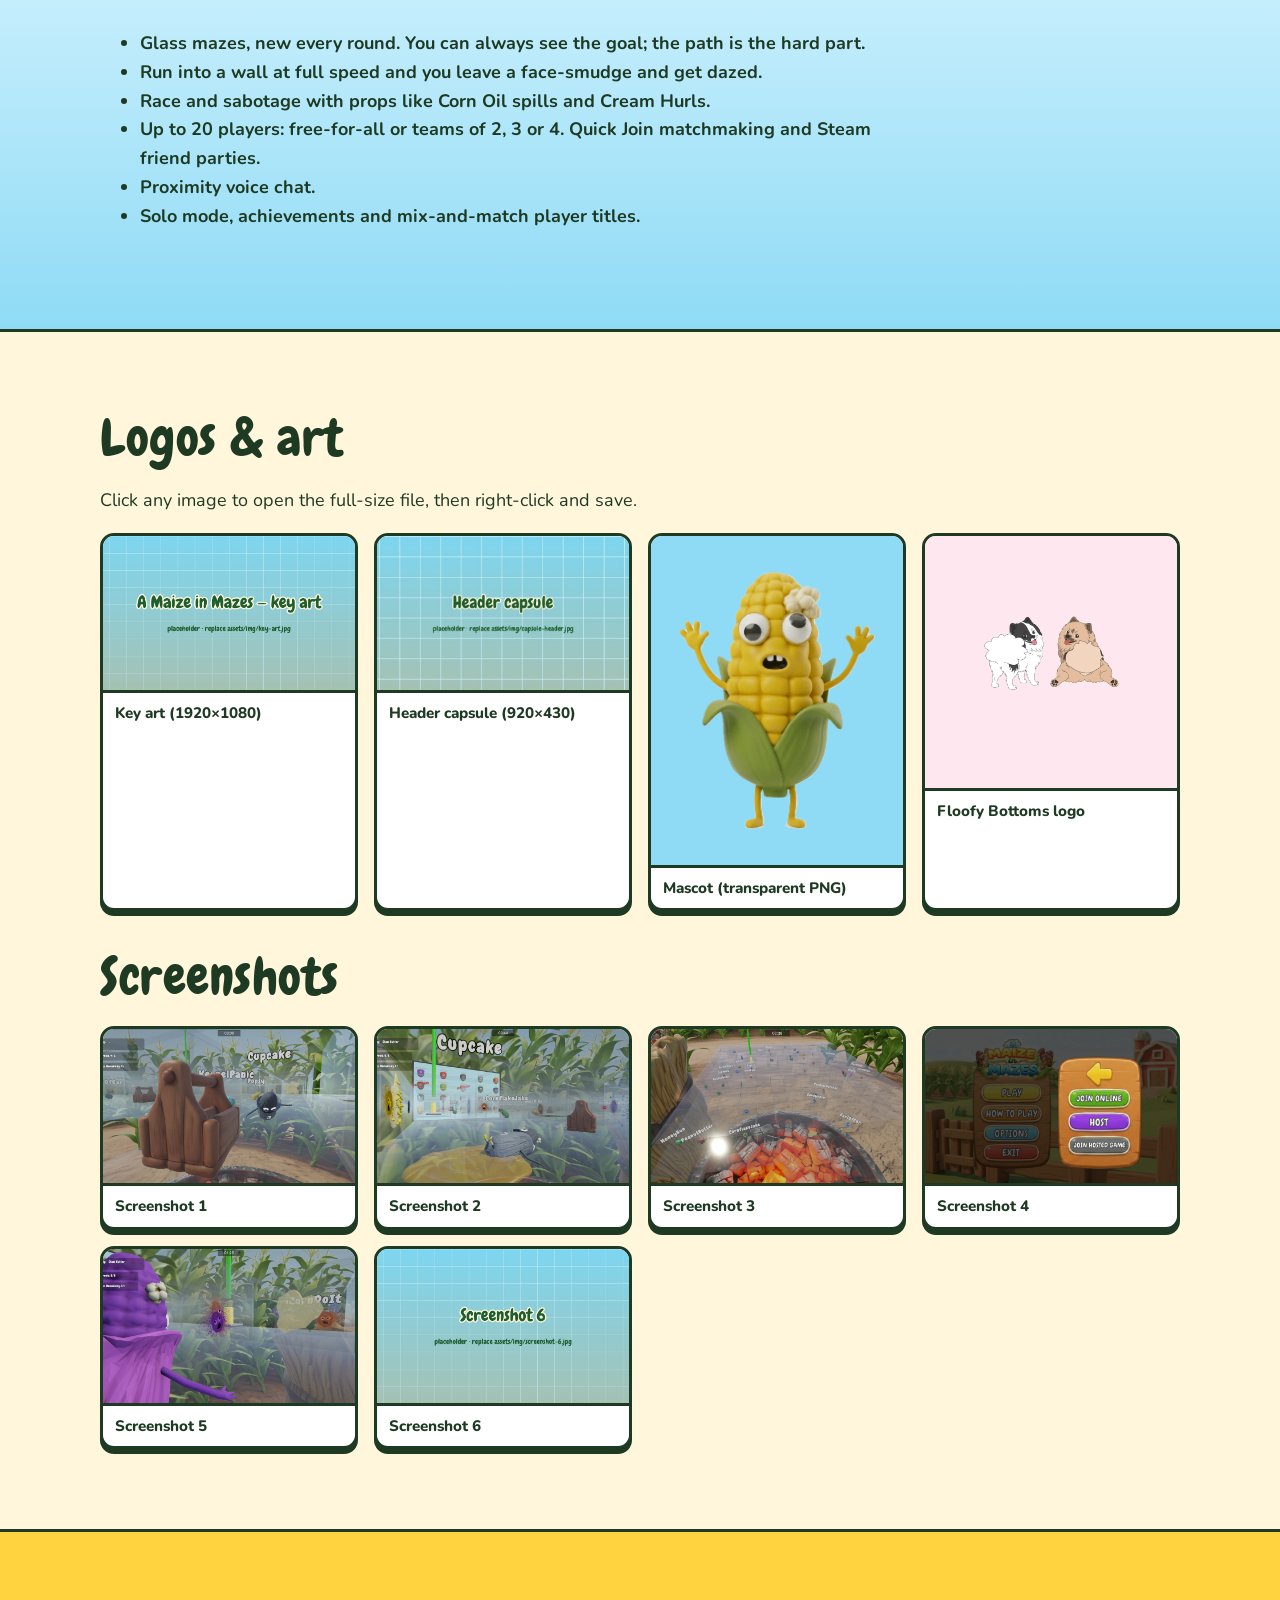
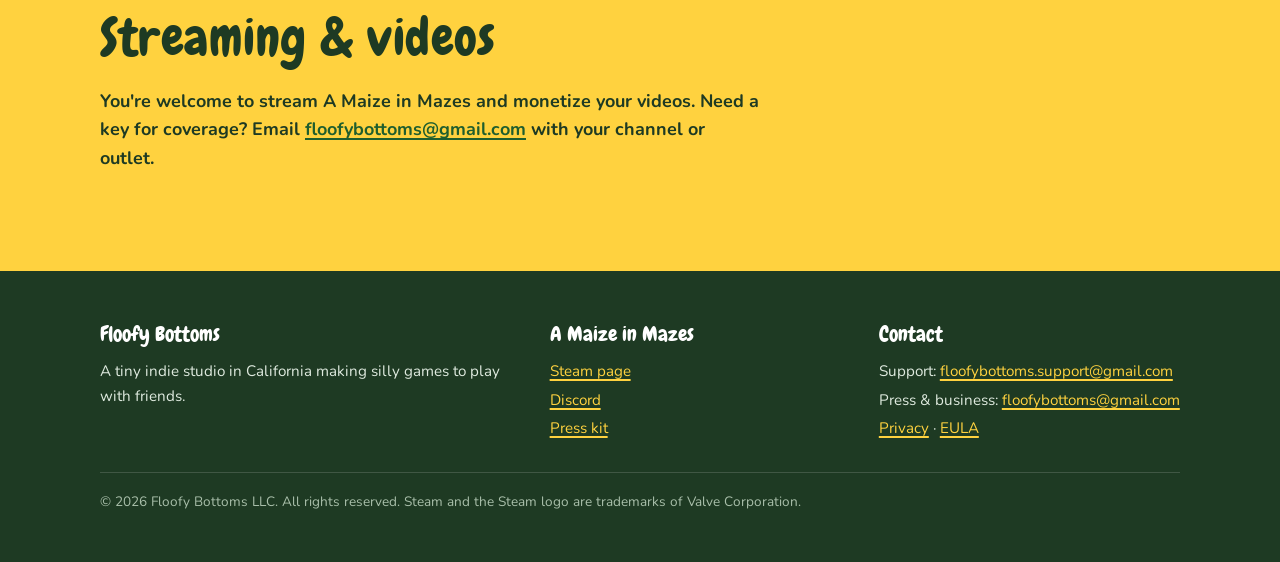
<file: a-maize-in-mazes/press/index.html>
<!doctype html>
<html lang="en">
<head>
  <meta charset="utf-8">
  <meta name="viewport" content="width=device-width, initial-scale=1">
  <title>Press kit: A Maize in Mazes</title>
  <meta name="description" content="Fact sheet, descriptions, logos and screenshots for A Maize in Mazes by Floofy Bottoms LLC.">
  <link rel="icon" href="/assets/img/favicon.svg" type="image/svg+xml">
  <meta property="og:site_name" content="Floofy Bottoms">
  <meta property="og:title" content="Press kit: A Maize in Mazes">
  <meta property="og:description" content="Fact sheet, descriptions, logos and screenshots for A Maize in Mazes by Floofy Bottoms LLC.">
  <meta property="og:image" content="https://floofybottoms.com/assets/img/og-image.jpg">
  <meta name="twitter:card" content="summary_large_image">
  <link rel="preload" href="/assets/fonts/chewy.woff2" as="font" type="font/woff2" crossorigin>
  <link rel="stylesheet" href="/assets/css/style.css">
</head>
<body>
  <a class="skip" href="#main">Skip to content</a>
  <header class="nav">
    <div class="wrap">
      <a class="brand" href="/"><img src="/assets/img/pom-placeholder.svg" alt=""><span>Floofy Bottoms</span></a>
      <nav class="nav-links" aria-label="Main">
        <a href="/a-maize-in-mazes/">A Maize in Mazes</a>
        <a href="/a-maize-in-mazes/press/">Press</a>
        <a class="btn btn-small" data-steam href="https://store.steampowered.com/app/5151180/" data-pre="Wishlist" data-post="Buy on Steam">Wishlist</a>
      </nav>
    </div>
  </header>
  <main id="main">
    <div class="page-head">
      <div class="wrap">
        <h1>Press kit: A Maize in Mazes</h1>
        <p>Everything you need to write about, stream or make videos of the game. Use any of it freely in your coverage.</p>
      </div>
    </div>

    <section>
      <div class="wrap">
        <div class="split" style="align-items:start">
          <div>
            <h2>Fact sheet</h2>
            <table class="factsheet">
              <tr><th>Developer</th><td>Floofy Bottoms LLC</td></tr>
              <tr><th>Publisher</th><td>Floofy Bottoms LLC (self-published)</td></tr>
              <tr><th>Based in</th><td>California, USA</td></tr>
              <tr><th>Release date</th><td>November 6, 2026 (Early Access)</td></tr>
              <tr><th>Platform</th><td>Windows (Steam)</td></tr>
              <tr><th>Price</th><td>$3.99 USD</td></tr>
              <tr><th>Players</th><td>1&ndash;20 online; free-for-all or teams of 2, 3 or 4; solo mode</td></tr>
              <tr><th>Genre</th><td>First-person multiplayer party racer</td></tr>
              <tr><th>Steam</th><td><a data-steam href="https://store.steampowered.com/app/5151180/">store.steampowered.com/app/5151180</a></td></tr>
              <tr><th>Website</th><td><a href="https://floofybottoms.com/a-maize-in-mazes/">floofybottoms.com/a-maize-in-mazes</a></td></tr>
              <tr><th>Press contact</th><td><a href="mailto:floofybottoms@gmail.com">floofybottoms@gmail.com</a></td></tr>
            </table>
          </div>
          <div>
            <h2>Short description</h2>
            <div class="copy-block">
              <p style="margin:0">A Maize in Mazes is a first-person multiplayer party racer for up to 20 players. Corn-cob characters sprint through see-through glass mazes toward a stick of butter they can see but can't easily reach.</p>
            </div>
            <h2 style="margin-top:1.2em">Long description</h2>
            <div class="copy-block">
              <p>The goal is always in sight. In A Maize in Mazes, up to 20 googly-eyed corn-cobs race through a brand-new glass maze every round, all heading for the same stick of butter. You can see it from the start. Getting there is the problem.</p>
              <p>Sprint into a wall you didn't notice and you'll leave a face-smudge on the glass and stagger around dazed. Grab props to get ahead: spill Corn Oil to send rivals sliding, or lob a Cream Hurl (an egg) to slow them down. Proximity voice chat means you'll hear the panic around the next corner, and the gloating right behind you.</p>
              <p>Play free-for-all or in teams of 2, 3 or 4, jump into a match with Quick Join or bring a party of Steam friends. There's also a solo mode for practice, plus achievements and mix-and-match player titles that show under your name for everyone to see.</p>
              <p style="margin:0">A Maize in Mazes launches in Steam Early Access on November 6, 2026 for $3.99.</p>
            </div>
          </div>
        </div>
      </div>
    </section>

    <section class="band-sky">
      <div class="wrap">
        <h2>Features</h2>
        <ul style="font-weight:700; max-width:780px">
          <li>Glass mazes, new every round. You can always see the goal; the path is the hard part.</li>
          <li>Run into a wall at full speed and you leave a face-smudge and get dazed.</li>
          <li>Race and sabotage with props like Corn Oil spills and Cream Hurls.</li>
          <li>Up to 20 players: free-for-all or teams of 2, 3 or 4. Quick Join matchmaking and Steam friend parties.</li>
          <li>Proximity voice chat.</li>
          <li>Solo mode, achievements and mix-and-match player titles.</li>
        </ul>
      </div>
    </section>

    <section>
      <div class="wrap">
        <h2>Logos &amp; art</h2>
        <p>Click any image to open the full-size file, then right-click and save.</p>
        <div class="press-grid" style="margin-bottom:40px">
          <a class="asset" href="/assets/img/key-art.jpg"><img src="/assets/img/key-art.jpg" alt="Key art" loading="lazy"><span>Key art (1920&times;1080)</span></a>
          <a class="asset" href="/assets/img/capsule-header.jpg"><img src="/assets/img/capsule-header.jpg" alt="Header capsule" loading="lazy"><span>Header capsule (920&times;430)</span></a>
          <a class="asset" href="/assets/img/mascot.png"><div class="mascot-thumb"><img src="/assets/img/mascot.png" alt="Corn mascot"></div><span>Mascot (transparent PNG)</span></a>
          <a class="asset" href="/assets/img/pom-placeholder.svg"><div class="mascot-thumb" style="background:#ffe7ef"><img src="/assets/img/pom-placeholder.svg" alt="Floofy Bottoms logo"></div><span>Floofy Bottoms logo</span></a>
        </div>
        <h2>Screenshots</h2>
        <div class="press-grid">
          <a class="asset" href="/assets/img/screenshot-1.jpg"><img src="/assets/img/screenshot-1.jpg" alt="Screenshot 1" loading="lazy"><span>Screenshot 1</span></a>
          <a class="asset" href="/assets/img/screenshot-2.jpg"><img src="/assets/img/screenshot-2.jpg" alt="Screenshot 2" loading="lazy"><span>Screenshot 2</span></a>
          <a class="asset" href="/assets/img/screenshot-3.jpg"><img src="/assets/img/screenshot-3.jpg" alt="Screenshot 3" loading="lazy"><span>Screenshot 3</span></a>
          <a class="asset" href="/assets/img/screenshot-4.jpg"><img src="/assets/img/screenshot-4.jpg" alt="Screenshot 4" loading="lazy"><span>Screenshot 4</span></a>
          <a class="asset" href="/assets/img/screenshot-5.jpg"><img src="/assets/img/screenshot-5.jpg" alt="Screenshot 5" loading="lazy"><span>Screenshot 5</span></a>
          <a class="asset" href="/assets/img/screenshot-6.jpg"><img src="/assets/img/screenshot-6.jpg" alt="Screenshot 6" loading="lazy"><span>Screenshot 6</span></a>
        </div>
      </div>
    </section>

    <section class="band-butter">
      <div class="wrap">
        <h2>Streaming &amp; videos</h2>
        <p style="max-width:60ch;font-weight:700">You're welcome to stream A Maize in Mazes and monetize your videos. Need a key for coverage? Email <a href="mailto:floofybottoms@gmail.com">floofybottoms@gmail.com</a> with your channel or outlet.</p>
      </div>
    </section>
  </main>

  <footer class="footer">
    <div class="wrap">
      <div>
        <h4>Floofy Bottoms</h4>
        <p>A tiny indie studio in California making silly games to play with friends.</p>
      </div>
      <div>
        <h4>A Maize in Mazes</h4>
        <ul>
          <li><a data-steam href="https://store.steampowered.com/app/5151180/">Steam page</a></li>
          <li><a href="/discord">Discord</a></li>
          <li><a href="/a-maize-in-mazes/press/">Press kit</a></li>
        </ul>
      </div>
      <div>
        <h4>Contact</h4>
        <ul>
          <li>Support: <a href="mailto:floofybottoms.support@gmail.com">floofybottoms.support@gmail.com</a></li>
          <li>Press &amp; business: <a href="mailto:floofybottoms@gmail.com">floofybottoms@gmail.com</a></li>
          <li><a href="/privacy/">Privacy</a> &middot; <a href="/eula/">EULA</a></li>
        </ul>
      </div>
      <p class="legal">&copy; <span data-year>2026</span> Floofy Bottoms LLC. All rights reserved. Steam and the Steam logo are trademarks of Valve Corporation.</p>
    </div>
  </footer>

  <script src="/assets/js/site.js"></script>
</body>
</html>
</file>
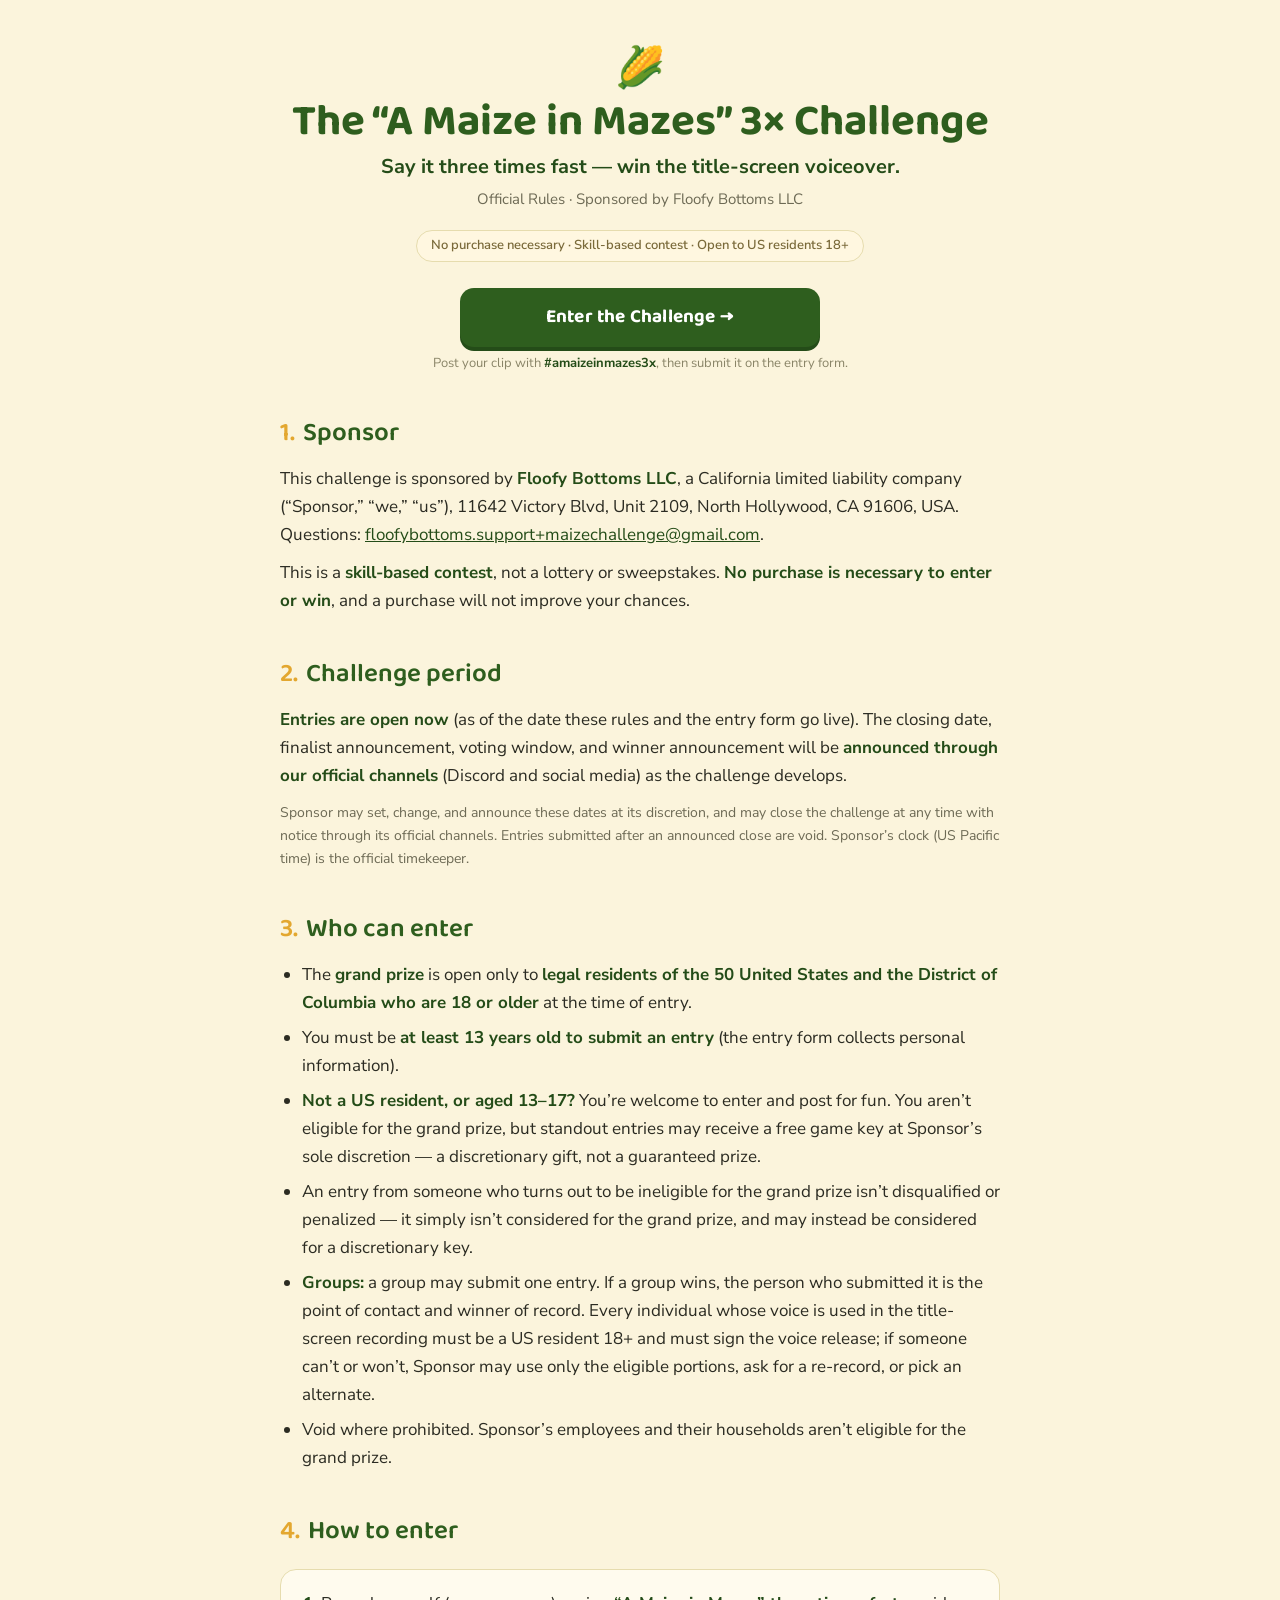
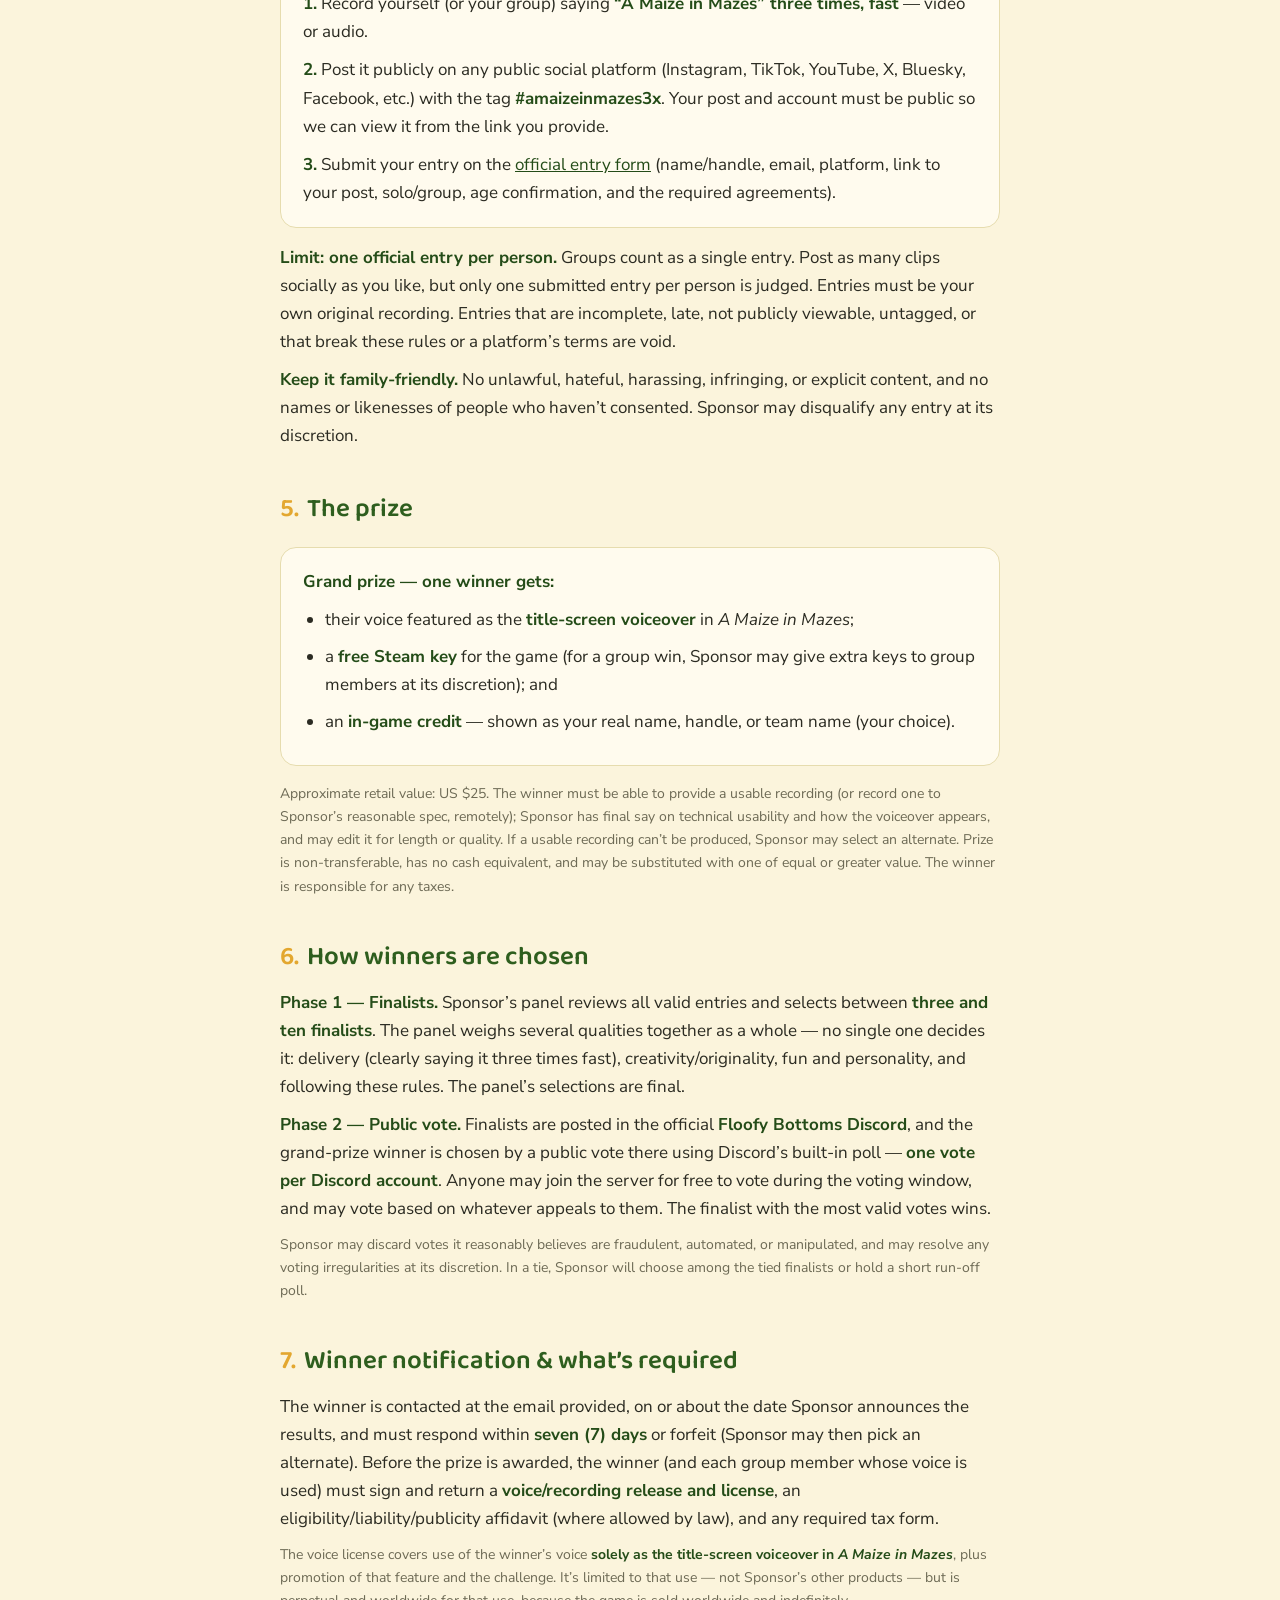
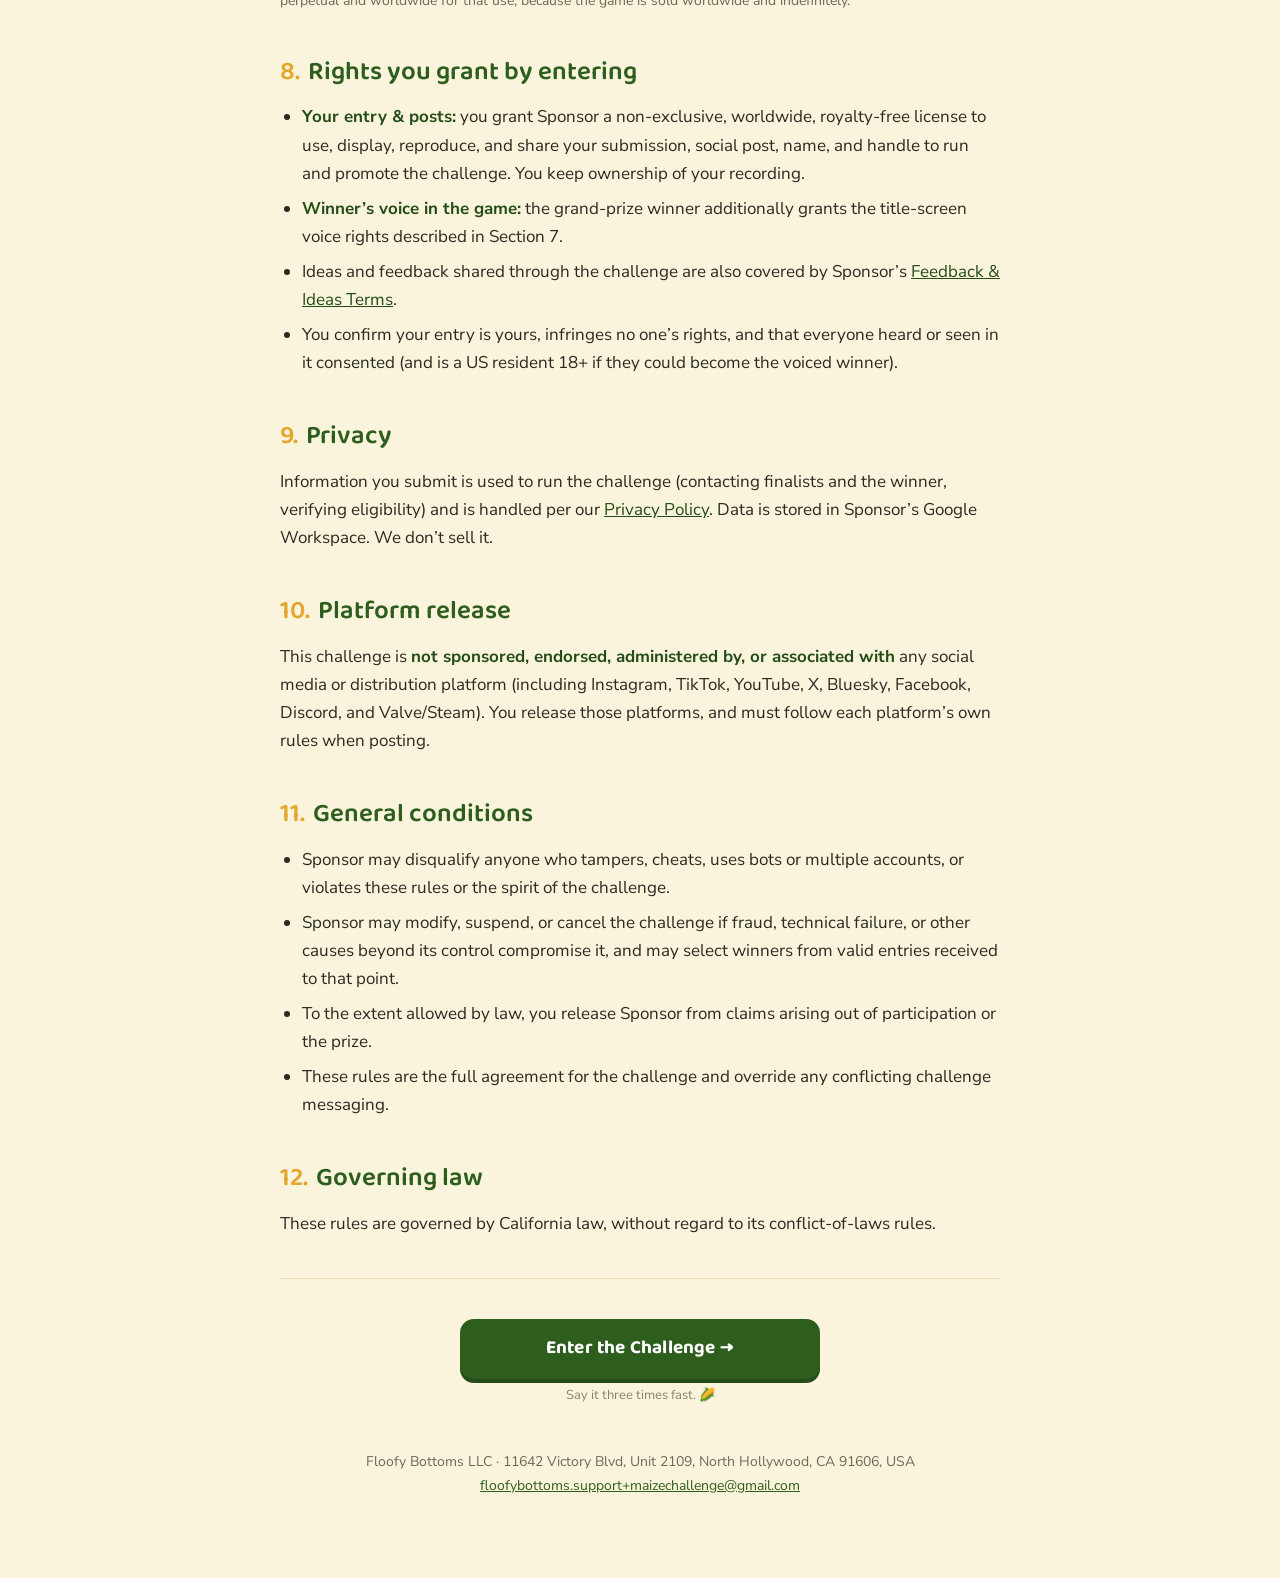
<file: maize-challenge-rules/maize-challenge-rules.html>
<!doctype html>
<html lang="en">
<head>
<meta charset="utf-8">
<meta name="viewport" content="width=device-width, initial-scale=1">
<title>A Maize in Mazes — 3× Challenge Official Rules</title>
<meta name="description" content="Official rules for the A Maize in Mazes 3× Challenge by Floofy Bottoms LLC.">
<link rel="preconnect" href="https://fonts.googleapis.com">
<link rel="preconnect" href="https://fonts.gstatic.com" crossorigin>
<link href="https://fonts.googleapis.com/css2?family=Baloo+2:wght@500;600;700&family=Nunito+Sans:ital,wght@0,400;0,600;0,700;1,400&display=swap" rel="stylesheet">
<style>
  :root{
    --cream:#FBF4DC;
    --cream-card:#FFFBEE;
    --ink:#2b2b22;
    --green:#2E5E1E;
    --green-deep:#244c18;
    --gold:#E3A72F;
    --rule:#e6dcae;
  }
  *{box-sizing:border-box;}
  html{scroll-behavior:smooth;}
  body{
    margin:0;
    background:var(--cream);
    color:var(--ink);
    font-family:"Nunito Sans",system-ui,-apple-system,Segoe UI,Roboto,sans-serif;
    font-size:17px;
    line-height:1.65;
  }
  .wrap{max-width:760px;margin:0 auto;padding:48px 20px 80px;}
  header.top{text-align:center;margin-bottom:8px;}
  .corn{font-size:40px;line-height:1;}
  h1{
    font-family:"Baloo 2",system-ui,sans-serif;
    color:var(--green);
    font-weight:700;
    font-size:clamp(28px,6vw,44px);
    line-height:1.1;
    margin:10px 0 4px;
  }
  .tagline{
    font-weight:700;color:var(--green-deep);
    font-size:clamp(16px,3.5vw,20px);margin:0 0 4px;
  }
  .sub{color:#6d6a55;font-size:15px;margin:0;}
  .legal-badge{
    display:inline-block;background:#fff7e0;border:1px solid var(--rule);
    color:#7a6a3a;font-size:13px;font-weight:600;border-radius:999px;
    padding:4px 14px;margin:18px 0 0;
  }
  .enter-cta{
    display:block;max-width:360px;margin:26px auto 6px;text-align:center;
    background:var(--green);color:#fff;text-decoration:none;font-weight:700;
    font-family:"Baloo 2",sans-serif;font-size:19px;letter-spacing:.2px;
    padding:14px 22px;border-radius:14px;
    box-shadow:0 4px 0 var(--green-deep);
    transition:transform .08s ease, box-shadow .08s ease;
  }
  .enter-cta:hover{transform:translateY(1px);box-shadow:0 3px 0 var(--green-deep);}
  .enter-note{text-align:center;color:#8a8568;font-size:13px;margin:0 0 30px;}
  h2{
    font-family:"Baloo 2",sans-serif;color:var(--green);font-weight:600;
    font-size:clamp(20px,4.5vw,26px);margin:38px 0 6px;
  }
  h2 .n{color:var(--gold);margin-right:8px;}
  p{margin:10px 0;}
  ul{margin:10px 0;padding-left:22px;}
  li{margin:7px 0;}
  strong{color:var(--green-deep);}
  .card{
    background:var(--cream-card);border:1px solid var(--rule);
    border-radius:16px;padding:20px 22px;margin:16px 0;
  }
  .prize li{margin:9px 0;}
  hr{border:none;border-top:1px solid var(--rule);margin:40px 0;}
  .fine{font-size:14px;color:#6d6a55;}
  footer{margin-top:44px;text-align:center;color:#6d6a55;font-size:14px;line-height:1.7;}
  footer a{color:var(--green);}
  a{color:var(--green-deep);}
  .em{font-style:italic;}
</style>
</head>
<body>
<div class="wrap">

  <header class="top">
    <div class="corn">🌽</div>
    <h1>The “A Maize in Mazes” 3× Challenge</h1>
    <p class="tagline">Say it three times fast — win the title-screen voiceover.</p>
    <p class="sub">Official Rules · Sponsored by Floofy Bottoms LLC</p>
    <!-- No-purchase / skill-contest disclosure, kept visible up top on purpose -->
    <div class="legal-badge">No purchase necessary · Skill-based contest · Open to US residents 18+</div>
  </header>

  <!-- TODO before launch: replace ENTRY_FORM_LINK with the published Google Form link -->
  <a class="enter-cta" href="ENTRY_FORM_LINK">Enter the Challenge →</a>
  <p class="enter-note">Post your clip with <strong>#amaizeinmazes3x</strong>, then submit it on the entry form.</p>

  <h2><span class="n">1.</span>Sponsor</h2>
  <p>This challenge is sponsored by <strong>Floofy Bottoms LLC</strong>, a California limited liability company (“Sponsor,” “we,” “us”), 11642 Victory Blvd, Unit 2109, North Hollywood, CA 91606, USA. Questions: <a href="mailto:floofybottoms.support+maizechallenge@gmail.com">floofybottoms.support+maizechallenge@gmail.com</a>.</p>
  <p>This is a <strong>skill-based contest</strong>, not a lottery or sweepstakes. <strong>No purchase is necessary to enter or win</strong>, and a purchase will not improve your chances.</p>

  <h2><span class="n">2.</span>Challenge period</h2>
  <p><strong>Entries are open now</strong> (as of the date these rules and the entry form go live). The closing date, finalist announcement, voting window, and winner announcement will be <strong>announced through our official channels</strong> (Discord and social media) as the challenge develops.</p>
  <p class="fine">Sponsor may set, change, and announce these dates at its discretion, and may close the challenge at any time with notice through its official channels. Entries submitted after an announced close are void. Sponsor’s clock (US Pacific time) is the official timekeeper.</p>

  <h2><span class="n">3.</span>Who can enter</h2>
  <ul>
    <li>The <strong>grand prize</strong> is open only to <strong>legal residents of the 50 United States and the District of Columbia who are 18 or older</strong> at the time of entry.</li>
    <li>You must be <strong>at least 13 years old to submit an entry</strong> (the entry form collects personal information).</li>
    <li><strong>Not a US resident, or aged 13–17?</strong> You’re welcome to enter and post for fun. You aren’t eligible for the grand prize, but standout entries may receive a free game key at Sponsor’s sole discretion — a discretionary gift, not a guaranteed prize.</li>
    <li>An entry from someone who turns out to be ineligible for the grand prize isn’t disqualified or penalized — it simply isn’t considered for the grand prize, and may instead be considered for a discretionary key.</li>
    <li><strong>Groups:</strong> a group may submit one entry. If a group wins, the person who submitted it is the point of contact and winner of record. Every individual whose voice is used in the title-screen recording must be a US resident 18+ and must sign the voice release; if someone can’t or won’t, Sponsor may use only the eligible portions, ask for a re-record, or pick an alternate.</li>
    <li>Void where prohibited. Sponsor’s employees and their households aren’t eligible for the grand prize.</li>
  </ul>

  <h2><span class="n">4.</span>How to enter</h2>
  <div class="card">
    <p style="margin-top:0"><strong>1.</strong> Record yourself (or your group) saying <strong>“A Maize in Mazes” three times, fast</strong> — video or audio.</p>
    <p><strong>2.</strong> Post it publicly on any public social platform (Instagram, TikTok, YouTube, X, Bluesky, Facebook, etc.) with the tag <strong>#amaizeinmazes3x</strong>. Your post and account must be public so we can view it from the link you provide.</p>
    <p style="margin-bottom:0"><strong>3.</strong> Submit your entry on the <a href="ENTRY_FORM_LINK">official entry form</a> (name/handle, email, platform, link to your post, solo/group, age confirmation, and the required agreements).</p>
  </div>
  <p><strong>Limit: one official entry per person.</strong> Groups count as a single entry. Post as many clips socially as you like, but only one submitted entry per person is judged. Entries must be your own original recording. Entries that are incomplete, late, not publicly viewable, untagged, or that break these rules or a platform’s terms are void.</p>
  <p><strong>Keep it family-friendly.</strong> No unlawful, hateful, harassing, infringing, or explicit content, and no names or likenesses of people who haven’t consented. Sponsor may disqualify any entry at its discretion.</p>

  <h2><span class="n">5.</span>The prize</h2>
  <div class="card prize">
    <p style="margin-top:0"><strong>Grand prize — one winner gets:</strong></p>
    <ul style="margin-bottom:0">
      <li>their voice featured as the <strong>title-screen voiceover</strong> in <span class="em">A Maize in Mazes</span>;</li>
      <li>a <strong>free Steam key</strong> for the game (for a group win, Sponsor may give extra keys to group members at its discretion); and</li>
      <li>an <strong>in-game credit</strong> — shown as your real name, handle, or team name (your choice).</li>
    </ul>
  </div>
  <p class="fine">Approximate retail value: US $25. The winner must be able to provide a usable recording (or record one to Sponsor’s reasonable spec, remotely); Sponsor has final say on technical usability and how the voiceover appears, and may edit it for length or quality. If a usable recording can’t be produced, Sponsor may select an alternate. Prize is non-transferable, has no cash equivalent, and may be substituted with one of equal or greater value. The winner is responsible for any taxes.</p>

  <h2><span class="n">6.</span>How winners are chosen</h2>
  <p><strong>Phase 1 — Finalists.</strong> Sponsor’s panel reviews all valid entries and selects between <strong>three and ten finalists</strong>. The panel weighs several qualities together as a whole — no single one decides it: delivery (clearly saying it three times fast), creativity/originality, fun and personality, and following these rules. The panel’s selections are final.</p>
  <p><strong>Phase 2 — Public vote.</strong> Finalists are posted in the official <strong>Floofy Bottoms Discord</strong>, and the grand-prize winner is chosen by a public vote there using Discord’s built-in poll — <strong>one vote per Discord account</strong>. Anyone may join the server for free to vote during the voting window, and may vote based on whatever appeals to them. The finalist with the most valid votes wins.</p>
  <p class="fine">Sponsor may discard votes it reasonably believes are fraudulent, automated, or manipulated, and may resolve any voting irregularities at its discretion. In a tie, Sponsor will choose among the tied finalists or hold a short run-off poll.</p>

  <h2><span class="n">7.</span>Winner notification &amp; what’s required</h2>
  <p>The winner is contacted at the email provided, on or about the date Sponsor announces the results, and must respond within <strong>seven (7) days</strong> or forfeit (Sponsor may then pick an alternate). Before the prize is awarded, the winner (and each group member whose voice is used) must sign and return a <strong>voice/recording release and license</strong>, an eligibility/liability/publicity affidavit (where allowed by law), and any required tax form.</p>
  <p class="fine">The voice license covers use of the winner’s voice <strong>solely as the title-screen voiceover in <span class="em">A Maize in Mazes</span></strong>, plus promotion of that feature and the challenge. It’s limited to that use — not Sponsor’s other products — but is perpetual and worldwide for that use, because the game is sold worldwide and indefinitely.</p>

  <h2><span class="n">8.</span>Rights you grant by entering</h2>
  <ul>
    <li><strong>Your entry &amp; posts:</strong> you grant Sponsor a non-exclusive, worldwide, royalty-free license to use, display, reproduce, and share your submission, social post, name, and handle to run and promote the challenge. You keep ownership of your recording.</li>
    <li><strong>Winner’s voice in the game:</strong> the grand-prize winner additionally grants the title-screen voice rights described in Section 7.</li>
    <li>Ideas and feedback shared through the challenge are also covered by Sponsor’s <a href="https://floofybottoms.com/feedback-terms">Feedback &amp; Ideas Terms</a>.</li>
    <li>You confirm your entry is yours, infringes no one’s rights, and that everyone heard or seen in it consented (and is a US resident 18+ if they could become the voiced winner).</li>
  </ul>

  <h2><span class="n">9.</span>Privacy</h2>
  <p>Information you submit is used to run the challenge (contacting finalists and the winner, verifying eligibility) and is handled per our <a href="https://floofybottoms.com/privacy/">Privacy Policy</a>. Data is stored in Sponsor’s Google Workspace. We don’t sell it.</p>

  <h2><span class="n">10.</span>Platform release</h2>
  <p>This challenge is <strong>not sponsored, endorsed, administered by, or associated with</strong> any social media or distribution platform (including Instagram, TikTok, YouTube, X, Bluesky, Facebook, Discord, and Valve/Steam). You release those platforms, and must follow each platform’s own rules when posting.</p>

  <h2><span class="n">11.</span>General conditions</h2>
  <ul>
    <li>Sponsor may disqualify anyone who tampers, cheats, uses bots or multiple accounts, or violates these rules or the spirit of the challenge.</li>
    <li>Sponsor may modify, suspend, or cancel the challenge if fraud, technical failure, or other causes beyond its control compromise it, and may select winners from valid entries received to that point.</li>
    <li>To the extent allowed by law, you release Sponsor from claims arising out of participation or the prize.</li>
    <li>These rules are the full agreement for the challenge and override any conflicting challenge messaging.</li>
  </ul>

  <h2><span class="n">12.</span>Governing law</h2>
  <p>These rules are governed by California law, without regard to its conflict-of-laws rules.</p>

  <hr>

  <a class="enter-cta" href="ENTRY_FORM_LINK">Enter the Challenge →</a>
  <p class="enter-note">Say it three times fast. 🌽</p>

  <footer>
    Floofy Bottoms LLC · 11642 Victory Blvd, Unit 2109, North Hollywood, CA 91606, USA<br>
    <a href="mailto:floofybottoms.support+maizechallenge@gmail.com">floofybottoms.support+maizechallenge@gmail.com</a>
  </footer>

</div>
</body>
</html>
</file>
<file: assets/css/style.css>
/* Floofy Bottoms / A Maize in Mazes — shared stylesheet
   Fonts are self-hosted (no Google request): Chewy + Nunito, both SIL Open Font License. */

@font-face { font-family: "Chewy"; src: url("../fonts/chewy.woff2") format("woff2"); font-display: swap; }
@font-face { font-family: "Nunito"; src: url("../fonts/nunito.woff2") format("woff2"); font-weight: 200 1000; font-display: swap; }

:root {
  --butter: #ffd23f;
  --butter-deep: #f2b705;
  --butter-pale: #fff1b8;
  --leaf: #3e9a47;
  --leaf-deep: #1f5e2e;
  --cream: #fff6dc;
  --sky: #8fdbf5;
  --sky-deep: #4cbfe6;
  --glass: rgba(190, 240, 255, 0.55);
  --tomato: #ff6b4a;
  --ink: #1e3a23;
  --ink-soft: #46604a;
  --white: #ffffff;
  --radius: 22px;
  --wrap: 1120px;
  --shadow: 0 6px 0 rgba(30, 58, 35, 0.18);
}

* { box-sizing: border-box; }
html { scroll-behavior: smooth; }
body {
  margin: 0;
  font-family: "Nunito", system-ui, sans-serif;
  font-size: 18px;
  line-height: 1.6;
  color: var(--ink);
  background: var(--cream);
  -webkit-font-smoothing: antialiased;
  overflow-x: hidden;
}
img, svg, video, iframe { max-width: 100%; display: block; }
a { color: var(--leaf-deep); text-decoration-thickness: 2px; text-underline-offset: 3px; }
a:hover { color: var(--leaf); }
h1, h2, h3, .chewy { font-family: "Chewy", "Nunito", sans-serif; font-weight: 400; line-height: 1.05; letter-spacing: 0.01em; margin: 0 0 0.4em; }
h2 { font-size: clamp(2.1rem, 5vw, 3.2rem); }
h3 { font-size: 1.6rem; }
p { margin: 0 0 1em; }
.wrap { width: 100%; max-width: var(--wrap); margin: 0 auto; padding: 0 20px; }
.skip { position: absolute; left: -999px; top: 8px; background: var(--ink); color: var(--white); padding: 8px 14px; border-radius: 10px; z-index: 100; }
.skip:focus { left: 8px; }
:focus-visible { outline: 4px solid var(--tomato); outline-offset: 3px; border-radius: 8px; }

/* ---------- Buttons ---------- */
.btn {
  --bg: var(--butter); --fg: var(--ink); --edge: var(--butter-deep);
  display: inline-flex; align-items: center; justify-content: center; gap: 0.5em;
  font-family: "Chewy", sans-serif; font-size: 1.35rem; letter-spacing: 0.02em;
  padding: 0.6em 1.25em 0.55em; border-radius: 999px;
  background: var(--bg); color: var(--fg); text-decoration: none;
  border: 3px solid var(--ink);
  box-shadow: 0 6px 0 var(--ink);
  transition: transform 0.12s ease, box-shadow 0.12s ease;
  cursor: pointer; white-space: nowrap;
}
.btn:hover { color: var(--fg); transform: translateY(-2px) rotate(-1deg); box-shadow: 0 8px 0 var(--ink); }
.btn:active { transform: translateY(5px); box-shadow: 0 1px 0 var(--ink); }
.btn svg { width: 1.1em; height: 1.1em; flex: none; }
.btn-green { --bg: var(--leaf); --fg: var(--white); }
.btn-white { --bg: var(--white); }
.btn-small { font-size: 1.05rem; padding: 0.45em 1em 0.4em; box-shadow: 0 4px 0 var(--ink); }
.btn-row { display: flex; flex-wrap: wrap; gap: 16px 14px; align-items: center; }

/* ---------- Top nav ---------- */
.nav { position: sticky; top: 0; z-index: 50; background: rgba(255, 246, 220, 0.92); backdrop-filter: blur(8px); border-bottom: 3px solid var(--ink); }
.nav .wrap { display: flex; align-items: center; gap: 18px; min-height: 64px; }
.brand { display: flex; align-items: center; gap: 10px; text-decoration: none; color: var(--ink); font-family: "Chewy", sans-serif; font-size: 1.45rem; }
.brand img, .brand svg { width: 38px; height: 38px; }
.nav-links { display: flex; gap: 20px; margin-left: auto; align-items: center; }
.nav-links a { font-weight: 800; text-decoration: none; color: var(--ink); }
.nav-links a:hover { color: var(--leaf); }
@media (max-width: 760px) {
  .nav-links a:not(.btn) { display: none; }
  .brand span { font-size: 1.2rem; }
}

/* ---------- Game page hero ---------- */
.hero {
  position: relative;
  background:
    radial-gradient(circle at 85% 15%, rgba(255,255,255,0.7) 0 60px, transparent 61px),
    linear-gradient(180deg, var(--sky) 0%, #d4f3ff 100%);
  border-bottom: 3px solid var(--ink);
  overflow: hidden;
}
.hero::after { content: ""; position: absolute; left: 0; right: 0; bottom: 0; height: 56px; background: url("data:image/svg+xml,%3Csvg xmlns='http://www.w3.org/2000/svg' viewBox='0 0 120 56'%3E%3Cpath d='M0 22Q15 6 30 22T60 22T90 22T120 22V56H0Z' fill='%233e9a47'/%3E%3Cpath d='M0 22Q15 6 30 22T60 22T90 22T120 22' fill='none' stroke='%231e3a23' stroke-width='3'/%3E%3C/svg%3E") repeat-x bottom / 120px 56px; pointer-events: none; }
.hero .wrap { position: relative; z-index: 1; display: grid; grid-template-columns: 1.05fr 1fr; gap: 24px; align-items: center; padding-top: 40px; padding-bottom: 76px; }
.hero-title { font-size: clamp(3.2rem, 9vw, 6.2rem); color: var(--butter); -webkit-text-stroke: 3px var(--ink); paint-order: stroke fill; text-shadow: 0 6px 0 var(--ink); margin-bottom: 0.25em; transform: rotate(-2deg); transform-origin: left; }
.hero-title small { display: block; font-size: 0.5em; margin: 0.05em 0 0.08em 0.2em; color: var(--white); -webkit-text-stroke: 2px var(--ink); text-shadow: 0 4px 0 var(--ink); }
.hero-hook { font-size: 1.25rem; font-weight: 700; max-width: 34ch; }
.hero-meta { display: flex; flex-wrap: wrap; gap: 8px; margin: 22px 0 0; padding: 0; list-style: none; }
.hero-meta li { background: var(--white); border: 2px solid var(--ink); border-radius: 999px; padding: 2px 12px; font-weight: 800; font-size: 0.9rem; }
.cta-note { font-size: 0.95rem; font-weight: 700; color: var(--ink-soft); margin-top: 14px; }

/* glass maze diorama */
.diorama { position: relative; aspect-ratio: 1 / 0.9; width: 100%; max-width: 520px; justify-self: center; }
.maze-stage { position: absolute; inset: 8% 6% 14%; perspective: 1100px; }
.maze-tilt { position: absolute; inset: 0; transform: rotateX(58deg) rotateZ(-38deg); transform-style: preserve-3d; }
.maze-floor { position: absolute; inset: 0; background: repeating-linear-gradient(90deg, #ffe58a 0 18px, #ffdf6e 18px 36px); border: 4px solid var(--ink); border-radius: 10px; box-shadow: 0 0 0 10px #ffe9a3; }
.maze-layer { position: absolute; inset: 0; width: 100%; height: 100%; overflow: visible; }
.maze-layer path { fill: none; stroke-linecap: round; }
.diorama .butter { position: absolute; left: 50%; top: 38%; width: 22%; transform: translate(-50%, -50%); filter: drop-shadow(0 6px 0 rgba(30,58,35,0.25)); animation: bob 2.4s ease-in-out infinite; }
.diorama .mascot { position: absolute; left: -2%; bottom: -2%; width: 40%; animation: hop 1.8s ease-in-out infinite; transform-origin: bottom center; }
.sparkle { position: absolute; font-family: "Chewy"; color: var(--white); -webkit-text-stroke: 2px var(--ink); paint-order: stroke fill; font-size: 1.4rem; }
.speech { position: absolute; right: 2%; top: 4%; background: var(--white); border: 3px solid var(--ink); border-radius: 18px; padding: 6px 14px; font-family: "Chewy"; font-size: 1.25rem; transform: rotate(4deg); box-shadow: var(--shadow); }
.speech::after { content: ""; position: absolute; left: 18px; bottom: -14px; border: 8px solid transparent; border-top-color: var(--ink); }
@keyframes bob { 50% { transform: translate(-50%, -62%); } }
@keyframes hop { 0%, 100% { transform: translateY(0) rotate(-3deg); } 40% { transform: translateY(-12px) rotate(3deg); } }

@media (max-width: 900px) {
  .hero .wrap { grid-template-columns: 1fr; padding-top: 32px; }
  .diorama { max-width: 420px; order: -1; margin-bottom: -10px; }
  .hero-title { transform: rotate(-1.5deg); }
  .hero .wrap { padding-bottom: 64px; }
  .maze-stage { inset: 10% 12% 14% 10%; }
}

/* ---------- Sections ---------- */
section { padding: 80px 0; }
.section-head { text-align: center; max-width: 720px; margin: 0 auto 40px; }
.section-head p { font-size: 1.15rem; color: var(--ink-soft); font-weight: 600; }
.kicker { display: inline-block; font-family: "Chewy"; font-size: 1.1rem; background: var(--tomato); color: var(--white); border: 2px solid var(--ink); border-radius: 999px; padding: 2px 14px; transform: rotate(-3deg); margin-bottom: 12px; }

.band-green { background: var(--leaf); color: var(--white); border-top: 3px solid var(--ink); border-bottom: 3px solid var(--ink); }
.band-green h2 { color: var(--butter); -webkit-text-stroke: 2px var(--ink); paint-order: stroke fill; text-shadow: 0 4px 0 var(--ink); }
.band-green .section-head p { color: #eaf7ea; }
.band-sky { background: linear-gradient(180deg, #d9f5ff, var(--sky)); border-top: 3px solid var(--ink); border-bottom: 3px solid var(--ink); }
.band-butter { background: var(--butter); border-top: 3px solid var(--ink); border-bottom: 3px solid var(--ink); }

/* trailer */
.video-frame { position: relative; aspect-ratio: 16 / 9; border: 4px solid var(--ink); border-radius: var(--radius); overflow: hidden; background: var(--ink); box-shadow: 0 10px 0 var(--ink); max-width: 960px; margin: 0 auto; }
.video-frame iframe, .video-frame img, .video-frame video { position: absolute; inset: 0; width: 100%; height: 100%; object-fit: cover; border: 0; }
.video-badge { position: absolute; left: 14px; bottom: 14px; background: var(--butter); border: 3px solid var(--ink); border-radius: 999px; padding: 2px 14px; font-family: "Chewy"; font-size: 1.1rem; z-index: 2; }

/* features */
.features { display: grid; grid-template-columns: repeat(6, 1fr); gap: 22px; }
.feature { grid-column: span 2; background: var(--white); color: var(--ink); border: 3px solid var(--ink); border-radius: var(--radius); padding: 26px 24px 20px; box-shadow: 0 8px 0 var(--ink); position: relative; }
.feature:nth-child(1), .feature:nth-child(2) { grid-column: span 3; }
.feature:nth-child(odd) { transform: rotate(-0.6deg); }
.feature:nth-child(even) { transform: rotate(0.6deg); }
.feature .icon { width: 64px; height: 64px; border-radius: 18px; border: 3px solid var(--ink); display: grid; place-items: center; margin-bottom: 14px; background: var(--butter); }
.feature .icon svg { width: 38px; height: 38px; }
.feature h3 { margin-bottom: 0.3em; }
.feature p { margin: 0; color: var(--ink-soft); font-weight: 600; }
.feature .pun { display: inline-block; margin-top: 12px; font-family: "Chewy"; color: var(--tomato); font-size: 1.1rem; }
@media (max-width: 900px) { .features { grid-template-columns: 1fr 1fr; } .feature, .feature:nth-child(1), .feature:nth-child(2) { grid-column: span 1; } }
@media (max-width: 600px) { .features { grid-template-columns: 1fr; } .feature { transform: none !important; } }

/* gallery */
.gallery { display: grid; grid-template-columns: repeat(3, 1fr); gap: 16px; }
.gallery button { padding: 0; border: 3px solid var(--ink); border-radius: 16px; overflow: hidden; cursor: zoom-in; background: var(--ink); box-shadow: 0 6px 0 var(--ink); transition: transform 0.15s; }
.gallery button:hover { transform: translateY(-3px) rotate(-0.8deg); }
.gallery img { width: 100%; aspect-ratio: 16/9; object-fit: cover; }
@media (max-width: 760px) { .gallery { grid-template-columns: 1fr 1fr; } }
.lightbox { position: fixed; inset: 0; background: rgba(20, 35, 22, 0.88); display: none; place-items: center; z-index: 200; padding: 20px; }
.lightbox.open { display: grid; }
.lightbox img { max-height: 86vh; border: 4px solid var(--white); border-radius: 14px; }
.lightbox button { position: absolute; top: 16px; right: 16px; }

/* playtest / steam block */
.split { display: grid; grid-template-columns: 1fr 1fr; gap: 40px; align-items: center; }
@media (max-width: 860px) { .split { grid-template-columns: 1fr; } }
.steps { counter-reset: s; list-style: none; padding: 0; margin: 0 0 24px; }
.steps li { counter-increment: s; position: relative; padding-left: 52px; margin-bottom: 14px; font-weight: 700; }
.steps li::before { content: counter(s); position: absolute; left: 0; top: -2px; width: 38px; height: 38px; border-radius: 50%; background: var(--white); border: 3px solid var(--ink); display: grid; place-items: center; font-family: "Chewy"; font-size: 1.2rem; }
.steam-widget { border: 3px solid var(--ink); border-radius: 16px; overflow: hidden; background: #1b2838; box-shadow: 0 8px 0 var(--ink); }
.steam-widget iframe { width: 100%; height: 190px; border: 0; }

/* community */
.cards-2 { display: grid; grid-template-columns: 1fr 1fr; gap: 22px; }
@media (max-width: 760px) { .cards-2 { grid-template-columns: 1fr; } }
.card { background: var(--white); border: 3px solid var(--ink); border-radius: var(--radius); padding: 28px; box-shadow: 0 8px 0 var(--ink); }

/* final CTA */
.final { text-align: center; }
.final h2 { font-size: clamp(2.4rem, 6vw, 4rem); }
.final .btn-row { justify-content: center; }

/* ---------- Footer ---------- */
.footer { background: var(--ink); color: #dfeadf; padding: 44px 0 36px; font-size: 0.95rem; }
.footer a { color: var(--butter); }
.footer .wrap { display: grid; grid-template-columns: 1.4fr 1fr 1fr; gap: 28px; }
.footer h4 { font-family: "Chewy"; font-weight: 400; font-size: 1.3rem; color: var(--white); margin: 0 0 8px; }
.footer ul { list-style: none; padding: 0; margin: 0; }
.footer li { margin-bottom: 4px; }
.footer .legal { grid-column: 1 / -1; border-top: 1px solid rgba(255,255,255,0.15); padding-top: 18px; font-size: 0.85rem; color: #a9bfaa; }
@media (max-width: 760px) { .footer .wrap { grid-template-columns: 1fr; } }

/* ---------- Studio home ---------- */
.studio-hero { background: radial-gradient(circle at 20% 20%, #fff 0 2px, transparent 3px) 0 0 / 34px 34px, linear-gradient(160deg, #ffe7ef, var(--cream) 55%, #e8f6ff); border-bottom: 3px solid var(--ink); text-align: center; padding: 70px 0 60px; }
.studio-hero .poms { width: 150px; margin: 0 auto 16px; }
.wordmark { font-size: clamp(3.2rem, 11vw, 6.6rem); color: #ffd6e4; -webkit-text-stroke: 4px var(--ink); paint-order: stroke fill; text-shadow: 0 7px 0 var(--ink); transform: rotate(-2deg); margin-bottom: 0.2em; }
.studio-hero p { font-size: 1.25rem; font-weight: 700; max-width: 36ch; margin: 0 auto; }
.game-feature { display: grid; grid-template-columns: 1.15fr 1fr; background: var(--white); border: 3px solid var(--ink); border-radius: 28px; overflow: hidden; box-shadow: 0 10px 0 var(--ink); }
.game-feature .art { background: var(--sky); border-right: 3px solid var(--ink); min-height: 280px; }
.game-feature .art img { width: 100%; height: 100%; object-fit: cover; }
.game-feature .body { padding: 34px 32px; }
.game-feature h2 { color: var(--butter); -webkit-text-stroke: 2px var(--ink); paint-order: stroke fill; text-shadow: 0 4px 0 var(--ink); font-size: clamp(2.2rem, 5vw, 3rem); }
@media (max-width: 800px) { .game-feature { grid-template-columns: 1fr; } .game-feature .art { border-right: 0; border-bottom: 3px solid var(--ink); min-height: 0; } }
.teaser { margin-top: 26px; display: flex; gap: 18px; align-items: center; background: repeating-linear-gradient(45deg, #f1ebdb 0 14px, #ece4cf 14px 28px); border: 3px dashed var(--ink); border-radius: 22px; padding: 22px 26px; }
.teaser .q { font-family: "Chewy"; font-size: 3rem; line-height: 1; flex: none; width: 64px; height: 64px; border-radius: 50%; background: var(--white); border: 3px solid var(--ink); display: grid; place-items: center; }
.teaser p { margin: 0; font-weight: 700; }

/* ---------- Text pages (press, legal) ---------- */
.page-head { background: var(--butter); border-bottom: 3px solid var(--ink); padding: 56px 0 40px; }
.page-head h1 { font-size: clamp(2.6rem, 7vw, 4.2rem); }
.page-head p { font-weight: 700; font-size: 1.15rem; max-width: 60ch; margin: 0; }
.prose { max-width: 760px; }
.prose h2 { font-size: 2.1rem; margin-top: 1.4em; }
.notice { background: var(--white); border: 3px solid var(--ink); border-left-width: 12px; border-left-color: var(--tomato); border-radius: 14px; padding: 18px 22px; margin: 0 0 28px; font-weight: 700; }
.factsheet { width: 100%; border-collapse: separate; border-spacing: 0; background: var(--white); border: 3px solid var(--ink); border-radius: 16px; overflow: hidden; }
.factsheet th, .factsheet td { text-align: left; padding: 12px 16px; border-bottom: 2px solid #efe6cc; vertical-align: top; }
.factsheet tr:last-child th, .factsheet tr:last-child td { border-bottom: 0; }
.factsheet th { width: 34%; font-family: "Chewy"; font-weight: 400; font-size: 1.15rem; background: var(--butter-pale); }
.press-grid { display: grid; grid-template-columns: repeat(auto-fill, minmax(220px, 1fr)); gap: 16px; }
.asset { background: var(--white); border: 3px solid var(--ink); border-radius: 14px; overflow: hidden; text-decoration: none; color: var(--ink); box-shadow: 0 5px 0 var(--ink); }
.asset img { width: 100%; aspect-ratio: 16/10; object-fit: cover; background: var(--sky); border-bottom: 3px solid var(--ink); }
.asset .mascot-thumb { aspect-ratio: 16/10; display: grid; place-items: center; background: var(--sky); border-bottom: 3px solid var(--ink); }
.asset .mascot-thumb img { width: auto; height: 80%; aspect-ratio: auto; border: 0; background: none; object-fit: contain; }
.asset span { display: block; padding: 8px 12px; font-weight: 800; font-size: 0.95rem; }
.asset:hover { color: var(--leaf-deep); transform: translateY(-2px); }
.copy-block { background: var(--white); border: 3px solid var(--ink); border-radius: 16px; padding: 20px 22px; }

@media (prefers-reduced-motion: reduce) {
  *, *::before, *::after { animation: none !important; transition: none !important; scroll-behavior: auto !important; }
}

/* ---------- Launch switch (controlled by SITE.mode in site.js) ---------- */
html.launched .only-pre { display: none !important; }
html:not(.launched) .only-post { display: none !important; }

/* glass maze layers + billboard butter */
.maze-layer.z1 { transform: translateZ(7px); } .maze-layer.z2 { transform: translateZ(14px); }
.maze-layer.z3 { transform: translateZ(21px); } .maze-layer.z4 { transform: translateZ(28px); }
.butter-bb { position: absolute; left: 50%; top: 50%; width: 30%; transform-origin: 50% 100%; transform: translate(-50%, -100%) rotateZ(38deg) rotateX(-58deg) translateZ(30px); }
.butter-bb img { width: 100%; animation: bob2 2.4s ease-in-out infinite; filter: drop-shadow(0 5px 0 rgba(30,58,35,0.25)); }
@keyframes bob2 { 50% { transform: translateY(-14%); } }
.smudge { position: absolute; width: 34px; height: 26px; border-radius: 50%; background: radial-gradient(ellipse, rgba(255,255,255,0.85), rgba(255,255,255,0) 70%); pointer-events: none; }

/* layered mascot: body PNG + moving pupils + fixed plastic shine */
.diorama .mascot { width: 46%; left: -6%; bottom: -8%; }
.mascot img, .mascot .mascot-eyes { width: 100%; height: auto; }
.mascot .mascot-eyes { position: absolute; inset: 0; height: 100%; overflow: visible; }
.mascot img { filter: drop-shadow(0 8px 0 rgba(30, 58, 35, 0.18)); }
</file>
<file: assets/css/forms.css>
/* Bug report + feedback forms (A Maize in Mazes page) */

.form-cta { display: grid; grid-template-columns: 1fr 1fr; gap: 22px; }
@media (max-width: 760px) { .form-cta { grid-template-columns: 1fr; } }
.form-cta .card h3 { margin-bottom: 0.2em; }

dialog.form-dialog {
  width: min(620px, calc(100vw - 24px));
  max-height: calc(100vh - 24px);
  padding: 0;
  border: 3px solid var(--ink);
  border-radius: 22px;
  background: var(--white);
  color: var(--ink);
  box-shadow: 0 10px 0 var(--ink);
  overflow: auto;
}
dialog.form-dialog::backdrop { background: rgba(20, 35, 22, 0.7); }
.form-inner { padding: 26px 26px 24px; position: relative; }
.form-inner h3 { font-size: 1.9rem; margin: 6px 0 0.15em; }
.form-inner .sub { color: var(--ink-soft); font-weight: 600; margin: 0 0 6px; }
.form-close {
  position: absolute; top: 14px; right: 14px;
  width: 40px; height: 40px; border-radius: 50%;
  border: 3px solid var(--ink); background: var(--white);
  font-family: "Chewy", sans-serif; font-size: 1.3rem; line-height: 1; cursor: pointer;
}
.form-close:hover { background: var(--butter); }

.f label, .f legend { display: block; font-weight: 800; margin: 16px 0 6px; padding: 0; }
.f fieldset { border: 0; margin: 0; padding: 0; min-width: 0; }
.f .hint { font-size: 0.85rem; color: var(--ink-soft); font-weight: 600; }
.f input[type=text], .f input[type=email], .f input[type=url], .f select, .f textarea {
  width: 100%; font: inherit; font-size: 1rem;
  padding: 10px 12px; border: 2px solid var(--ink); border-radius: 12px; background: var(--cream); color: var(--ink);
}
.f textarea { min-height: 96px; resize: vertical; }
.f input:focus, .f select:focus, .f textarea:focus { outline: 3px solid var(--tomato); outline-offset: 1px; }
.f .row { display: grid; grid-template-columns: 1fr 1fr; gap: 12px; }
@media (max-width: 560px) { .f .row { grid-template-columns: 1fr; } }

/* Like / Dislike / Idea chips (radio buttons) */
.chips { display: flex; gap: 8px; flex-wrap: wrap; }
.chips label { margin: 0; }
.chips input { position: absolute; opacity: 0; pointer-events: none; }
.chips span {
  display: inline-block; border: 2px solid var(--ink); border-radius: 999px;
  padding: 4px 14px; font-weight: 800; background: var(--butter-pale); cursor: pointer;
}
.chips input:checked + span { background: var(--butter); box-shadow: 0 3px 0 var(--ink); }
.chips input:focus-visible + span { outline: 3px solid var(--tomato); outline-offset: 2px; }

.f .actions { margin-top: 22px; display: flex; gap: 14px; align-items: center; flex-wrap: wrap; }
.f button[disabled] { opacity: 0.6; cursor: wait; }
.form-note { font-size: 0.85rem; color: var(--ink-soft); font-weight: 600; margin: 14px 0 0; }
.form-status:empty { display: none; }
.form-status { margin: 14px 0 0; font-weight: 800; }
.form-status.error { color: #b3261e; }
.form-thanks { text-align: center; padding: 20px 0 6px; }
.form-thanks h3 { font-size: 2.2rem; }
.hp { position: absolute; left: -9999px; width: 1px; height: 1px; overflow: hidden; }

/* required "I agree" checkbox */
.f label.agree { display: flex; gap: 10px; align-items: flex-start; font-weight: 700; font-size: 0.95rem; margin-top: 18px; cursor: pointer; }
.f label.agree input { width: 20px; height: 20px; margin-top: 2px; flex: none; accent-color: var(--leaf); }
</file>
